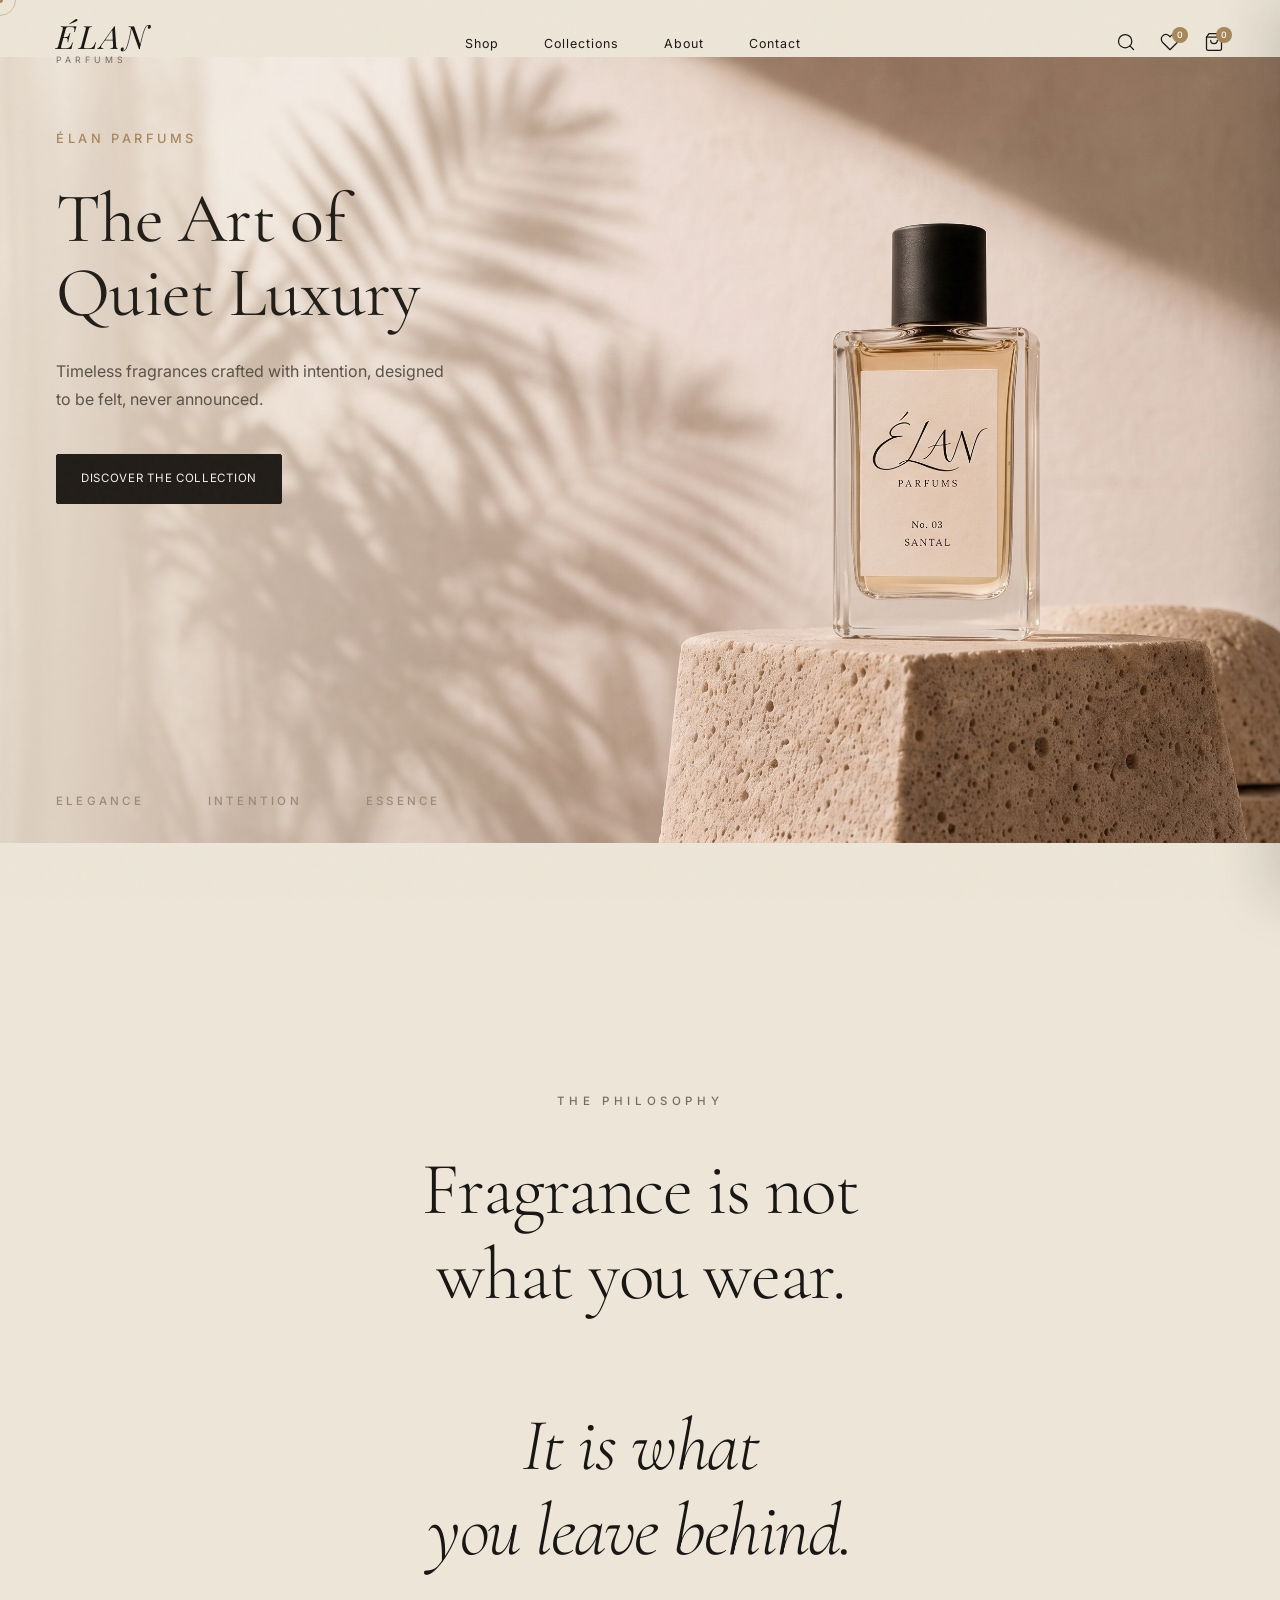
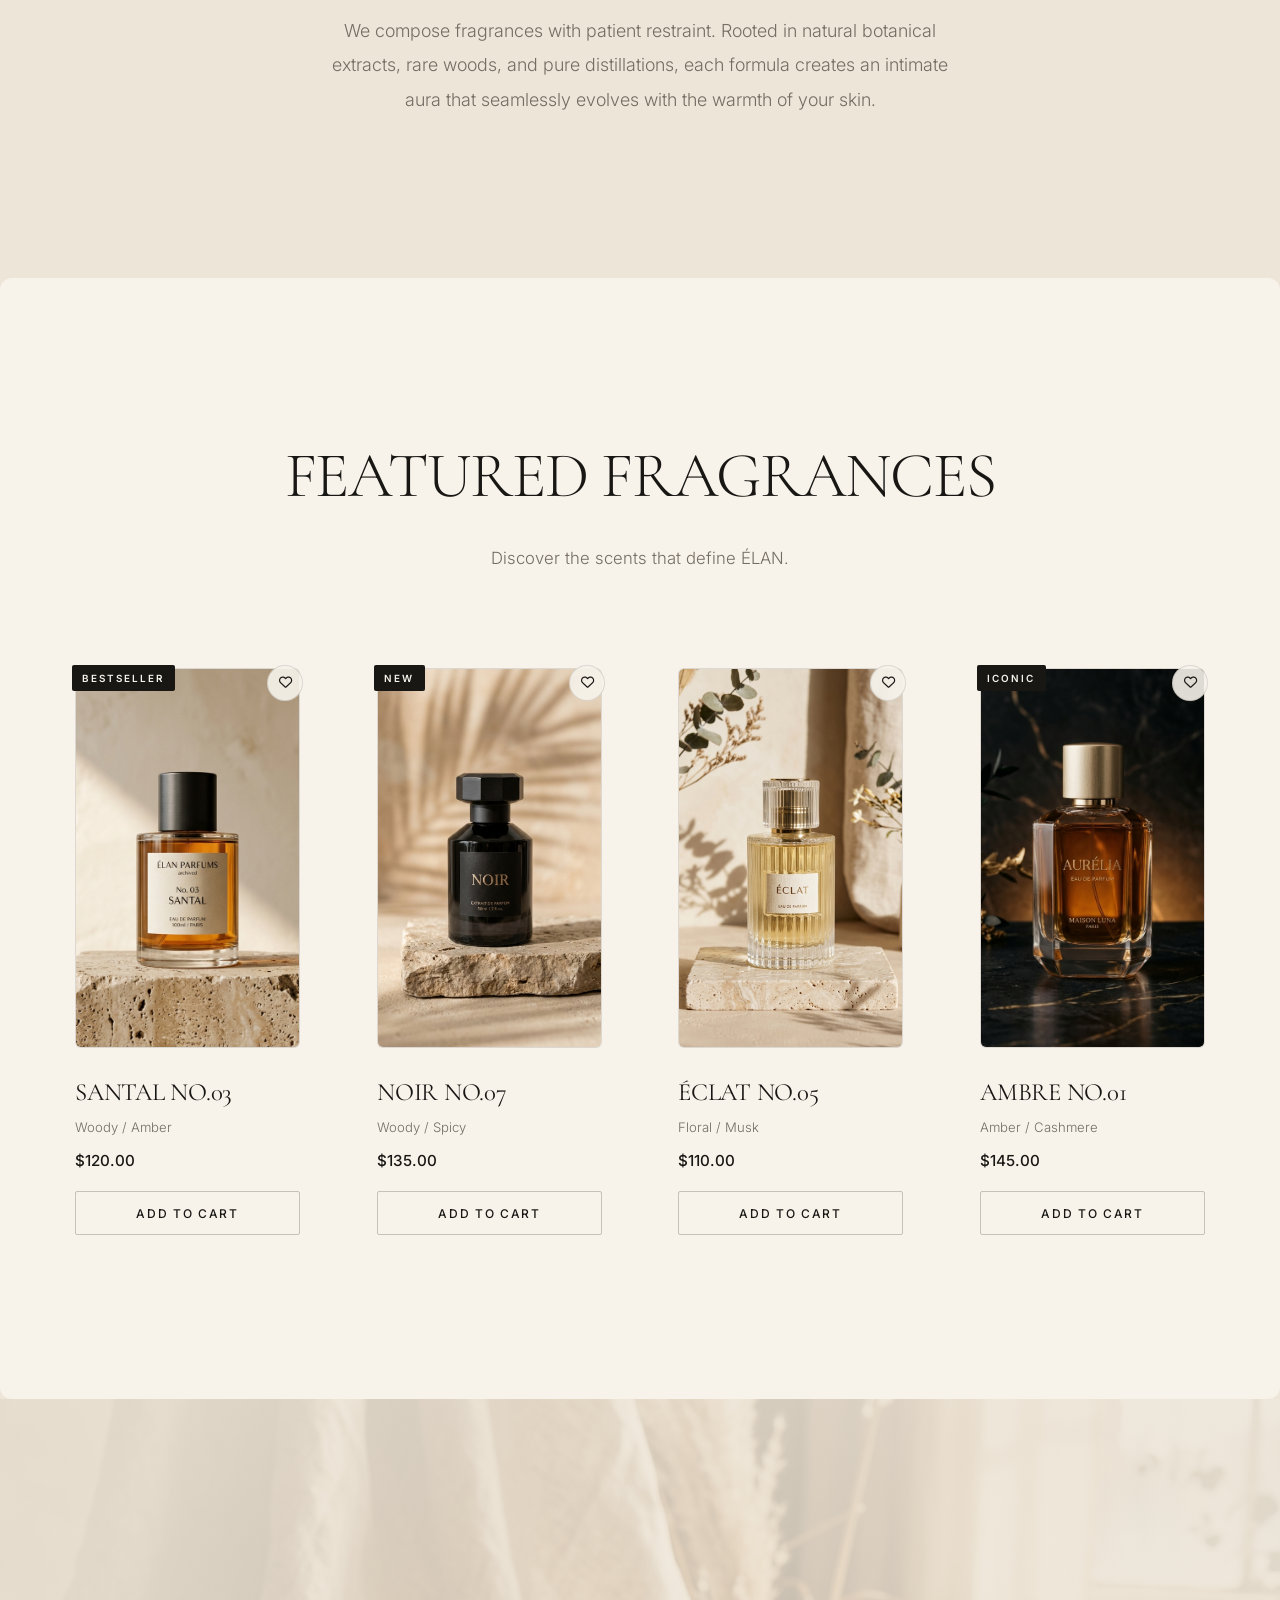
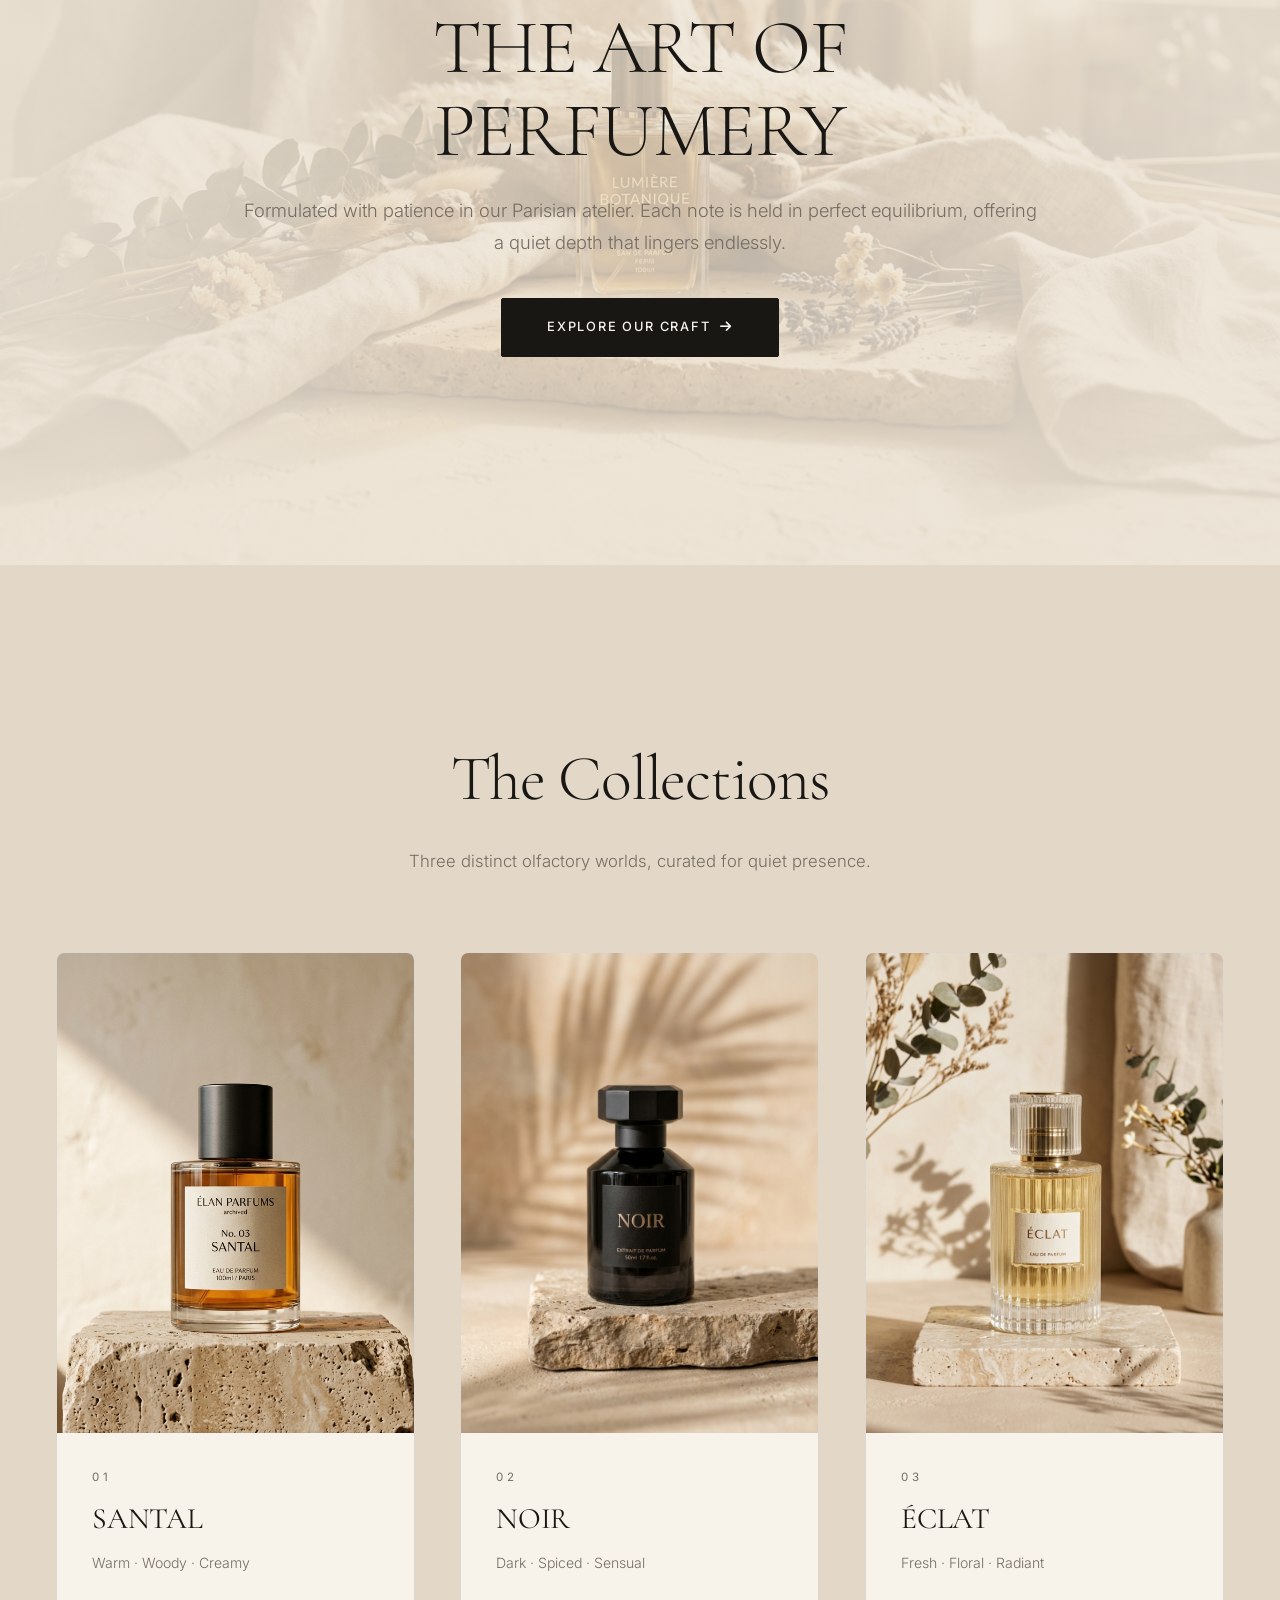
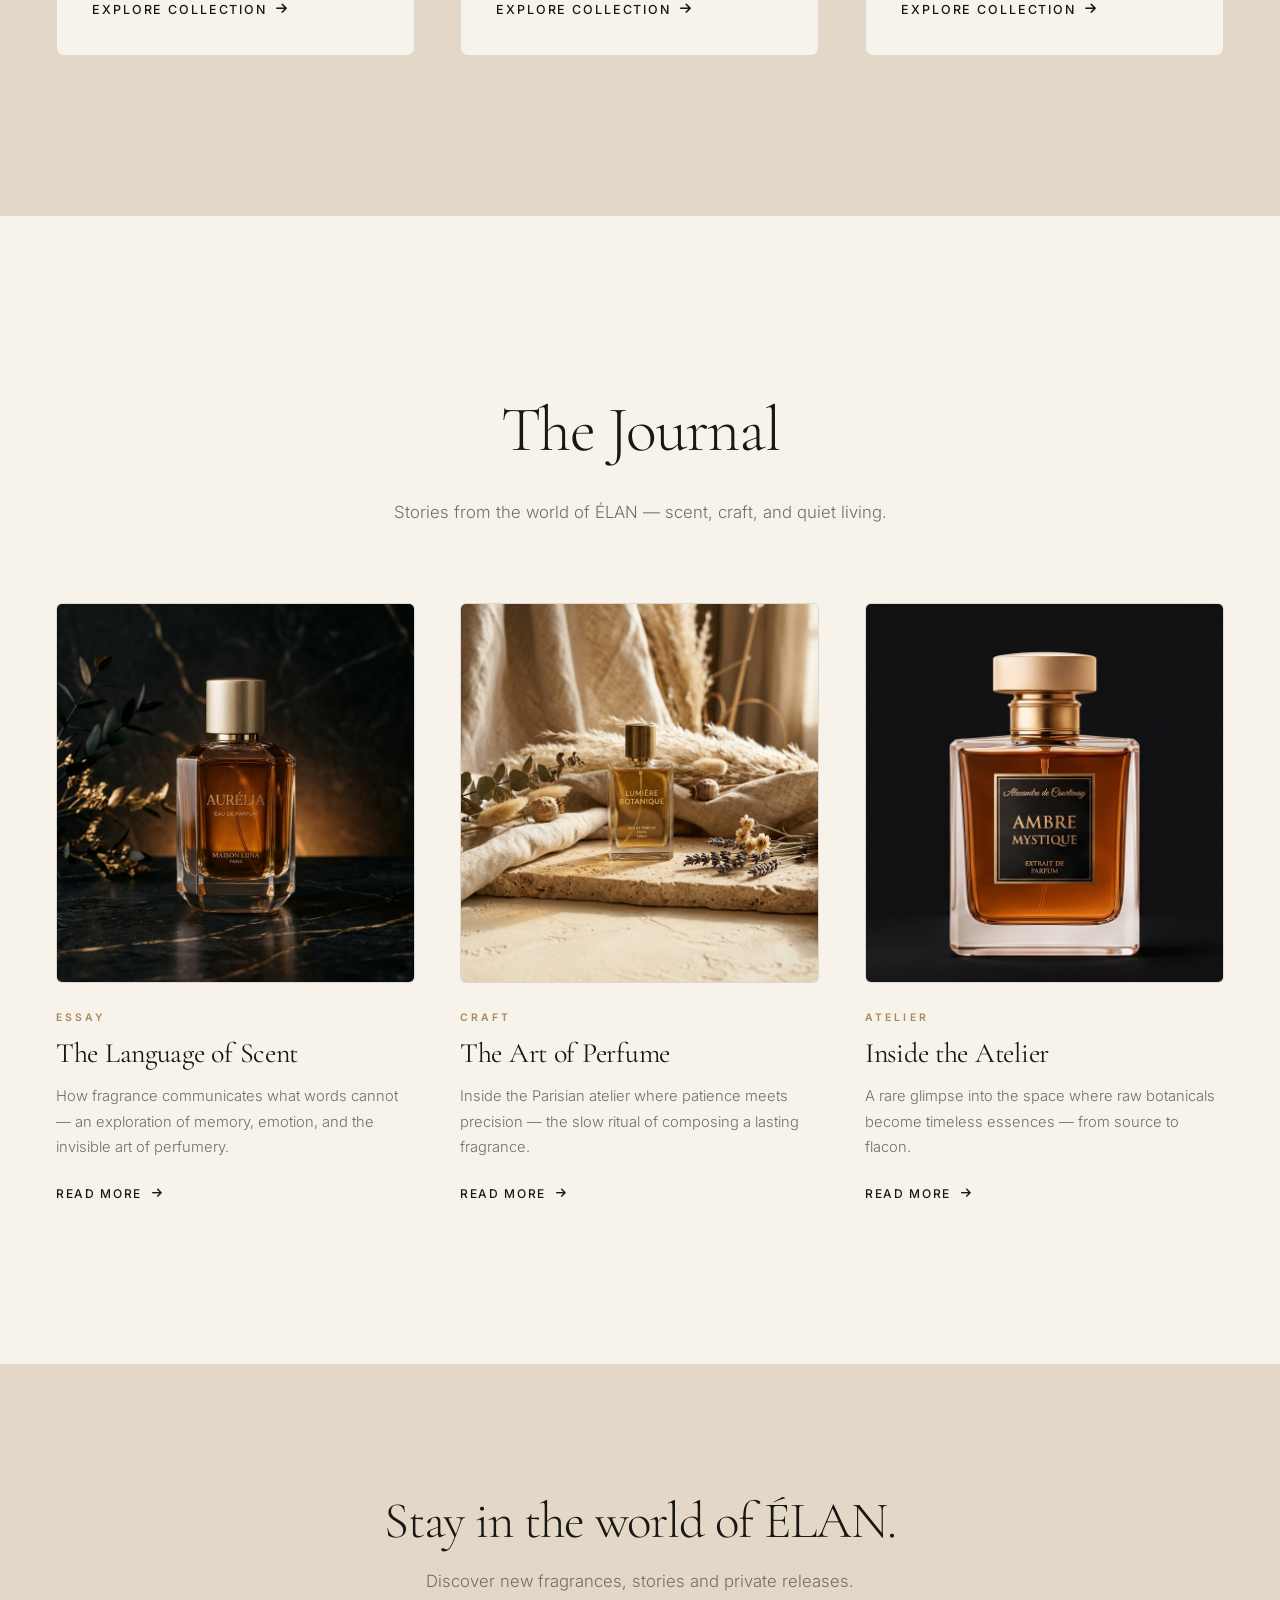
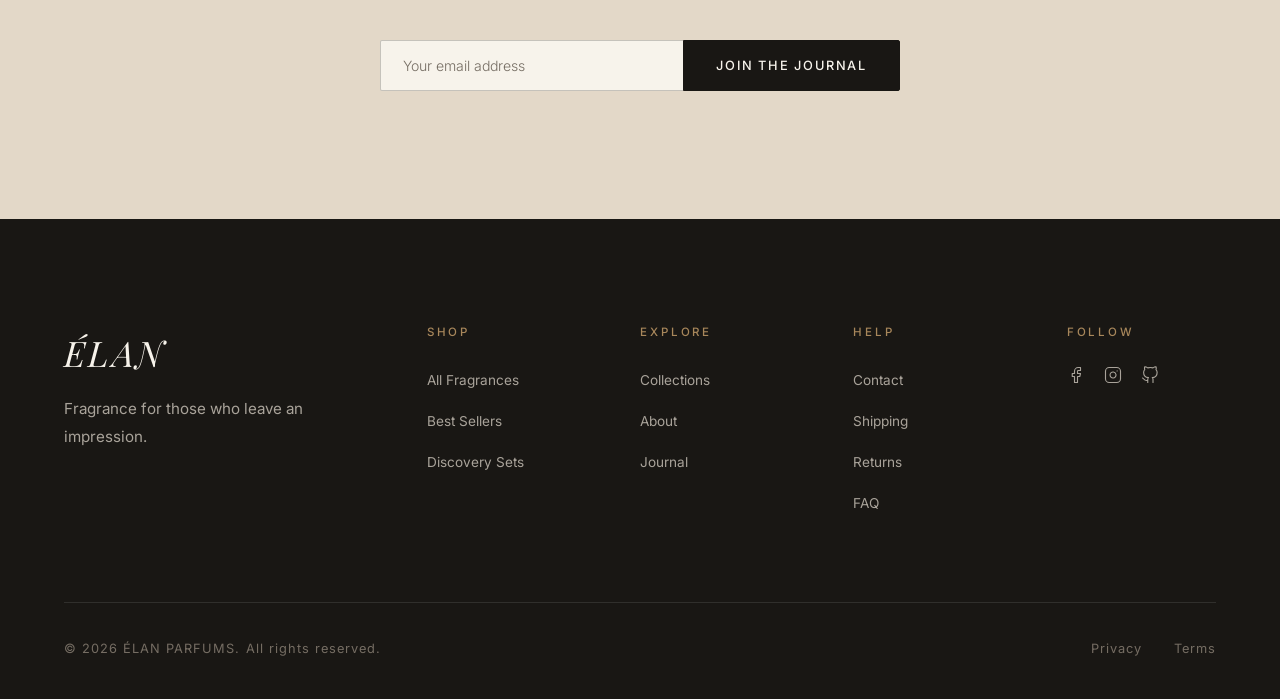
<file: index.html>
<!DOCTYPE html>
<html lang="en">
<head>
    <meta charset="UTF-8">
    <meta name="viewport" content="width=device-width, initial-scale=1.0">
    <title>ÉLAN PARFUMS | The Art of Quiet Luxury</title>
    <link rel="preconnect" href="https://fonts.googleapis.com">
    <link rel="preconnect" href="https://fonts.gstatic.com" crossorigin>
    <link href="https://fonts.googleapis.com/css2?family=Cormorant+Garamond:ital,wght@0,300;0,400;0,500;0,600;0,700;1,300;1,400;1,500;1,600&family=Inter:wght@300;400;500;600&family=Playfair+Display:ital,wght@0,400;0,500;0,600;1,400;1,500;1,600&display=swap" rel="stylesheet">
    <link rel="stylesheet" href="https://cdnjs.cloudflare.com/ajax/libs/font-awesome/6.7.1/css/all.min.css">
    <link rel="stylesheet" href="style.css">
</head>
<body>

    <!-- PRELOADER -->
    <div class="preloader" id="preloader" aria-live="polite">
        <div class="preloader-inner">
            <div class="preloader-brand">ÉLAN</div>
            <div class="preloader-subtitle">PARFUMS • PARIS</div>
            <div class="preloader-line"><span></span></div>
        </div>
    </div>

    <!-- CUSTOM CURSOR -->
    <div class="cursor cursor-dot" aria-hidden="true"></div>
    <div class="cursor cursor-ring" aria-hidden="true"></div>

    <!-- ================= GLOBAL NAVBAR ================= -->
    <header>
        <nav class="navbar">
            <div class="logo">
                <a href="index.html">
                    <h2 class="logo-script">ÉLAN</h2>
                    <p>PARFUMS</p>
                </a>
            </div>

            <ul class="nav-links">
                <li><a href="shop.html">Shop</a></li>
                <li><a href="collections.html">Collections</a></li>
                <li><a href="about.html">About</a></li>
                <li><a href="contact.html">Contact</a></li>
            </ul>

            <div class="nav-right">
                <button class="nav-icon-btn open-search" aria-label="Search">
                    <svg width="20" height="20" viewBox="0 0 24 24" fill="none" stroke="currentColor" stroke-width="1.5" stroke-linecap="round" stroke-linejoin="round"><circle cx="11" cy="11" r="8"/><line x1="21" y1="21" x2="16.65" y2="16.65"/></svg>
                </button>
                <a href="#" class="nav-icon-btn open-wishlist" aria-label="Wishlist">
                    <svg width="20" height="20" viewBox="0 0 24 24" fill="none" stroke="currentColor" stroke-width="1.5" stroke-linecap="round" stroke-linejoin="round"><path d="M20.84 4.61a5.5 5.5 0 0 0-7.78 0L12 5.67l-1.06-1.06a5.5 5.5 0 0 0-7.78 7.78l1.06 1.06L12 21.23l7.78-7.78 1.06-1.06a5.5 5.5 0 0 0 0-7.78z"/></svg>
                    <span class="nav-badge" id="wishlist-count">0</span>
                </a>
                <button class="nav-icon-btn open-cart" aria-label="Shopping Cart">
                    <svg width="20" height="20" viewBox="0 0 24 24" fill="none" stroke="currentColor" stroke-width="1.5" stroke-linecap="round" stroke-linejoin="round"><path d="M6 2L3 6v14a2 2 0 0 0 2 2h14a2 2 0 0 0 2-2V6l-3-4z"/><line x1="3" y1="6" x2="21" y2="6"/><path d="M16 10a4 4 0 0 1-8 0"/></svg>
                    <span class="nav-badge" id="cart-count">0</span>
                </button>
                <div class="hamburger" aria-label="Open mobile menu">
                    <span></span>
                    <span></span>
                    <span></span>
                </div>
            </div>
        </nav>
    </header>

    <!-- ================= CART SIDEBAR ================= -->
    <div class="cart-overlay" id="cart-overlay"></div>
    <div class="cart-sidebar" id="cart-sidebar">
        <div class="cart-header">
            <h3>Your Cart</h3>
            <button class="close-cart" aria-label="Close cart">&times;</button>
        </div>
        <div class="cart-items" id="cart-items">
            <div class="cart-empty">
                <i class="fas fa-shopping-cart"></i>
                <h3>Your cart is empty</h3>
                <p>Discover our signature fragrances to begin</p>
            </div>
        </div>
        <div class="cart-footer">
            <div class="cart-total">
                <h4>Total</h4>
                <span id="cart-total">$0.00</span>
            </div>
            <button class="btn-primary" id="checkout-btn">Proceed to Checkout</button>
        </div>
    </div>

    <!-- ================= SEARCH PANEL ================= -->
    <div class="search-overlay" id="search-overlay">
        <div class="search-container" role="dialog" aria-label="Search fragrances">
            <div class="lux-search-bar">
                <i class="fas fa-search lux-search-icon" aria-hidden="true"></i>
                <input type="text" id="search-input-field" placeholder="Search fragrances..." aria-label="Search fragrances" autocomplete="off" role="combobox" aria-expanded="false">
                <button class="close-search" aria-label="Close search">&times;</button>
            </div>
        </div>
    </div>

    <!-- ================= HERO SECTION ================= -->
    <section class="hero" id="home">
        <div class="hero-bg-image" aria-hidden="true"></div>
        <div class="hero-overlay" aria-hidden="true"></div>

        <div class="hero-content">
            <div class="hero-text">
                <span class="hero-label anim-hero-label">ÉLAN PARFUMS</span>
                <h1 class="anim-hero-heading">The Art of<br>Quiet Luxury</h1>
                <p class="hero-supporting-text anim-hero-desc">Timeless fragrances crafted with intention, designed to be felt, never announced.</p>
                <a href="shop.html" class="btn-primary hero-btn anim-hero-btn">Discover the Collection</a>
            </div>

            <div class="hero-footer-words anim-hero-words" aria-hidden="true">
                <span>ELEGANCE</span>
                <span>INTENTION</span>
                <span>ESSENCE</span>
            </div>
        </div>
    </section>

    <!-- ================= PHILOSOPHY SECTION ================= -->
    <section class="philosophy-section reveal reveal-up" id="philosophy">
        <div class="philosophy-content">
            <span class="philosophy-label">THE PHILOSOPHY</span>
            <h2 class="philosophy-heading">
                Fragrance is not<br>what you wear.<br><br>
                <span>It is what<br>you leave behind.</span>
            </h2>
            <p class="philosophy-text">
                We compose fragrances with patient restraint. Rooted in natural botanical extracts, rare woods, and pure distillations, each formula creates an intimate aura that seamlessly evolves with the warmth of your skin.
            </p>
        </div>
    </section>

    <!-- ================= FEATURED FRAGRANCES SECTION ================= -->
    <section class="featured-fragrances" id="featured">
        <div class="section-header reveal reveal-up">
            <h2>FEATURED FRAGRANCES</h2>
            <p>Discover the scents that define ÉLAN.</p>
        </div>

        <div class="products-grid-clean">
            <!-- Product 1 -->
            <div class="clean-product-card product-card reveal reveal-up" data-id="santal-no03" data-category="unisex">
                <span class="clean-product-badge">BESTSELLER</span>
                <button class="clean-wishlist-btn wishlist-btn" aria-label="Add Santal No.03 to wishlist">
                    <i class="far fa-heart"></i>
                </button>
                <a class="clean-product-link" href="product.html?id=santal-no03" aria-label="View Santal No.03">
                    <div class="clean-product-image product-image">
                        <img src="Images/elan-hero.jpg" alt="Santal No.03 luxury perfume bottle">
                    </div>
                    <h3>SANTAL NO.03</h3>
                    <p class="clean-product-family">Woody / Amber</p>
                    <div class="clean-product-price product-price">$120.00</div>
                </a>
                <button class="clean-cart-btn cart-btn">Add to Cart</button>
            </div>

            <!-- Product 2 -->
            <div class="clean-product-card product-card reveal reveal-up" data-id="noir-no07" data-category="men">
                <span class="clean-product-badge">NEW</span>
                <button class="clean-wishlist-btn wishlist-btn" aria-label="Add Noir No.07 to wishlist">
                    <i class="far fa-heart"></i>
                </button>
                <a class="clean-product-link" href="product.html?id=noir-no07" aria-label="View Noir No.07">
                    <div class="clean-product-image product-image">
                        <img src="Images/elan-noir.jpg" alt="Noir No.07 luxury perfume bottle">
                    </div>
                    <h3>NOIR NO.07</h3>
                    <p class="clean-product-family">Woody / Spicy</p>
                    <div class="clean-product-price product-price">$135.00</div>
                </a>
                <button class="clean-cart-btn cart-btn">Add to Cart</button>
            </div>

            <!-- Product 3 -->
            <div class="clean-product-card product-card reveal reveal-up" data-id="eclat-no05" data-category="women">
                <button class="clean-wishlist-btn wishlist-btn" aria-label="Add Éclat No.05 to wishlist">
                    <i class="far fa-heart"></i>
                </button>
                <a class="clean-product-link" href="product.html?id=eclat-no05" aria-label="View Éclat No.05">
                    <div class="clean-product-image product-image">
                        <img src="Images/elan-eclat.jpg" alt="Éclat No.05 luxury perfume bottle">
                    </div>
                    <h3>ÉCLAT NO.05</h3>
                    <p class="clean-product-family">Floral / Musk</p>
                    <div class="clean-product-price product-price">$110.00</div>
                </a>
                <button class="clean-cart-btn cart-btn">Add to Cart</button>
            </div>

            <!-- Product 4 -->
            <div class="clean-product-card product-card reveal reveal-up" data-id="ambre-no01" data-category="unisex">
                <span class="clean-product-badge">ICONIC</span>
                <button class="clean-wishlist-btn wishlist-btn" aria-label="Add Ambre No.01 to wishlist">
                    <i class="far fa-heart"></i>
                </button>
                <a class="clean-product-link" href="product.html?id=ambre-no01" aria-label="View Ambre No.01">
                    <div class="clean-product-image product-image">
                        <img src="Images/brand-story.jpg" alt="Ambre No.01 luxury perfume bottle">
                    </div>
                    <h3>AMBRE NO.01</h3>
                    <p class="clean-product-family">Amber / Cashmere</p>
                    <div class="clean-product-price product-price">$145.00</div>
                </a>
                <button class="clean-cart-btn cart-btn">Add to Cart</button>
            </div>
        </div>
    </section>

    <!-- ================= EDITORIAL PARALLAX SECTION ================= -->
    <section class="editorial-parallax-banner reveal reveal-up" aria-label="The Art of Perfumery">
        <div class="parallax-banner-content">
            <h2>THE ART OF<br>PERFUMERY</h2>
            <p>Formulated with patience in our Parisian atelier. Each note is held in perfect equilibrium, offering a quiet depth that lingers endlessly.</p>
            <a href="about.html" class="btn-primary">EXPLORE OUR CRAFT <i class="fas fa-arrow-right"></i></a>
        </div>
    </section>

    <!-- ================= COLLECTIONS TRIPTYCH ================= -->
    <section class="home-collections-section" id="collections">
        <div class="section-header reveal reveal-up">
            <h2>The Collections</h2>
            <p>Three distinct olfactory worlds, curated for quiet presence.</p>
        </div>

        <div class="collection-triptych">
            <!-- Card 01: SANTAL -->
            <div class="editorial-card reveal reveal-up">
                <div class="editorial-card-image">
                    <img src="Images/elan-hero.jpg" alt="ÉLAN SANTAL collection">
                </div>
                <div class="editorial-card-content">
                    <span class="editorial-card-num">01</span>
                    <h3>SANTAL</h3>
                    <p class="editorial-card-notes">Warm · Woody · Creamy</p>
                    <a href="collections.html" class="card-explore">Explore Collection <i class="fas fa-arrow-right"></i></a>
                </div>
            </div>

            <!-- Card 02: NOIR -->
            <div class="editorial-card reveal reveal-up">
                <div class="editorial-card-image">
                    <img src="Images/elan-noir.jpg" alt="ÉLAN NOIR collection">
                </div>
                <div class="editorial-card-content">
                    <span class="editorial-card-num">02</span>
                    <h3>NOIR</h3>
                    <p class="editorial-card-notes">Dark · Spiced · Sensual</p>
                    <a href="collections.html" class="card-explore">Explore Collection <i class="fas fa-arrow-right"></i></a>
                </div>
            </div>

            <!-- Card 03: ÉCLAT -->
            <div class="editorial-card reveal reveal-up">
                <div class="editorial-card-image">
                    <img src="Images/elan-eclat.jpg" alt="ÉLAN ÉCLAT collection">
                </div>
                <div class="editorial-card-content">
                    <span class="editorial-card-num">03</span>
                    <h3>ÉCLAT</h3>
                    <p class="editorial-card-notes">Fresh · Floral · Radiant</p>
                    <a href="collections.html" class="card-explore">Explore Collection <i class="fas fa-arrow-right"></i></a>
                </div>
            </div>
        </div>
    </section>

    <!-- ================= JOURNAL SECTION ================= -->
    <section class="journal-section" id="journal">
        <div class="journal-container">
            <div class="section-header reveal reveal-up">
                <h2>The Journal</h2>
                <p>Stories from the world of ÉLAN — scent, craft, and quiet living.</p>
            </div>

            <div class="journal-grid">
                <!-- Article 01 -->
                <article class="journal-card reveal reveal-up">
                    <div class="journal-card-image">
                        <img src="Images/brand-story.jpg" alt="The Language of Scent editorial">
                    </div>
                    <div class="journal-card-content">
                        <span class="journal-card-category">ESSAY</span>
                        <h3>The Language of Scent</h3>
                        <p>How fragrance communicates what words cannot — an exploration of memory, emotion, and the invisible art of perfumery.</p>
                        <a href="#" class="journal-read-more">Read More <i class="fas fa-arrow-right"></i></a>
                    </div>
                </article>

                <!-- Article 02 -->
                <article class="journal-card reveal reveal-up">
                    <div class="journal-card-image">
                        <img src="Images/elan-presence.jpg" alt="The Art of Perfume editorial">
                    </div>
                    <div class="journal-card-content">
                        <span class="journal-card-category">CRAFT</span>
                        <h3>The Art of Perfume</h3>
                        <p>Inside the Parisian atelier where patience meets precision — the slow ritual of composing a lasting fragrance.</p>
                        <a href="#" class="journal-read-more">Read More <i class="fas fa-arrow-right"></i></a>
                    </div>
                </article>

                <!-- Article 03 -->
                <article class="journal-card reveal reveal-up">
                    <div class="journal-card-image">
                        <img src="Images/1.jpeg" alt="Inside the Atelier editorial">
                    </div>
                    <div class="journal-card-content">
                        <span class="journal-card-category">ATELIER</span>
                        <h3>Inside the Atelier</h3>
                        <p>A rare glimpse into the space where raw botanicals become timeless essences — from source to flacon.</p>
                        <a href="#" class="journal-read-more">Read More <i class="fas fa-arrow-right"></i></a>
                    </div>
                </article>
            </div>
        </div>
    </section>

    <!-- ================= NEWSLETTER SECTION ================= -->
    <section class="newsletter-section">
        <div class="newsletter-container reveal reveal-up">
            <h2>Stay in the world of ÉLAN.</h2>
            <p>Discover new fragrances, stories and private releases.</p>
            <form class="newsletter-form" onsubmit="event.preventDefault(); this.querySelector('button').textContent='WELCOME'; this.querySelector('input').value=''; setTimeout(()=>this.querySelector('button').textContent='JOIN THE JOURNAL',2000);">
                <input type="email" placeholder="Your email address" required aria-label="Email address">
                <button type="submit" class="btn-primary">JOIN THE JOURNAL</button>
            </form>
        </div>
    </section>

    <!-- ================= GLOBAL FOOTER ================= -->
    <footer class="global-footer">
        <div class="footer-content">
            <div class="footer-brand">
                <h2>ÉLAN</h2>
                <p>Fragrance for those who leave an impression.</p>
            </div>

            <div class="footer-col">
                <h4>SHOP</h4>
                <ul>
                    <li><a href="shop.html">All Fragrances</a></li>
                    <li><a href="shop.html">Best Sellers</a></li>
                    <li><a href="shop.html">Discovery Sets</a></li>
                </ul>
            </div>

            <div class="footer-col">
                <h4>EXPLORE</h4>
                <ul>
                    <li><a href="collections.html">Collections</a></li>
                    <li><a href="about.html">About</a></li>
                    <li><a href="index.html#journal">Journal</a></li>
                </ul>
            </div>

            <div class="footer-col">
                <h4>HELP</h4>
                <ul>
                    <li><a href="contact.html">Contact</a></li>
                    <li><a href="contact.html">Shipping</a></li>
                    <li><a href="contact.html">Returns</a></li>
                    <li><a href="contact.html">FAQ</a></li>
                </ul>
            </div>

            <div class="footer-col">
                <h4>FOLLOW</h4>
                <div class="footer-social-icons">
                    <a href="https://www.facebook.com/sandeep.bhashma" target="_blank" rel="noopener noreferrer" aria-label="Facebook">
                        <svg width="18" height="18" viewBox="0 0 24 24" fill="none" stroke="currentColor" stroke-width="1.5" stroke-linecap="round" stroke-linejoin="round"><path d="M18 2h-3a5 5 0 0 0-5 5v3H7v4h3v8h4v-8h3l1-4h-4V7a1 1 0 0 1 1-1h3z"/></svg>
                    </a>
                    <a href="https://www.instagram.com/sandeep.bhasma/" target="_blank" rel="noopener noreferrer" aria-label="Instagram">
                        <svg width="18" height="18" viewBox="0 0 24 24" fill="none" stroke="currentColor" stroke-width="1.5" stroke-linecap="round" stroke-linejoin="round"><rect x="2" y="2" width="20" height="20" rx="5" ry="5"/><path d="M16 11.37A4 4 0 1 1 12.63 8 4 4 0 0 1 16 11.37z"/><line x1="17.5" y1="6.5" x2="17.51" y2="6.5"/></svg>
                    </a>
                    <a href="https://github.com/sandeepbhasma77-oss" target="_blank" rel="noopener noreferrer" aria-label="GitHub">
                        <svg width="18" height="18" viewBox="0 0 24 24" fill="none" stroke="currentColor" stroke-width="1.5" stroke-linecap="round" stroke-linejoin="round"><path d="M9 19c-5 1.5-5-2.5-7-3m14 6v-3.87a3.37 3.37 0 0 0-.94-2.61c3.14-.35 6.44-1.54 6.44-7A5.44 5.44 0 0 0 20 4.77 5.07 5.07 0 0 0 19.91 1S18.73.65 16 2.48a13.38 13.38 0 0 0-7 0C6.27.65 5.09 1 5.09 1A5.07 5.07 0 0 0 5 4.77a5.44 5.44 0 0 0-1.5 3.78c0 5.42 3.3 6.61 6.44 7A3.37 3.37 0 0 0 9 18.13V22"/></svg>
                    </a>
                </div>
            </div>
        </div>

        <div class="footer-bottom-quiet">
            <p>&copy; 2026 ÉLAN PARFUMS. All rights reserved.</p>
            <div class="footer-bottom-links">
                <a href="#">Privacy</a>
                <a href="#">Terms</a>
            </div>
        </div>
    </footer>

    <script src="products.js"></script>
    <script src="script.js"></script>
</body>
</html>
</file>
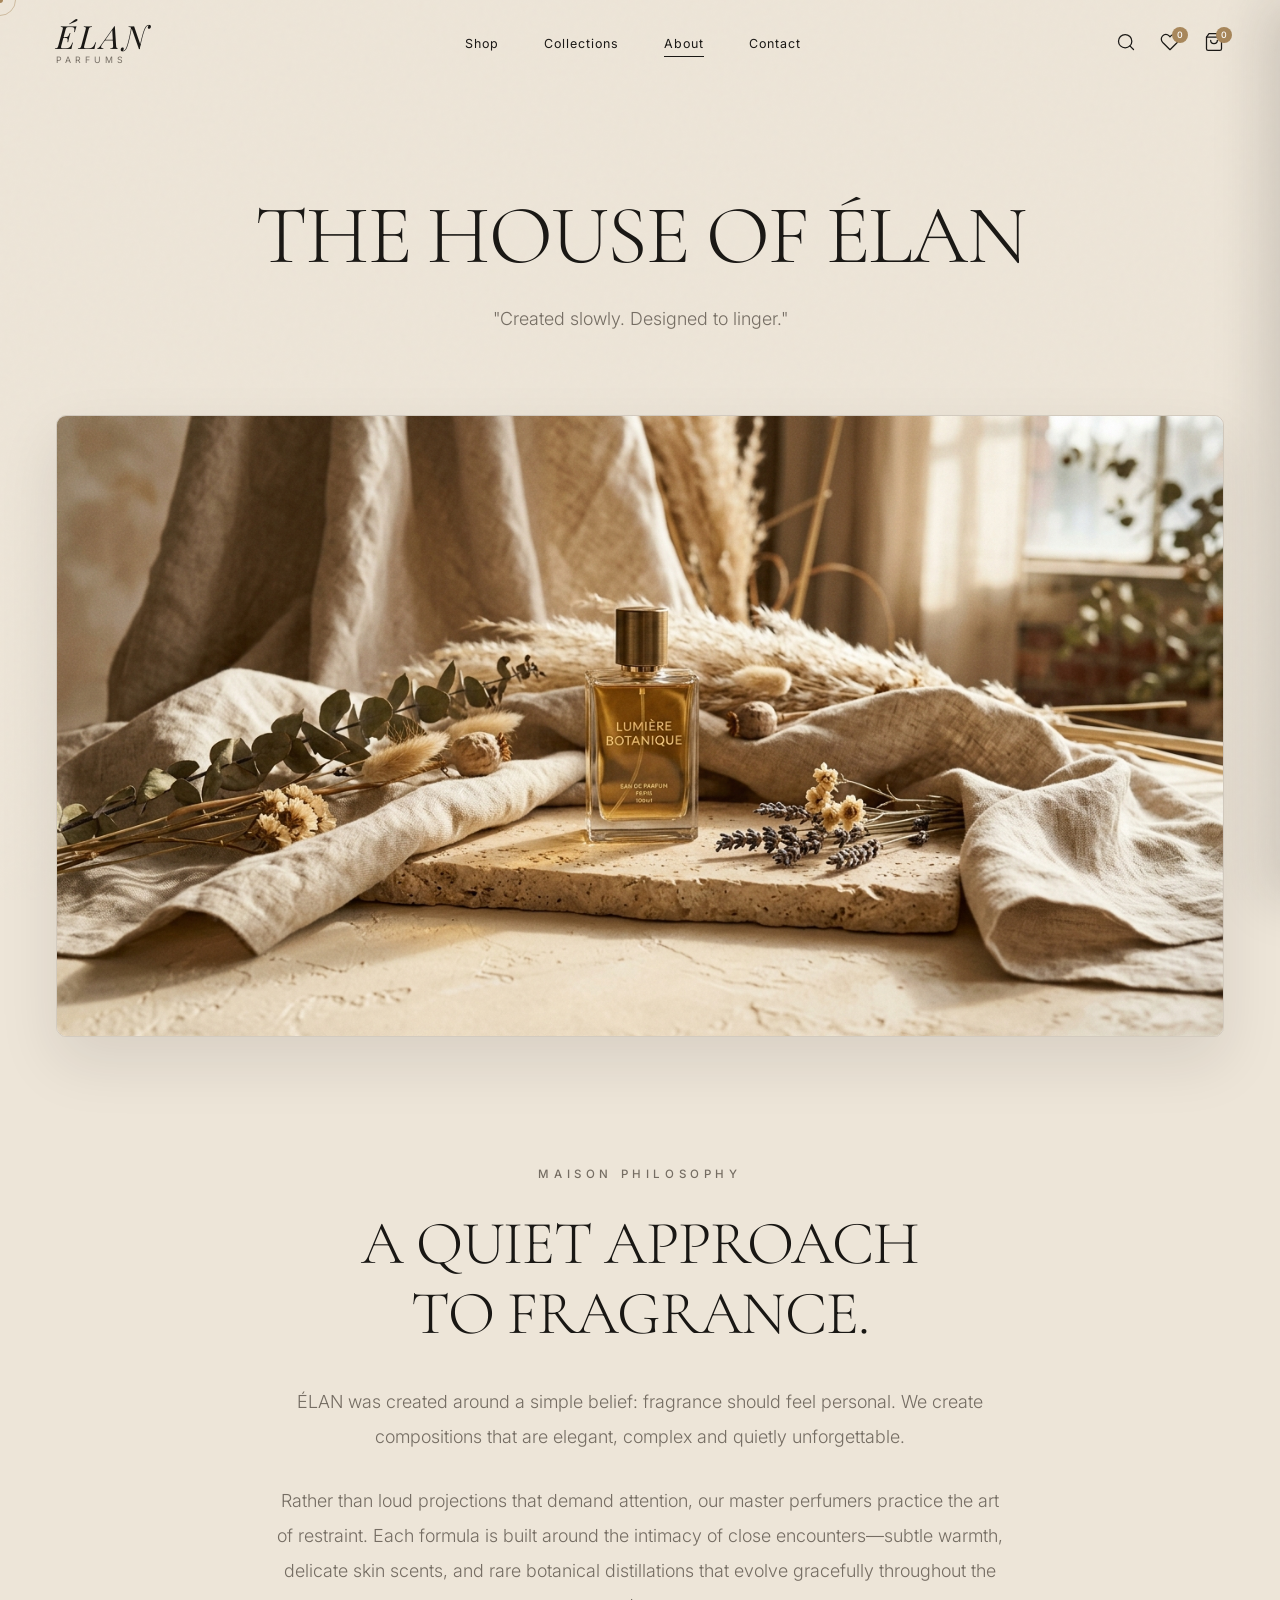
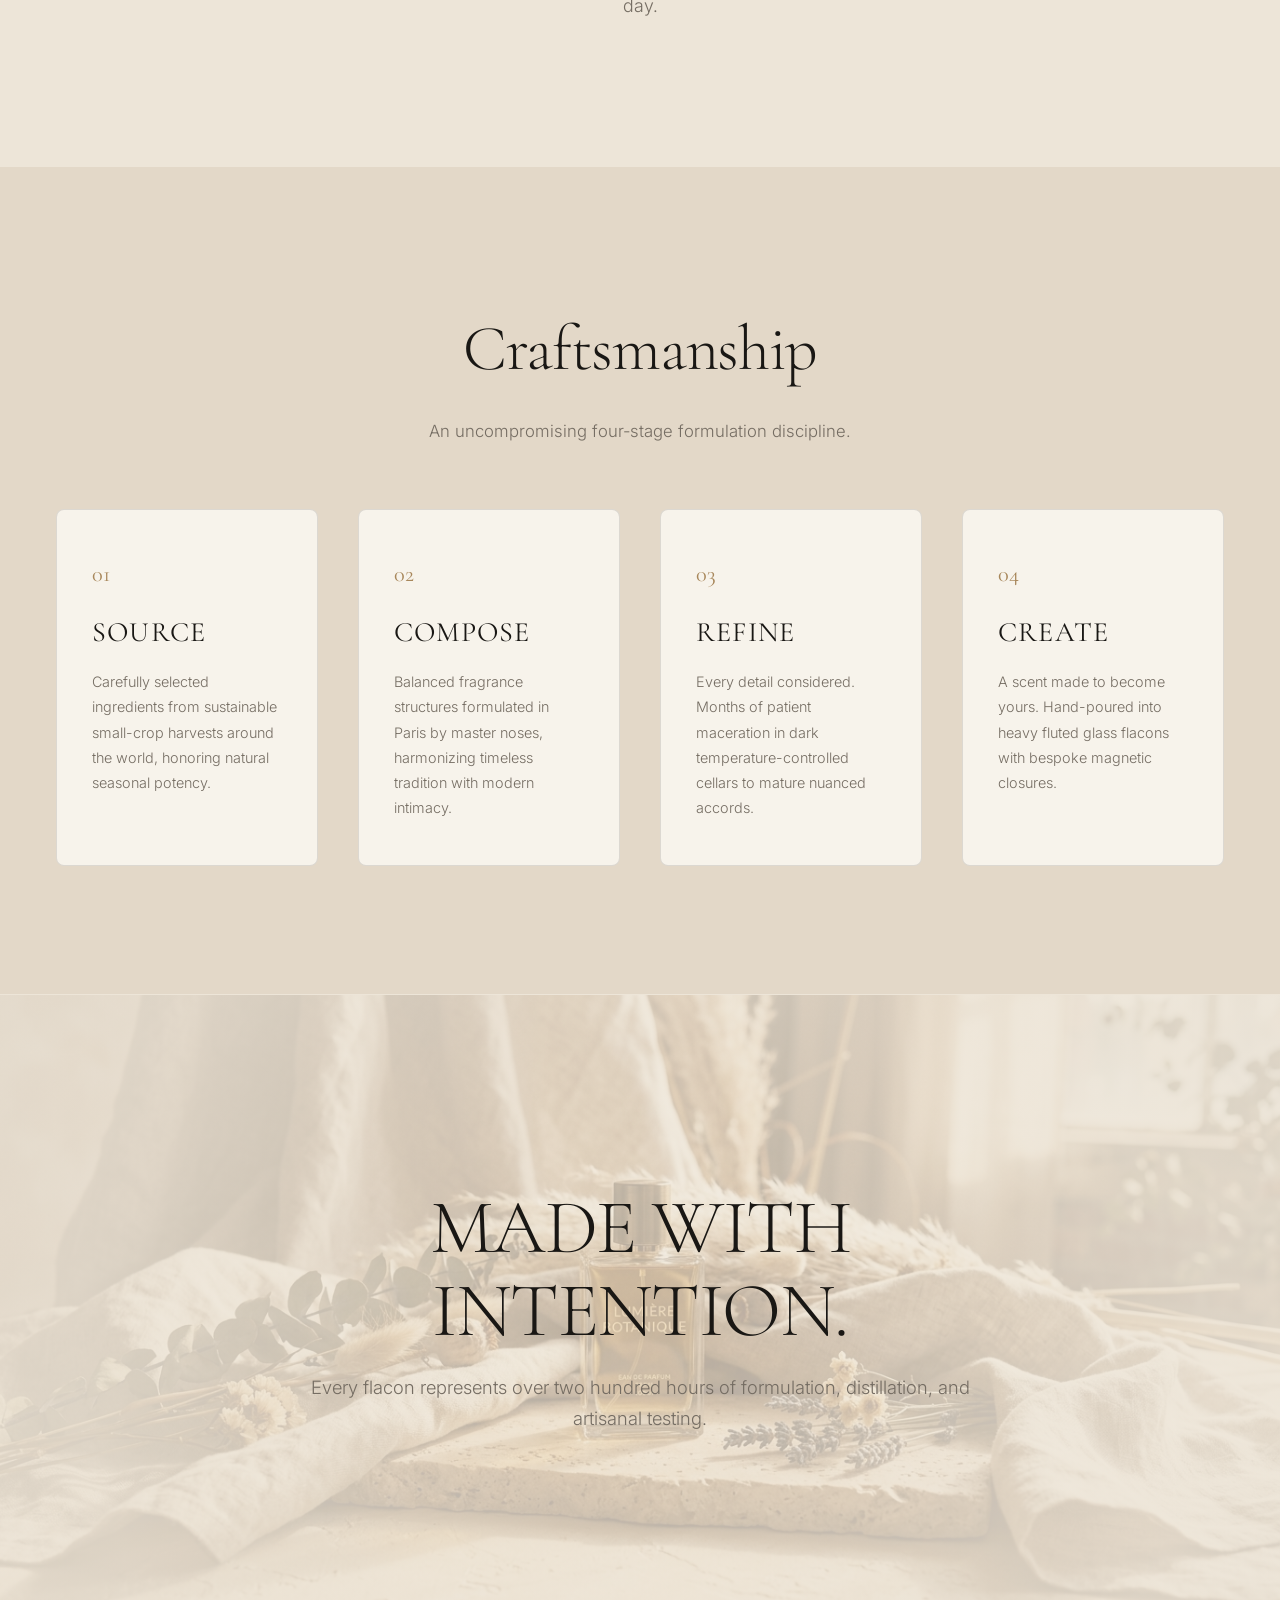
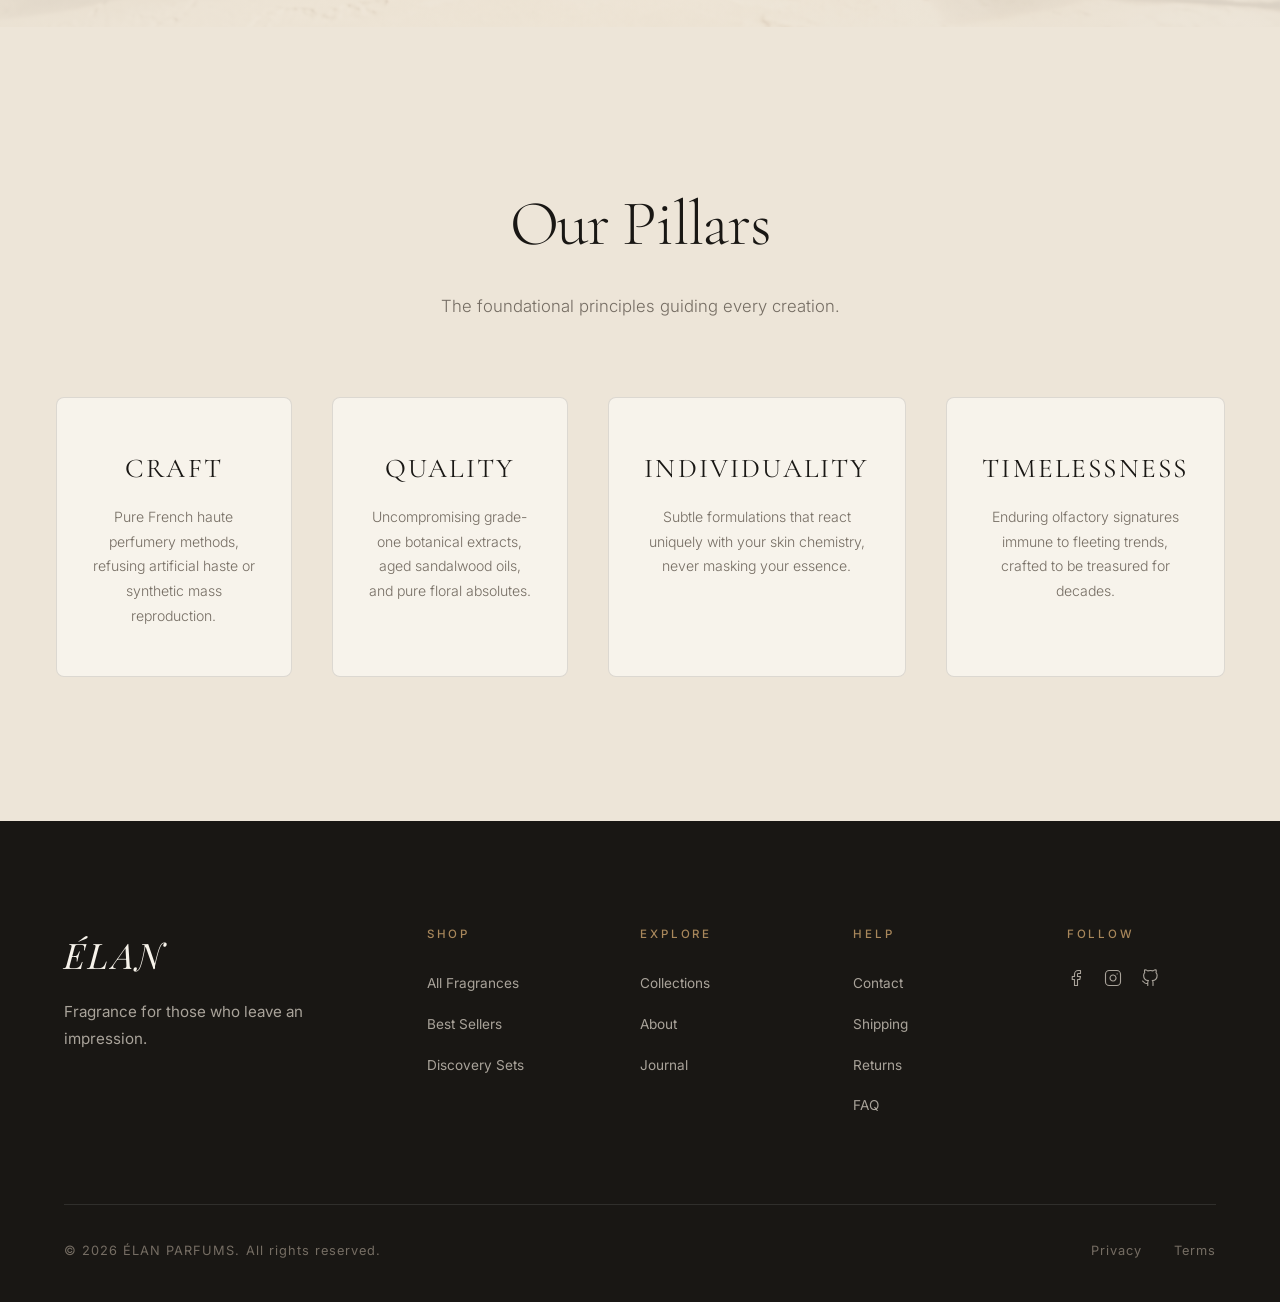
<file: about.html>
<!DOCTYPE html>
<html lang="en">
<head>
    <meta charset="UTF-8">
    <meta name="viewport" content="width=device-width, initial-scale=1.0">
    <title>The House of ÉLAN | About Us</title>
    <link rel="preconnect" href="https://fonts.googleapis.com">
    <link rel="preconnect" href="https://fonts.gstatic.com" crossorigin>
    <link href="https://fonts.googleapis.com/css2?family=Cormorant+Garamond:ital,wght@0,300;0,400;0,500;0,600;0,700;1,300;1,400;1,500;1,600&family=Inter:wght@300;400;500;600&family=Playfair+Display:ital,wght@0,400;0,500;0,600;0,700&display=swap" rel="stylesheet">
    <link rel="stylesheet" href="https://cdnjs.cloudflare.com/ajax/libs/font-awesome/6.7.1/css/all.min.css">
    <link rel="stylesheet" href="style.css">
</head>
<body>

    <!-- PRELOADER -->
    <div class="preloader" id="preloader" aria-live="polite">
        <div class="preloader-inner">
            <div class="preloader-brand">ÉLAN</div>
            <div class="preloader-subtitle">PARFUMS • PARIS</div>
            <div class="preloader-line"><span></span></div>
        </div>
    </div>

    <!-- CUSTOM CURSOR -->
    <div class="cursor cursor-dot" aria-hidden="true"></div>
    <div class="cursor cursor-ring" aria-hidden="true"></div>

    <!-- ================= GLOBAL NAVBAR ================= -->
    <header>
        <nav class="navbar">
            <div class="logo">
                <a href="index.html">
                    <h2 class="logo-script">ÉLAN</h2>
                    <p>PARFUMS</p>
                </a>
            </div>

            <ul class="nav-links">
                <li><a href="shop.html">Shop</a></li>
                <li><a href="collections.html">Collections</a></li>
                <li><a href="about.html">About</a></li>
                <li><a href="contact.html">Contact</a></li>
            </ul>

            <div class="nav-right">
                <button class="nav-icon-btn open-search" aria-label="Search">
                    <svg width="20" height="20" viewBox="0 0 24 24" fill="none" stroke="currentColor" stroke-width="1.5" stroke-linecap="round" stroke-linejoin="round"><circle cx="11" cy="11" r="8"/><line x1="21" y1="21" x2="16.65" y2="16.65"/></svg>
                </button>
                <a href="#" class="nav-icon-btn open-wishlist" aria-label="Wishlist">
                    <svg width="20" height="20" viewBox="0 0 24 24" fill="none" stroke="currentColor" stroke-width="1.5" stroke-linecap="round" stroke-linejoin="round"><path d="M20.84 4.61a5.5 5.5 0 0 0-7.78 0L12 5.67l-1.06-1.06a5.5 5.5 0 0 0-7.78 7.78l1.06 1.06L12 21.23l7.78-7.78 1.06-1.06a5.5 5.5 0 0 0 0-7.78z"/></svg>
                    <span class="nav-badge" id="wishlist-count">0</span>
                </a>
                <button class="nav-icon-btn open-cart" aria-label="Shopping Cart">
                    <svg width="20" height="20" viewBox="0 0 24 24" fill="none" stroke="currentColor" stroke-width="1.5" stroke-linecap="round" stroke-linejoin="round"><path d="M6 2L3 6v14a2 2 0 0 0 2 2h14a2 2 0 0 0 2-2V6l-3-4z"/><line x1="3" y1="6" x2="21" y2="6"/><path d="M16 10a4 4 0 0 1-8 0"/></svg>
                    <span class="nav-badge" id="cart-count">0</span>
                </button>
                <div class="hamburger" aria-label="Open mobile menu">
                    <span></span>
                    <span></span>
                    <span></span>
                </div>
            </div>
        </nav>
    </header>

    <!-- ================= CART SIDEBAR ================= -->
    <div class="cart-overlay" id="cart-overlay"></div>
    <div class="cart-sidebar" id="cart-sidebar">
        <div class="cart-header">
            <h3>Your Cart</h3>
            <button class="close-cart" aria-label="Close cart">&times;</button>
        </div>
        <div class="cart-items" id="cart-items">
            <div class="cart-empty">
                <i class="fas fa-shopping-cart"></i>
                <h3>Your cart is empty</h3>
                <p>Discover our signature fragrances to begin</p>
            </div>
        </div>
        <div class="cart-footer">
            <div class="cart-total">
                <h4>Total</h4>
                <span id="cart-total">$0.00</span>
            </div>
            <button class="btn-primary" id="checkout-btn">Proceed to Checkout</button>
        </div>
    </div>

    <!-- ================= SEARCH PANEL ================= -->
    <div class="search-overlay" id="search-overlay">
        <div class="search-container" role="dialog" aria-label="Search fragrances">
            <div class="lux-search-bar">
                <i class="fas fa-search lux-search-icon" aria-hidden="true"></i>
                <input type="text" id="search-input-field" placeholder="Search fragrances..." aria-label="Search fragrances" autocomplete="off" role="combobox" aria-expanded="false">
                <button class="close-search" aria-label="Close search">&times;</button>
            </div>
        </div>
    </div>

    <!-- ================= PAGE HEADER ================= -->
    <section class="page-header-editorial">
        <h1>THE HOUSE OF ÉLAN</h1>
        <p>"Created slowly. Designed to linger."</p>
    </section>

    <!-- ================= ABOUT HERO IMAGE ================= -->
    <div class="about-hero-image-section reveal reveal-scale">
        <div class="about-hero-image-wrap">
            <img src="Images/elan-presence.jpg" alt="Maison ÉLAN atelier and natural botanicals">
        </div>
    </div>

    <!-- ================= OUR STORY ================= -->
    <section class="about-story-section reveal reveal-up" id="story">
        <span class="story-tag">MAISON PHILOSOPHY</span>
        <h2>A QUIET APPROACH<br>TO FRAGRANCE.</h2>
        <p>
            ÉLAN was created around a simple belief: fragrance should feel personal. We create compositions that are elegant, complex and quietly unforgettable.
        </p>
        <p>
            Rather than loud projections that demand attention, our master perfumers practice the art of restraint. Each formula is built around the intimacy of close encounters—subtle warmth, delicate skin scents, and rare botanical distillations that evolve gracefully throughout the day.
        </p>
    </section>

    <!-- ================= 4-STEP CRAFTSMANSHIP (HORIZONTAL) ================= -->
    <section class="craftsmanship-horizontal-section reveal reveal-up" id="craftsmanship">
        <div class="craftsmanship-horizontal-container">
            <div class="section-header" style="margin-bottom: 2rem;">
                <h2>Craftsmanship</h2>
                <p>An uncompromising four-stage formulation discipline.</p>
            </div>

            <div class="craftsmanship-steps-grid">
                <!-- Step 01 -->
                <div class="craftsmanship-step-card reveal reveal-up">
                    <div class="craftsmanship-step-num">01</div>
                    <h3>SOURCE</h3>
                    <p>Carefully selected ingredients from sustainable small-crop harvests around the world, honoring natural seasonal potency.</p>
                </div>

                <!-- Step 02 -->
                <div class="craftsmanship-step-card reveal reveal-up">
                    <div class="craftsmanship-step-num">02</div>
                    <h3>COMPOSE</h3>
                    <p>Balanced fragrance structures formulated in Paris by master noses, harmonizing timeless tradition with modern intimacy.</p>
                </div>

                <!-- Step 03 -->
                <div class="craftsmanship-step-card reveal reveal-up">
                    <div class="craftsmanship-step-num">03</div>
                    <h3>REFINE</h3>
                    <p>Every detail considered. Months of patient maceration in dark temperature-controlled cellars to mature nuanced accords.</p>
                </div>

                <!-- Step 04 -->
                <div class="craftsmanship-step-card reveal reveal-up">
                    <div class="craftsmanship-step-num">04</div>
                    <h3>CREATE</h3>
                    <p>A scent made to become yours. Hand-poured into heavy fluted glass flacons with bespoke magnetic closures.</p>
                </div>
            </div>
        </div>
    </section>

    <!-- ================= ABOUT IMAGE SECTION ================= -->
    <section class="made-with-intention-banner reveal reveal-up" aria-label="Made with Intention">
        <div class="intention-banner-content">
            <h2>MADE WITH<br>INTENTION.</h2>
            <p>Every flacon represents over two hundred hours of formulation, distillation, and artisanal testing.</p>
        </div>
    </section>

    <!-- ================= BRAND VALUES ================= -->
    <section class="brand-values-section reveal reveal-up">
        <div class="section-header">
            <h2>Our Pillars</h2>
            <p>The foundational principles guiding every creation.</p>
        </div>

        <div class="values-grid">
            <div class="value-card reveal reveal-up">
                <h3>CRAFT</h3>
                <p>Pure French haute perfumery methods, refusing artificial haste or synthetic mass reproduction.</p>
            </div>
            <div class="value-card reveal reveal-up">
                <h3>QUALITY</h3>
                <p>Uncompromising grade-one botanical extracts, aged sandalwood oils, and pure floral absolutes.</p>
            </div>
            <div class="value-card reveal reveal-up">
                <h3>INDIVIDUALITY</h3>
                <p>Subtle formulations that react uniquely with your skin chemistry, never masking your essence.</p>
            </div>
            <div class="value-card reveal reveal-up">
                <h3>TIMELESSNESS</h3>
                <p>Enduring olfactory signatures immune to fleeting trends, crafted to be treasured for decades.</p>
            </div>
        </div>
    </section>

    <!-- ================= GLOBAL FOOTER ================= -->
    <footer class="global-footer">
        <div class="footer-content">
            <div class="footer-brand">
                <h2>ÉLAN</h2>
                <p>Fragrance for those who leave an impression.</p>
            </div>

            <div class="footer-col">
                <h4>SHOP</h4>
                <ul>
                    <li><a href="shop.html">All Fragrances</a></li>
                    <li><a href="shop.html">Best Sellers</a></li>
                    <li><a href="shop.html">Discovery Sets</a></li>
                </ul>
            </div>

            <div class="footer-col">
                <h4>EXPLORE</h4>
                <ul>
                    <li><a href="collections.html">Collections</a></li>
                    <li><a href="about.html">About</a></li>
                    <li><a href="index.html#journal">Journal</a></li>
                </ul>
            </div>

            <div class="footer-col">
                <h4>HELP</h4>
                <ul>
                    <li><a href="contact.html">Contact</a></li>
                    <li><a href="contact.html">Shipping</a></li>
                    <li><a href="contact.html">Returns</a></li>
                    <li><a href="contact.html">FAQ</a></li>
                </ul>
            </div>

            <div class="footer-col">
                <h4>FOLLOW</h4>
                <div class="footer-social-icons">
                    <a href="https://www.facebook.com/sandeep.bhashma" target="_blank" rel="noopener noreferrer" aria-label="Facebook">
                        <svg width="18" height="18" viewBox="0 0 24 24" fill="none" stroke="currentColor" stroke-width="1.5" stroke-linecap="round" stroke-linejoin="round"><path d="M18 2h-3a5 5 0 0 0-5 5v3H7v4h3v8h4v-8h3l1-4h-4V7a1 1 0 0 1 1-1h3z"/></svg>
                    </a>
                    <a href="https://www.instagram.com/sandeep.bhasma/" target="_blank" rel="noopener noreferrer" aria-label="Instagram">
                        <svg width="18" height="18" viewBox="0 0 24 24" fill="none" stroke="currentColor" stroke-width="1.5" stroke-linecap="round" stroke-linejoin="round"><rect x="2" y="2" width="20" height="20" rx="5" ry="5"/><path d="M16 11.37A4 4 0 1 1 12.63 8 4 4 0 0 1 16 11.37z"/><line x1="17.5" y1="6.5" x2="17.51" y2="6.5"/></svg>
                    </a>
                    <a href="https://github.com/sandeepbhasma77-oss" target="_blank" rel="noopener noreferrer" aria-label="GitHub">
                        <svg width="18" height="18" viewBox="0 0 24 24" fill="none" stroke="currentColor" stroke-width="1.5" stroke-linecap="round" stroke-linejoin="round"><path d="M9 19c-5 1.5-5-2.5-7-3m14 6v-3.87a3.37 3.37 0 0 0-.94-2.61c3.14-.35 6.44-1.54 6.44-7A5.44 5.44 0 0 0 20 4.77 5.07 5.07 0 0 0 19.91 1S18.73.65 16 2.48a13.38 13.38 0 0 0-7 0C6.27.65 5.09 1 5.09 1A5.07 5.07 0 0 0 5 4.77a5.44 5.44 0 0 0-1.5 3.78c0 5.42 3.3 6.61 6.44 7A3.37 3.37 0 0 0 9 18.13V22"/></svg>
                    </a>
                </div>
            </div>
        </div>

        <div class="footer-bottom-quiet">
            <p>&copy; 2026 ÉLAN PARFUMS. All rights reserved.</p>
            <div class="footer-bottom-links">
                <a href="#">Privacy</a>
                <a href="#">Terms</a>
            </div>
        </div>
    </footer>

    <script src="products.js"></script>
    <script src="script.js"></script>
</body>
</html>
</file>
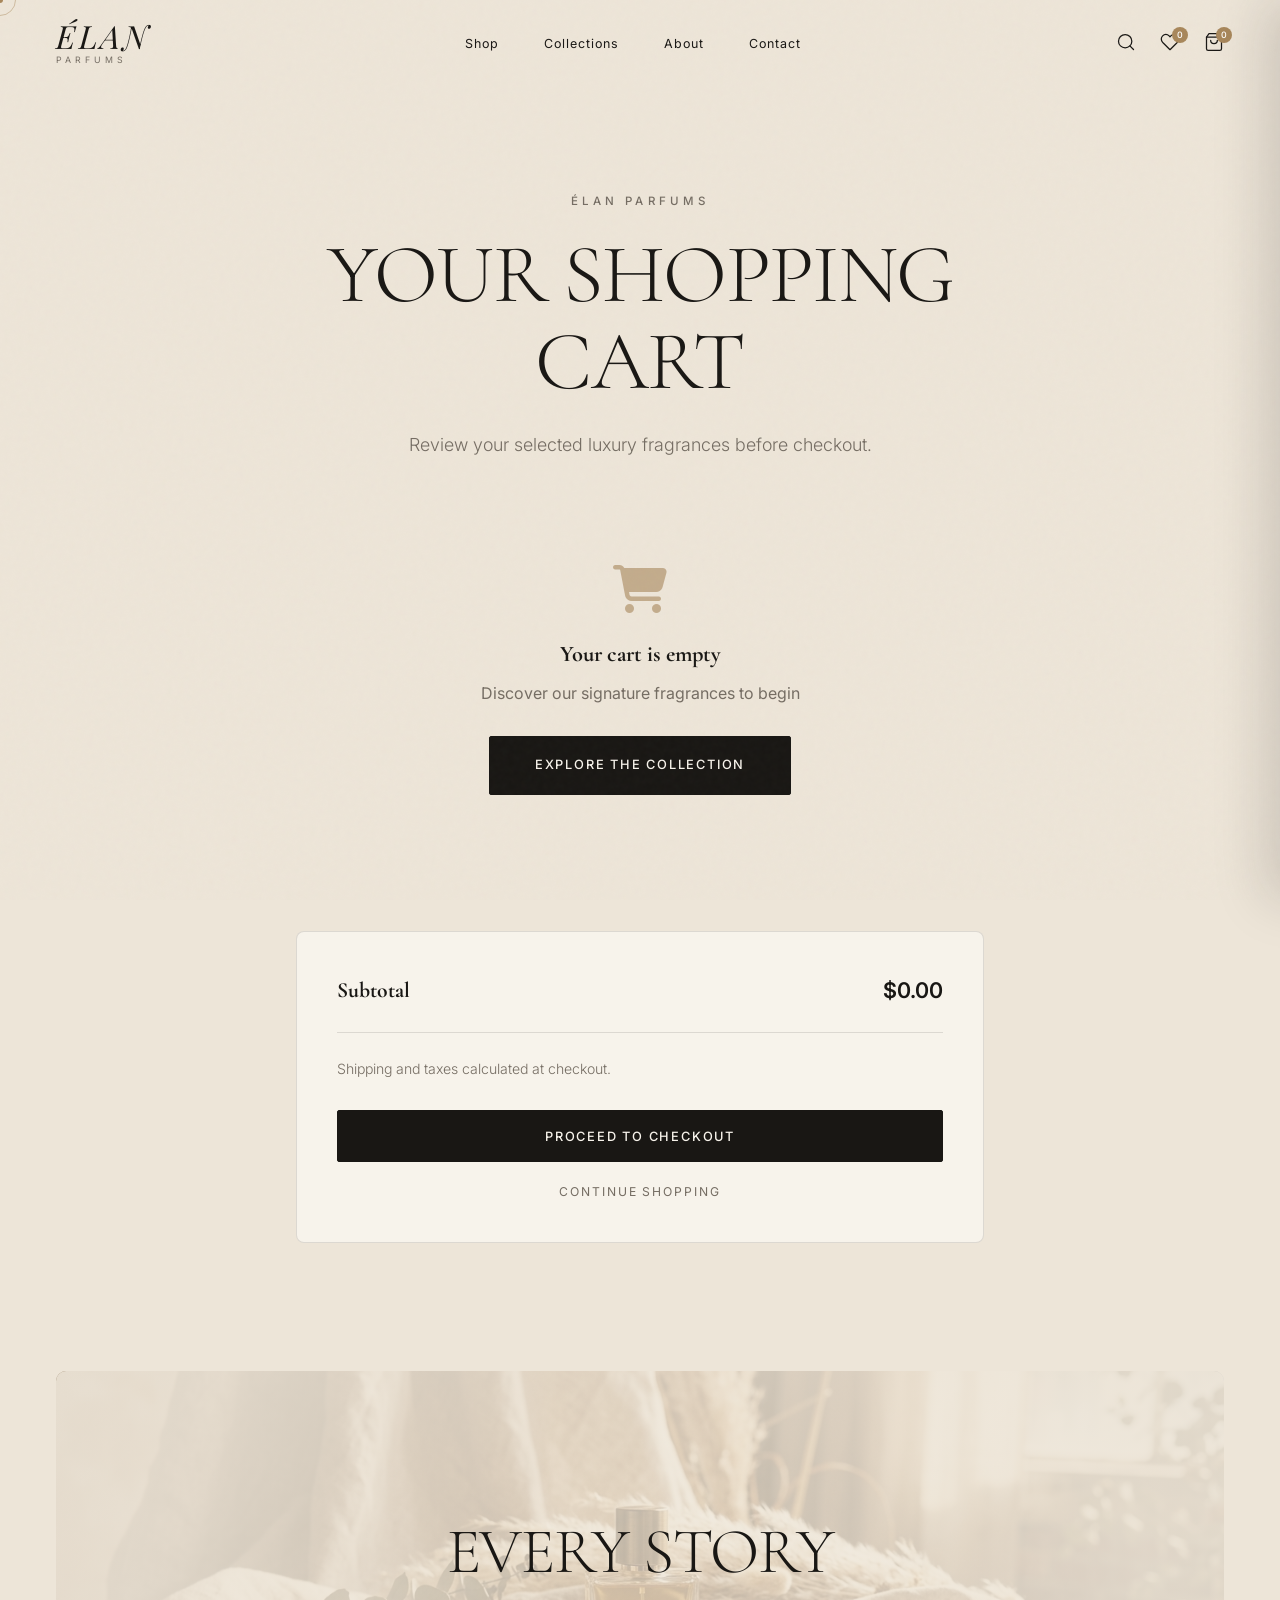
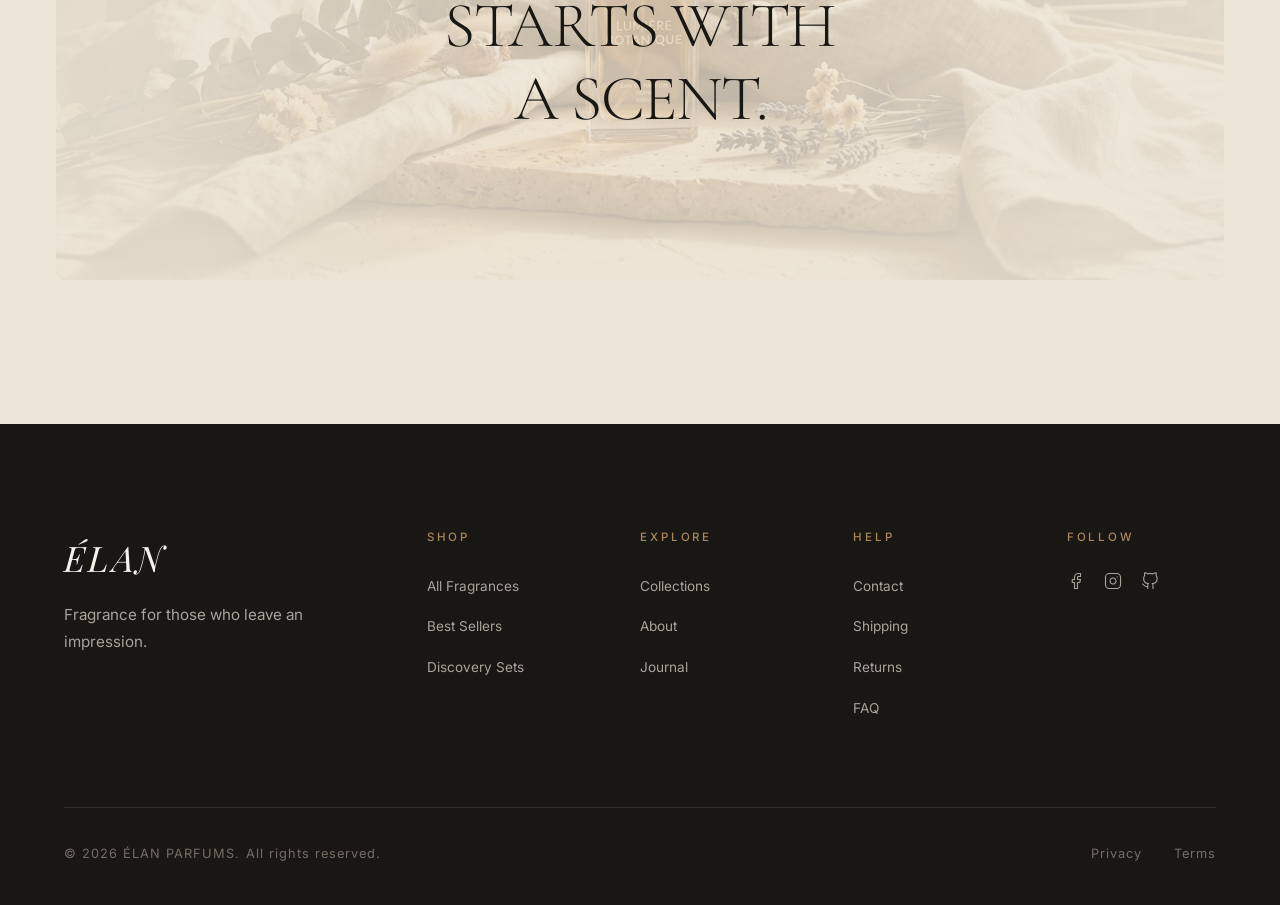
<file: cart.html>
<!DOCTYPE html>
<html lang="en">
<head>
    <meta charset="UTF-8">
    <meta name="viewport" content="width=device-width, initial-scale=1.0">
    <title>Your Cart | ÉLAN PARFUMS</title>
    <link rel="preconnect" href="https://fonts.googleapis.com">
    <link rel="preconnect" href="https://fonts.gstatic.com" crossorigin>
    <link href="https://fonts.googleapis.com/css2?family=Cormorant+Garamond:ital,wght@0,300;0,400;0,500;0,600;0,700;1,300;1,400;1,500;1,600&family=Inter:wght@300;400;500;600&family=Playfair+Display:ital,wght@0,400;0,500;0,600;0,700&display=swap" rel="stylesheet">
    <link rel="stylesheet" href="https://cdnjs.cloudflare.com/ajax/libs/font-awesome/6.7.1/css/all.min.css">
    <link rel="stylesheet" href="style.css">
</head>
<body>

    <!-- PRELOADER -->
    <div class="preloader" id="preloader" aria-live="polite">
        <div class="preloader-inner">
            <div class="preloader-brand">ÉLAN</div>
            <div class="preloader-subtitle">PARFUMS • PARIS</div>
            <div class="preloader-line"><span></span></div>
        </div>
    </div>

    <!-- CUSTOM CURSOR -->
    <div class="cursor cursor-dot" aria-hidden="true"></div>
    <div class="cursor cursor-ring" aria-hidden="true"></div>

    <!-- ================= GLOBAL NAVBAR ================= -->
    <header>
        <nav class="navbar">
            <div class="logo">
                <a href="index.html">
                    <h2 class="logo-script">ÉLAN</h2>
                    <p>PARFUMS</p>
                </a>
            </div>

            <ul class="nav-links">
                <li><a href="shop.html">Shop</a></li>
                <li><a href="collections.html">Collections</a></li>
                <li><a href="about.html">About</a></li>
                <li><a href="contact.html">Contact</a></li>
            </ul>

            <div class="nav-right">
                <button class="nav-icon-btn open-search" aria-label="Search">
                    <svg width="20" height="20" viewBox="0 0 24 24" fill="none" stroke="currentColor" stroke-width="1.5" stroke-linecap="round" stroke-linejoin="round"><circle cx="11" cy="11" r="8"/><line x1="21" y1="21" x2="16.65" y2="16.65"/></svg>
                </button>
                <a href="#" class="nav-icon-btn open-wishlist" aria-label="Wishlist">
                    <svg width="20" height="20" viewBox="0 0 24 24" fill="none" stroke="currentColor" stroke-width="1.5" stroke-linecap="round" stroke-linejoin="round"><path d="M20.84 4.61a5.5 5.5 0 0 0-7.78 0L12 5.67l-1.06-1.06a5.5 5.5 0 0 0-7.78 7.78l1.06 1.06L12 21.23l7.78-7.78 1.06-1.06a5.5 5.5 0 0 0 0-7.78z"/></svg>
                    <span class="nav-badge" id="wishlist-count">0</span>
                </a>
                <button class="nav-icon-btn open-cart" aria-label="Shopping Cart">
                    <svg width="20" height="20" viewBox="0 0 24 24" fill="none" stroke="currentColor" stroke-width="1.5" stroke-linecap="round" stroke-linejoin="round"><path d="M6 2L3 6v14a2 2 0 0 0 2 2h14a2 2 0 0 0 2-2V6l-3-4z"/><line x1="3" y1="6" x2="21" y2="6"/><path d="M16 10a4 4 0 0 1-8 0"/></svg>
                    <span class="nav-badge" id="cart-count">0</span>
                </button>
                <div class="hamburger" aria-label="Open mobile menu">
                    <span></span>
                    <span></span>
                    <span></span>
                </div>
            </div>
        </nav>
    </header>

    <!-- ================= CART SIDEBAR ================= -->
    <div class="cart-overlay" id="cart-overlay"></div>
    <div class="cart-sidebar" id="cart-sidebar">
        <div class="cart-header">
            <h3>Your Cart</h3>
            <button class="close-cart" aria-label="Close cart">&times;</button>
        </div>
        <div class="cart-items" id="cart-items">
            <div class="cart-empty">
                <i class="fas fa-shopping-cart"></i>
                <h3>Your cart is empty</h3>
                <p>Discover our signature fragrances to begin</p>
            </div>
        </div>
        <div class="cart-footer">
            <div class="cart-total">
                <h4>Total</h4>
                <span id="cart-total">$0.00</span>
            </div>
            <button class="btn-primary" id="checkout-btn">Proceed to Checkout</button>
        </div>
    </div>

    <!-- ================= SEARCH PANEL ================= -->
    <div class="search-overlay" id="search-overlay">
        <div class="search-container" role="dialog" aria-label="Search fragrances">
            <div class="lux-search-bar">
                <i class="fas fa-search lux-search-icon" aria-hidden="true"></i>
                <input type="text" id="search-input-field" placeholder="Search fragrances..." aria-label="Search fragrances" autocomplete="off" role="combobox" aria-expanded="false">
                <button class="close-search" aria-label="Close search">&times;</button>
            </div>
        </div>
    </div>

    <!-- ================= PAGE HEADER ================= -->
    <section class="page-header-editorial cart-page-header">
        <span class="cart-page-label">ÉLAN PARFUMS</span>
        <h1>YOUR SHOPPING CART</h1>
        <p>Review your selected luxury fragrances before checkout.</p>
    </section>

    <!-- ================= CART CONTENT ================= -->
    <section class="cart-page-section">
        <div class="cart-page-container" id="cart-page-items"></div>

        <div class="cart-summary" id="cart-page-summary">
            <div class="cart-summary-card">
                <div class="cart-total cart-subtotal-row">
                    <h4>Subtotal</h4>
                    <span id="cart-page-total">$0.00</span>
                </div>
                <p class="cart-shipping-note">Shipping and taxes calculated at checkout.</p>
                <button class="btn-primary" id="cart-page-checkout" style="width: 100%;">Proceed to Checkout</button>
                <a href="shop.html" class="cart-continue-link">Continue Shopping</a>
            </div>
        </div>
    </section>

    <!-- ================= CAMPAIGN IMAGE SECTION ================= -->
    <div class="contact-campaign-image-section" style="margin-top: 8rem;">
        <div class="contact-image-banner-inner">
            <h2>EVERY STORY<br>STARTS WITH<br>A SCENT.</h2>
        </div>
    </div>

    <!-- ================= GLOBAL FOOTER ================= -->
    <footer class="global-footer">
        <div class="footer-content">
            <div class="footer-brand">
                <h2>ÉLAN</h2>
                <p>Fragrance for those who leave an impression.</p>
            </div>

            <div class="footer-col">
                <h4>SHOP</h4>
                <ul>
                    <li><a href="shop.html">All Fragrances</a></li>
                    <li><a href="shop.html">Best Sellers</a></li>
                    <li><a href="shop.html">Discovery Sets</a></li>
                </ul>
            </div>

            <div class="footer-col">
                <h4>EXPLORE</h4>
                <ul>
                    <li><a href="collections.html">Collections</a></li>
                    <li><a href="about.html">About</a></li>
                    <li><a href="index.html#journal">Journal</a></li>
                </ul>
            </div>

            <div class="footer-col">
                <h4>HELP</h4>
                <ul>
                    <li><a href="contact.html">Contact</a></li>
                    <li><a href="contact.html">Shipping</a></li>
                    <li><a href="contact.html">Returns</a></li>
                    <li><a href="contact.html">FAQ</a></li>
                </ul>
            </div>

            <div class="footer-col">
                <h4>FOLLOW</h4>
                <div class="footer-social-icons">
                    <a href="https://www.facebook.com/sandeep.bhashma" target="_blank" rel="noopener noreferrer" aria-label="Facebook">
                        <svg width="18" height="18" viewBox="0 0 24 24" fill="none" stroke="currentColor" stroke-width="1.5" stroke-linecap="round" stroke-linejoin="round"><path d="M18 2h-3a5 5 0 0 0-5 5v3H7v4h3v8h4v-8h3l1-4h-4V7a1 1 0 0 1 1-1h3z"/></svg>
                    </a>
                    <a href="https://www.instagram.com/sandeep.bhasma/" target="_blank" rel="noopener noreferrer" aria-label="Instagram">
                        <svg width="18" height="18" viewBox="0 0 24 24" fill="none" stroke="currentColor" stroke-width="1.5" stroke-linecap="round" stroke-linejoin="round"><rect x="2" y="2" width="20" height="20" rx="5" ry="5"/><path d="M16 11.37A4 4 0 1 1 12.63 8 4 4 0 0 1 16 11.37z"/><line x1="17.5" y1="6.5" x2="17.51" y2="6.5"/></svg>
                    </a>
                    <a href="https://github.com/sandeepbhasma77-oss" target="_blank" rel="noopener noreferrer" aria-label="GitHub">
                        <svg width="18" height="18" viewBox="0 0 24 24" fill="none" stroke="currentColor" stroke-width="1.5" stroke-linecap="round" stroke-linejoin="round"><path d="M9 19c-5 1.5-5-2.5-7-3m14 6v-3.87a3.37 3.37 0 0 0-.94-2.61c3.14-.35 6.44-1.54 6.44-7A5.44 5.44 0 0 0 20 4.77 5.07 5.07 0 0 0 19.91 1S18.73.65 16 2.48a13.38 13.38 0 0 0-7 0C6.27.65 5.09 1 5.09 1A5.07 5.07 0 0 0 5 4.77a5.44 5.44 0 0 0-1.5 3.78c0 5.42 3.3 6.61 6.44 7A3.37 3.37 0 0 0 9 18.13V22"/></svg>
                    </a>
                </div>
            </div>
        </div>

        <div class="footer-bottom-quiet">
            <p>&copy; 2026 ÉLAN PARFUMS. All rights reserved.</p>
            <div class="footer-bottom-links">
                <a href="#">Privacy</a>
                <a href="#">Terms</a>
            </div>
        </div>
    </footer>

    <script src="products.js"></script>
    <script src="script.js"></script>
</body>
</html>
</file>
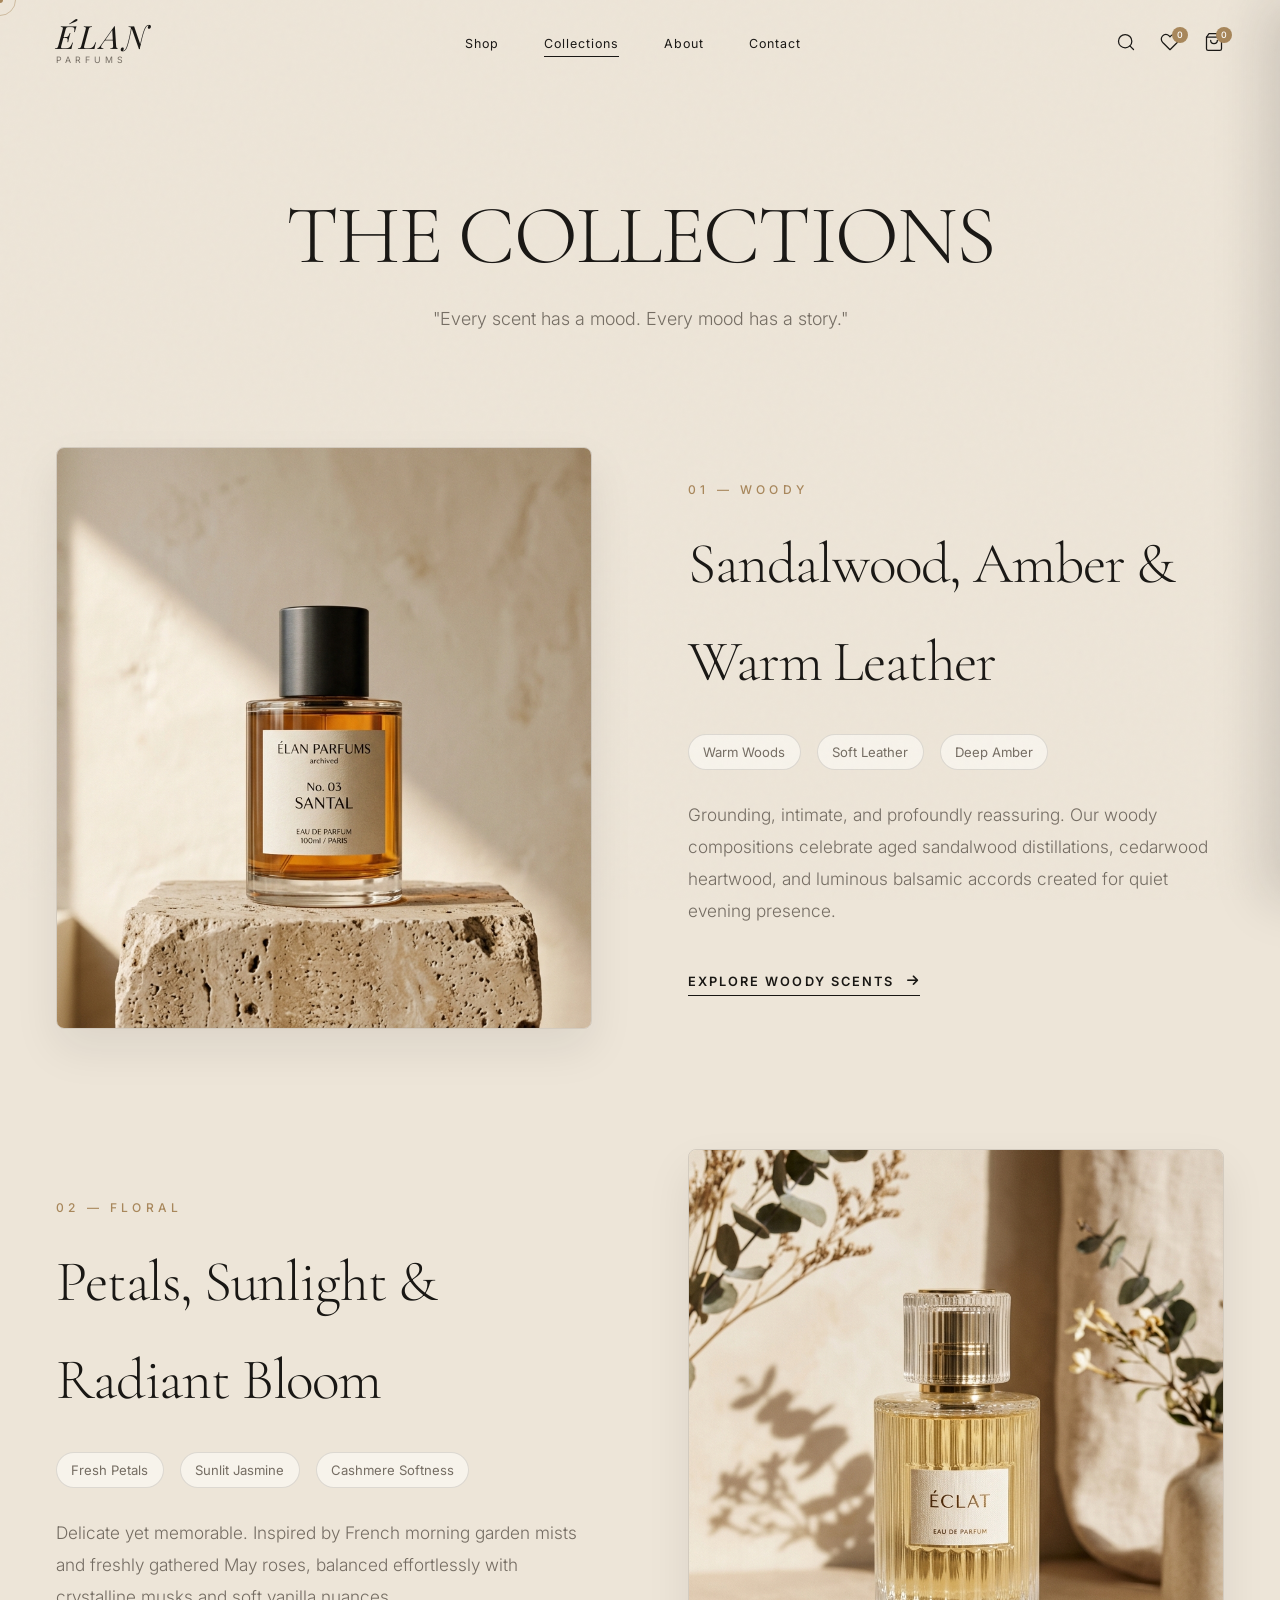
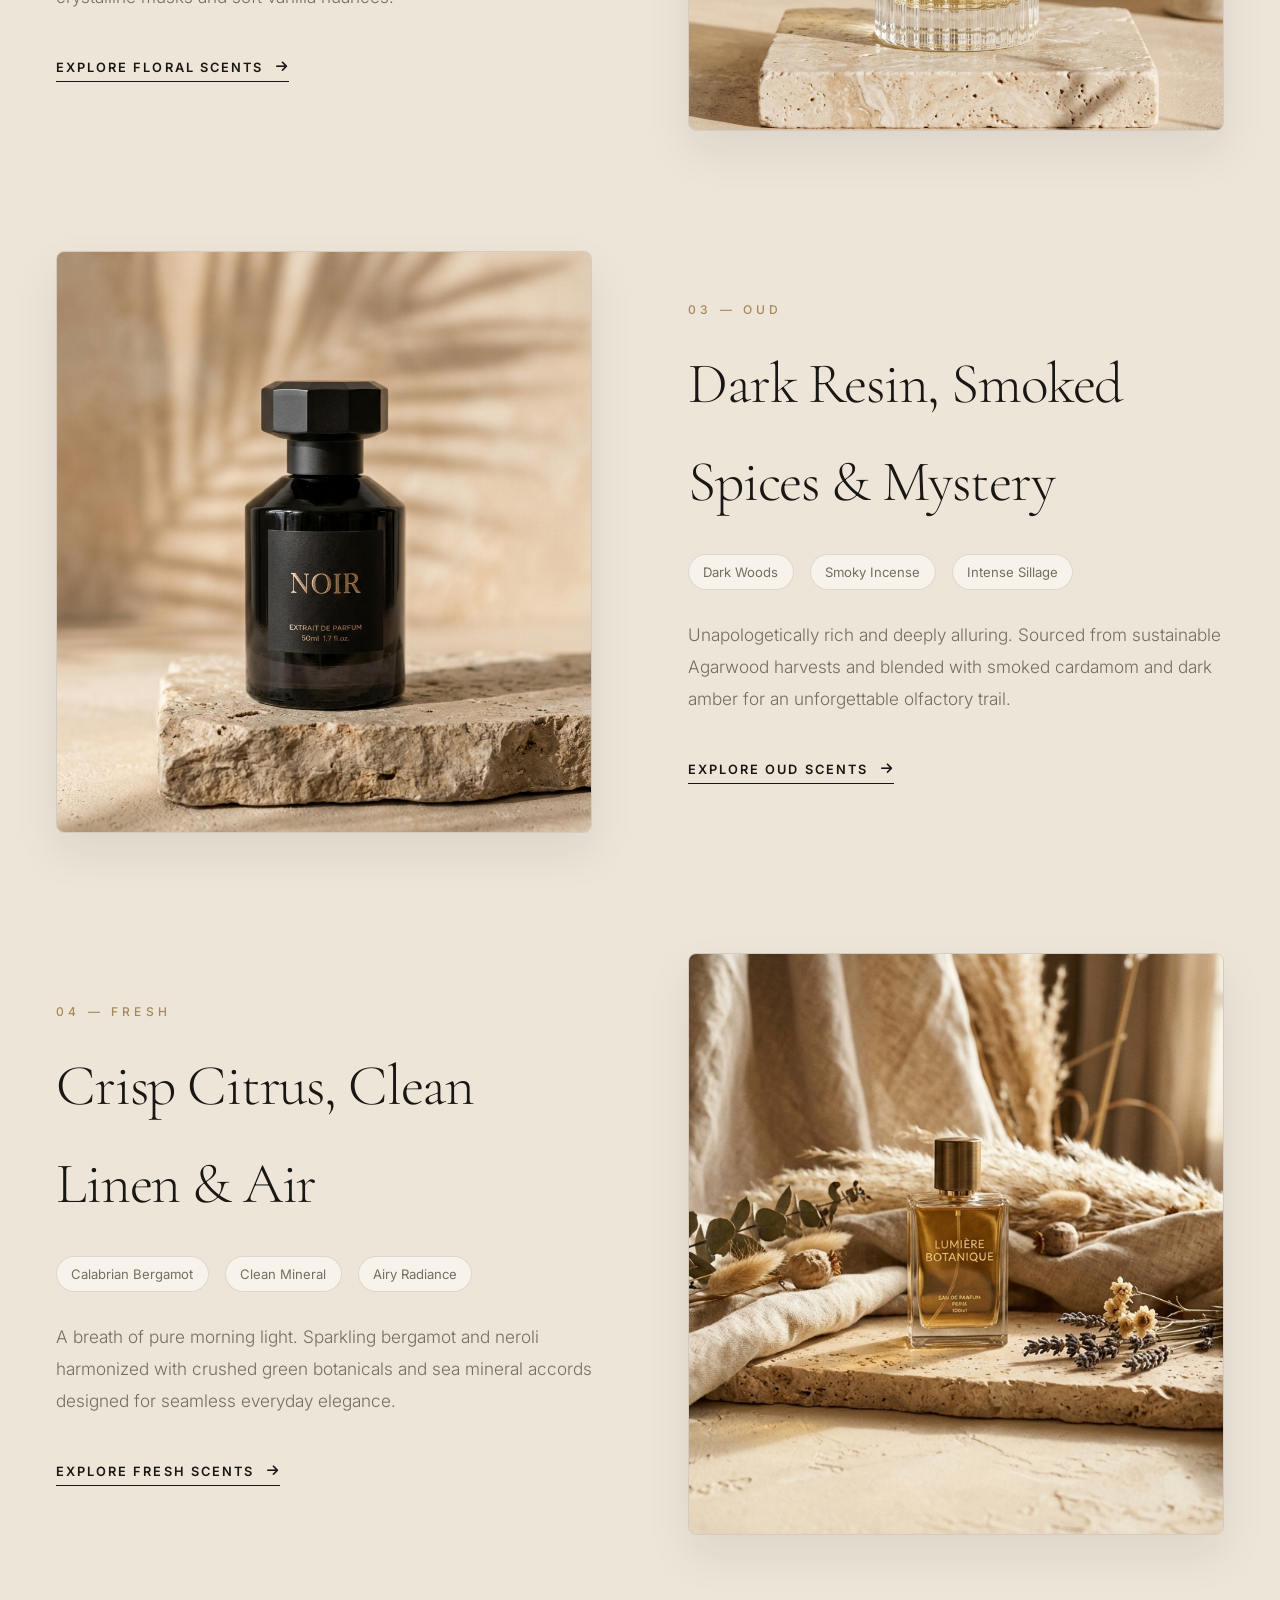
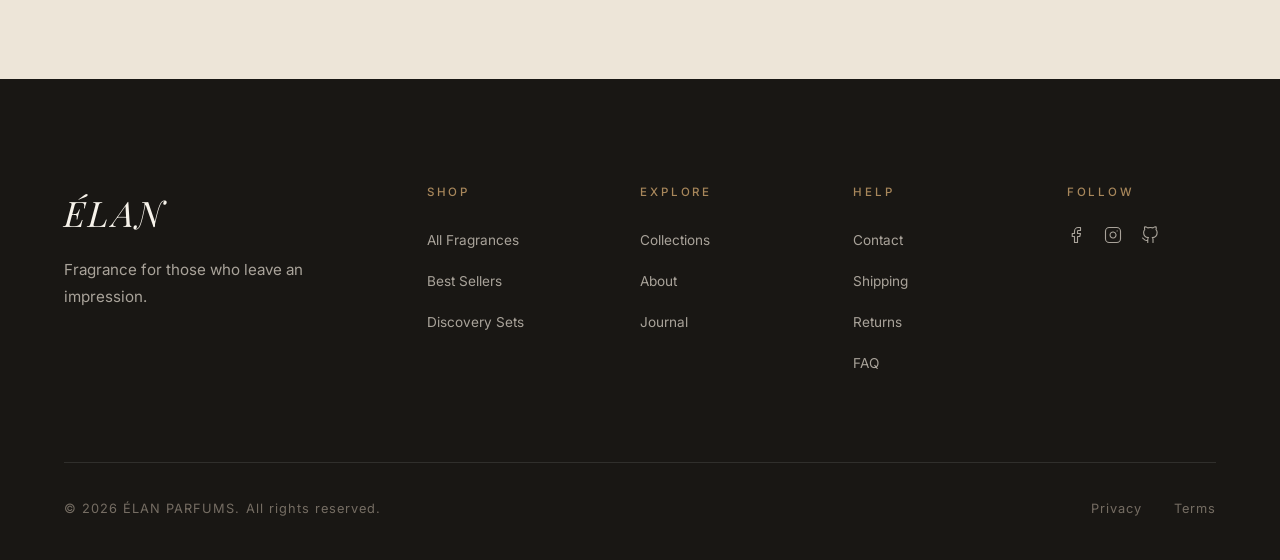
<file: collections.html>
<!DOCTYPE html>
<html lang="en">
<head>
    <meta charset="UTF-8">
    <meta name="viewport" content="width=device-width, initial-scale=1.0">
    <title>The Collections | ÉLAN PARFUMS</title>
    <link rel="preconnect" href="https://fonts.googleapis.com">
    <link rel="preconnect" href="https://fonts.gstatic.com" crossorigin>
    <link href="https://fonts.googleapis.com/css2?family=Cormorant+Garamond:ital,wght@0,300;0,400;0,500;0,600;0,700;1,300;1,400;1,500;1,600&family=Inter:wght@300;400;500;600&family=Playfair+Display:ital,wght@0,400;0,500;0,600;0,700&display=swap" rel="stylesheet">
    <link rel="stylesheet" href="https://cdnjs.cloudflare.com/ajax/libs/font-awesome/6.7.1/css/all.min.css">
    <link rel="stylesheet" href="style.css">
</head>
<body>

    <!-- PRELOADER -->
    <div class="preloader" id="preloader" aria-live="polite">
        <div class="preloader-inner">
            <div class="preloader-brand">ÉLAN</div>
            <div class="preloader-subtitle">PARFUMS • PARIS</div>
            <div class="preloader-line"><span></span></div>
        </div>
    </div>

    <!-- CUSTOM CURSOR -->
    <div class="cursor cursor-dot" aria-hidden="true"></div>
    <div class="cursor cursor-ring" aria-hidden="true"></div>

    <!-- ================= GLOBAL NAVBAR ================= -->
    <header>
        <nav class="navbar">
            <div class="logo">
                <a href="index.html">
                    <h2 class="logo-script">ÉLAN</h2>
                    <p>PARFUMS</p>
                </a>
            </div>

            <ul class="nav-links">
                <li><a href="shop.html">Shop</a></li>
                <li><a href="collections.html">Collections</a></li>
                <li><a href="about.html">About</a></li>
                <li><a href="contact.html">Contact</a></li>
            </ul>

            <div class="nav-right">
                <button class="nav-icon-btn open-search" aria-label="Search">
                    <svg width="20" height="20" viewBox="0 0 24 24" fill="none" stroke="currentColor" stroke-width="1.5" stroke-linecap="round" stroke-linejoin="round"><circle cx="11" cy="11" r="8"/><line x1="21" y1="21" x2="16.65" y2="16.65"/></svg>
                </button>
                <a href="#" class="nav-icon-btn open-wishlist" aria-label="Wishlist">
                    <svg width="20" height="20" viewBox="0 0 24 24" fill="none" stroke="currentColor" stroke-width="1.5" stroke-linecap="round" stroke-linejoin="round"><path d="M20.84 4.61a5.5 5.5 0 0 0-7.78 0L12 5.67l-1.06-1.06a5.5 5.5 0 0 0-7.78 7.78l1.06 1.06L12 21.23l7.78-7.78 1.06-1.06a5.5 5.5 0 0 0 0-7.78z"/></svg>
                    <span class="nav-badge" id="wishlist-count">0</span>
                </a>
                <button class="nav-icon-btn open-cart" aria-label="Shopping Bag">
                    <svg width="20" height="20" viewBox="0 0 24 24" fill="none" stroke="currentColor" stroke-width="1.5" stroke-linecap="round" stroke-linejoin="round"><path d="M6 2L3 6v14a2 2 0 0 0 2 2h14a2 2 0 0 0 2-2V6l-3-4z"/><line x1="3" y1="6" x2="21" y2="6"/><path d="M16 10a4 4 0 0 1-8 0"/></svg>
                    <span class="nav-badge" id="cart-count">0</span>
                </button>
                <div class="hamburger" aria-label="Open mobile menu">
                    <span></span>
                    <span></span>
                    <span></span>
                </div>
            </div>
        </nav>
    </header>

    <!-- ================= CART SIDEBAR ================= -->
    <div class="cart-overlay" id="cart-overlay"></div>
    <div class="cart-sidebar" id="cart-sidebar">
        <div class="cart-header">
            <h3>Your Bag</h3>
            <button class="close-cart" aria-label="Close cart">&times;</button>
        </div>
        <div class="cart-items" id="cart-items">
            <div class="cart-empty">
                <i class="fas fa-shopping-bag"></i>
                <h3>Your bag is empty</h3>
                <p>Discover our signature fragrances to begin</p>
            </div>
        </div>
        <div class="cart-footer">
            <div class="cart-total">
                <h4>Total</h4>
                <span id="cart-total">$0.00</span>
            </div>
            <button class="btn-primary" id="checkout-btn">Proceed to Checkout</button>
        </div>
    </div>

    <!-- ================= SEARCH OVERLAY ================= -->
    <div class="search-overlay" id="search-overlay">
        <button class="close-search" aria-label="Close search">&times;</button>
        <div class="search-container">
            <input type="text" id="search-input-field" placeholder="Search perfumes, collections...">
        </div>
    </div>

    <!-- ================= PAGE HEADER ================= -->
    <section class="page-header-editorial">
        <h1>THE COLLECTIONS</h1>
        <p>"Every scent has a mood. Every mood has a story."</p>
    </section>

    <!-- ================= ALTERNATING EDITORIAL COLLECTION SECTIONS ================= -->
    <div class="collections-editorial-container">
        
        <!-- 01 — WOODY -->
        <section class="collection-split-row reveal reveal-up" id="woody">
            <div class="collection-split-img">
                <img src="Images/elan-hero.jpg" alt="Woody Collection by ÉLAN">
            </div>
            <div class="collection-split-text">
                <span class="collection-split-num">01 — WOODY</span>
                <h2>Sandalwood, Amber & Warm Leather</h2>
                <div class="collection-notes-pills">
                    <span>Warm Woods</span>
                    <span>Soft Leather</span>
                    <span>Deep Amber</span>
                </div>
                <p class="desc">
                    Grounding, intimate, and profoundly reassuring. Our woody compositions celebrate aged sandalwood distillations, cedarwood heartwood, and luminous balsamic accords created for quiet evening presence.
                </p>
                <a href="shop.html" class="btn-explore">EXPLORE WOODY SCENTS <i class="fas fa-arrow-right"></i></a>
            </div>
        </section>

        <!-- 02 — FLORAL -->
        <section class="collection-split-row reverse reveal reveal-up" id="floral">
            <div class="collection-split-img">
                <img src="Images/elan-eclat.jpg" alt="Floral Collection by ÉLAN">
            </div>
            <div class="collection-split-text">
                <span class="collection-split-num">02 — FLORAL</span>
                <h2>Petals, Sunlight & Radiant Bloom</h2>
                <div class="collection-notes-pills">
                    <span>Fresh Petals</span>
                    <span>Sunlit Jasmine</span>
                    <span>Cashmere Softness</span>
                </div>
                <p class="desc">
                    Delicate yet memorable. Inspired by French morning garden mists and freshly gathered May roses, balanced effortlessly with crystalline musks and soft vanilla nuances.
                </p>
                <a href="shop.html" class="btn-explore">EXPLORE FLORAL SCENTS <i class="fas fa-arrow-right"></i></a>
            </div>
        </section>

        <!-- 03 — OUD -->
        <section class="collection-split-row reveal reveal-up" id="oud">
            <div class="collection-split-img">
                <img src="Images/elan-noir.jpg" alt="Oud Collection by ÉLAN">
            </div>
            <div class="collection-split-text">
                <span class="collection-split-num">03 — OUD</span>
                <h2>Dark Resin, Smoked Spices & Mystery</h2>
                <div class="collection-notes-pills">
                    <span>Dark Woods</span>
                    <span>Smoky Incense</span>
                    <span>Intense Sillage</span>
                </div>
                <p class="desc">
                    Unapologetically rich and deeply alluring. Sourced from sustainable Agarwood harvests and blended with smoked cardamom and dark amber for an unforgettable olfactory trail.
                </p>
                <a href="shop.html" class="btn-explore">EXPLORE OUD SCENTS <i class="fas fa-arrow-right"></i></a>
            </div>
        </section>

        <!-- 04 — FRESH -->
        <section class="collection-split-row reverse reveal reveal-up" id="fresh">
            <div class="collection-split-img">
                <img src="Images/elan-presence.jpg" alt="Fresh Collection by ÉLAN">
            </div>
            <div class="collection-split-text">
                <span class="collection-split-num">04 — FRESH</span>
                <h2>Crisp Citrus, Clean Linen & Air</h2>
                <div class="collection-notes-pills">
                    <span>Calabrian Bergamot</span>
                    <span>Clean Mineral</span>
                    <span>Airy Radiance</span>
                </div>
                <p class="desc">
                    A breath of pure morning light. Sparkling bergamot and neroli harmonized with crushed green botanicals and sea mineral accords designed for seamless everyday elegance.
                </p>
                <a href="shop.html" class="btn-explore">EXPLORE FRESH SCENTS <i class="fas fa-arrow-right"></i></a>
            </div>
        </section>

    </div>

    <!-- ================= GLOBAL FOOTER ================= -->
    <footer class="global-footer">
        <div class="footer-content">
            <div class="footer-brand">
                <h2>ÉLAN</h2>
                <p>Fragrance for those who leave an impression.</p>
            </div>

            <div class="footer-col">
                <h4>SHOP</h4>
                <ul>
                    <li><a href="shop.html">All Fragrances</a></li>
                    <li><a href="shop.html">Best Sellers</a></li>
                    <li><a href="shop.html">Discovery Sets</a></li>
                </ul>
            </div>

            <div class="footer-col">
                <h4>EXPLORE</h4>
                <ul>
                    <li><a href="collections.html">Collections</a></li>
                    <li><a href="about.html">About</a></li>
                    <li><a href="index.html#journal">Journal</a></li>
                </ul>
            </div>

            <div class="footer-col">
                <h4>HELP</h4>
                <ul>
                    <li><a href="contact.html">Contact</a></li>
                    <li><a href="contact.html">Shipping</a></li>
                    <li><a href="contact.html">Returns</a></li>
                    <li><a href="contact.html">FAQ</a></li>
                </ul>
            </div>

            <div class="footer-col">
                <h4>FOLLOW</h4>
                <div class="footer-social-icons">
                    <a href="https://www.facebook.com/sandeep.bhashma" target="_blank" rel="noopener noreferrer" aria-label="Facebook">
                        <svg width="18" height="18" viewBox="0 0 24 24" fill="none" stroke="currentColor" stroke-width="1.5" stroke-linecap="round" stroke-linejoin="round"><path d="M18 2h-3a5 5 0 0 0-5 5v3H7v4h3v8h4v-8h3l1-4h-4V7a1 1 0 0 1 1-1h3z"/></svg>
                    </a>
                    <a href="https://www.instagram.com/sandeep.bhasma/" target="_blank" rel="noopener noreferrer" aria-label="Instagram">
                        <svg width="18" height="18" viewBox="0 0 24 24" fill="none" stroke="currentColor" stroke-width="1.5" stroke-linecap="round" stroke-linejoin="round"><rect x="2" y="2" width="20" height="20" rx="5" ry="5"/><path d="M16 11.37A4 4 0 1 1 12.63 8 4 4 0 0 1 16 11.37z"/><line x1="17.5" y1="6.5" x2="17.51" y2="6.5"/></svg>
                    </a>
                    <a href="https://github.com/sandeepbhasma77-oss" target="_blank" rel="noopener noreferrer" aria-label="GitHub">
                        <svg width="18" height="18" viewBox="0 0 24 24" fill="none" stroke="currentColor" stroke-width="1.5" stroke-linecap="round" stroke-linejoin="round"><path d="M9 19c-5 1.5-5-2.5-7-3m14 6v-3.87a3.37 3.37 0 0 0-.94-2.61c3.14-.35 6.44-1.54 6.44-7A5.44 5.44 0 0 0 20 4.77 5.07 5.07 0 0 0 19.91 1S18.73.65 16 2.48a13.38 13.38 0 0 0-7 0C6.27.65 5.09 1 5.09 1A5.07 5.07 0 0 0 5 4.77a5.44 5.44 0 0 0-1.5 3.78c0 5.42 3.3 6.61 6.44 7A3.37 3.37 0 0 0 9 18.13V22"/></svg>
                    </a>
                </div>
            </div>
        </div>

        <div class="footer-bottom-quiet">
            <p>&copy; 2026 ÉLAN PARFUMS. All rights reserved.</p>
            <div class="footer-bottom-links">
                <a href="#">Privacy</a>
                <a href="#">Terms</a>
            </div>
        </div>
    </footer>

    <script src="script.js"></script>
</body>
</html>
</file>
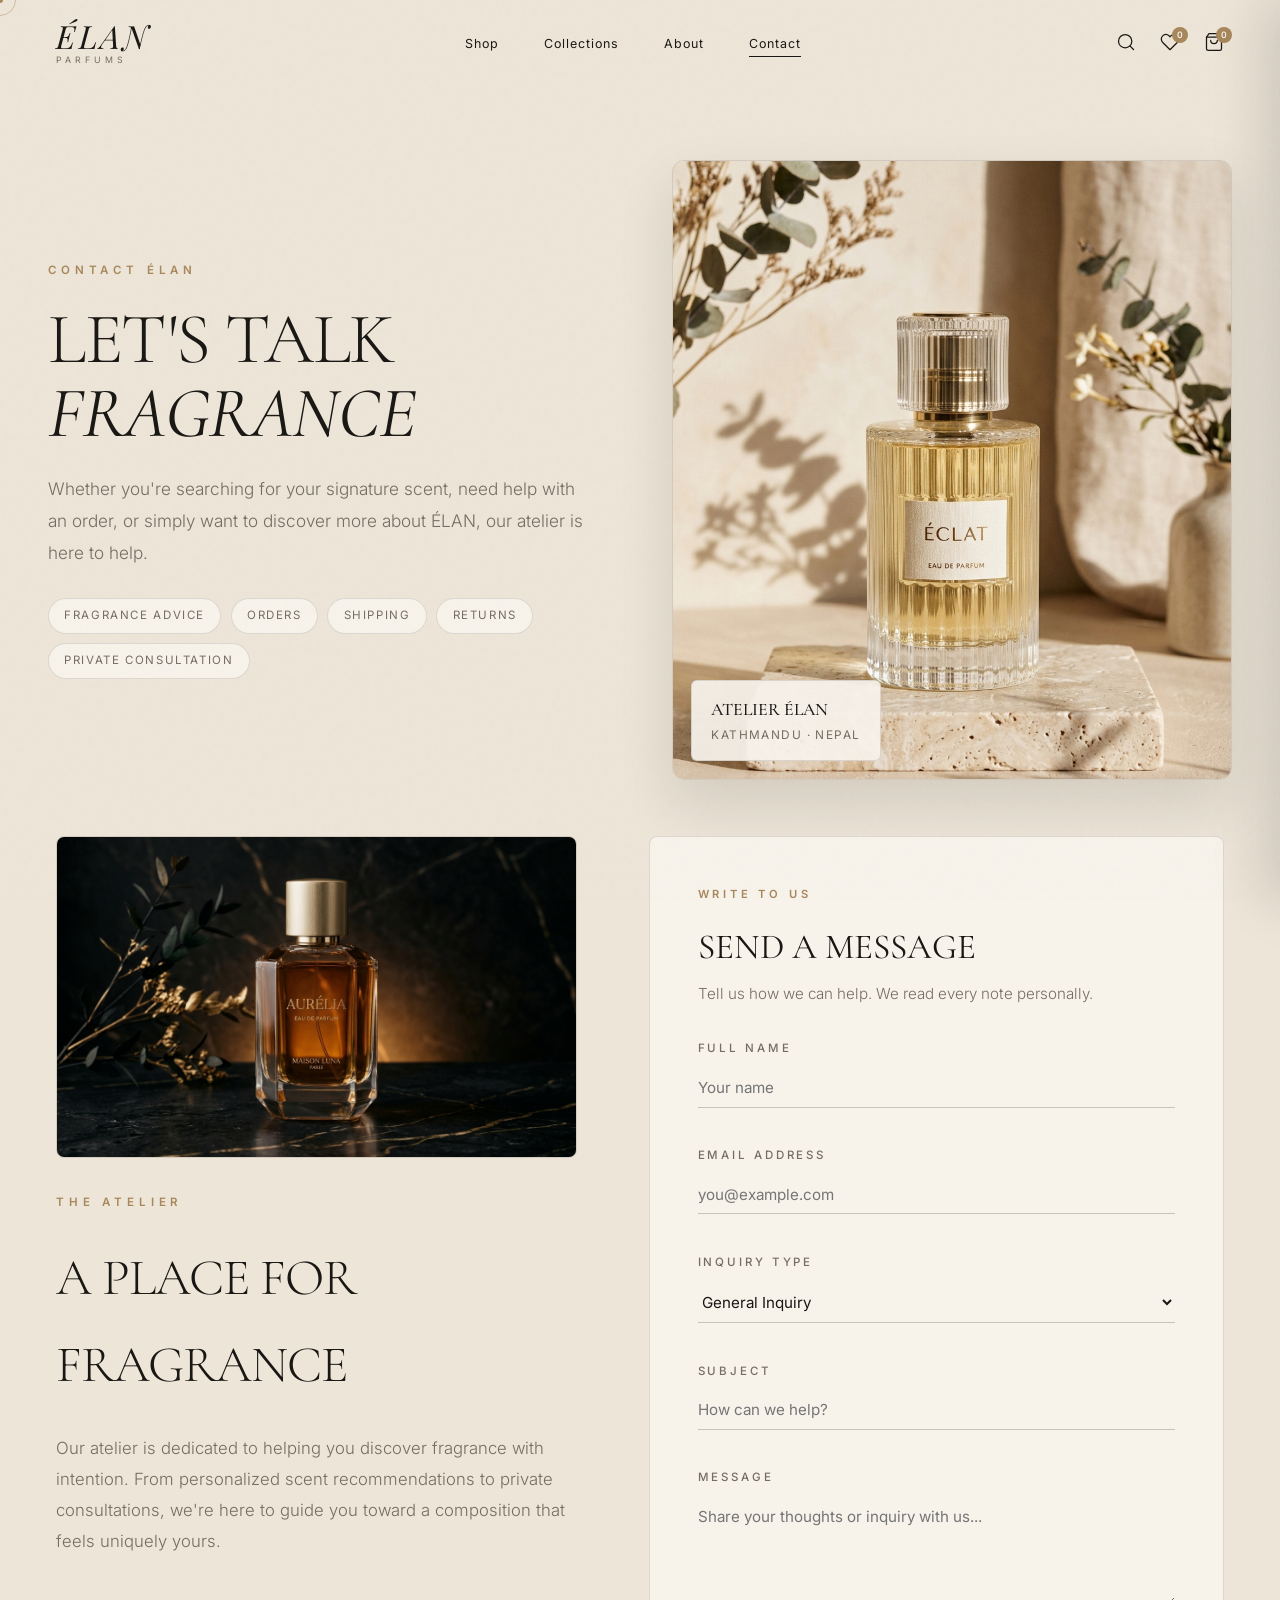
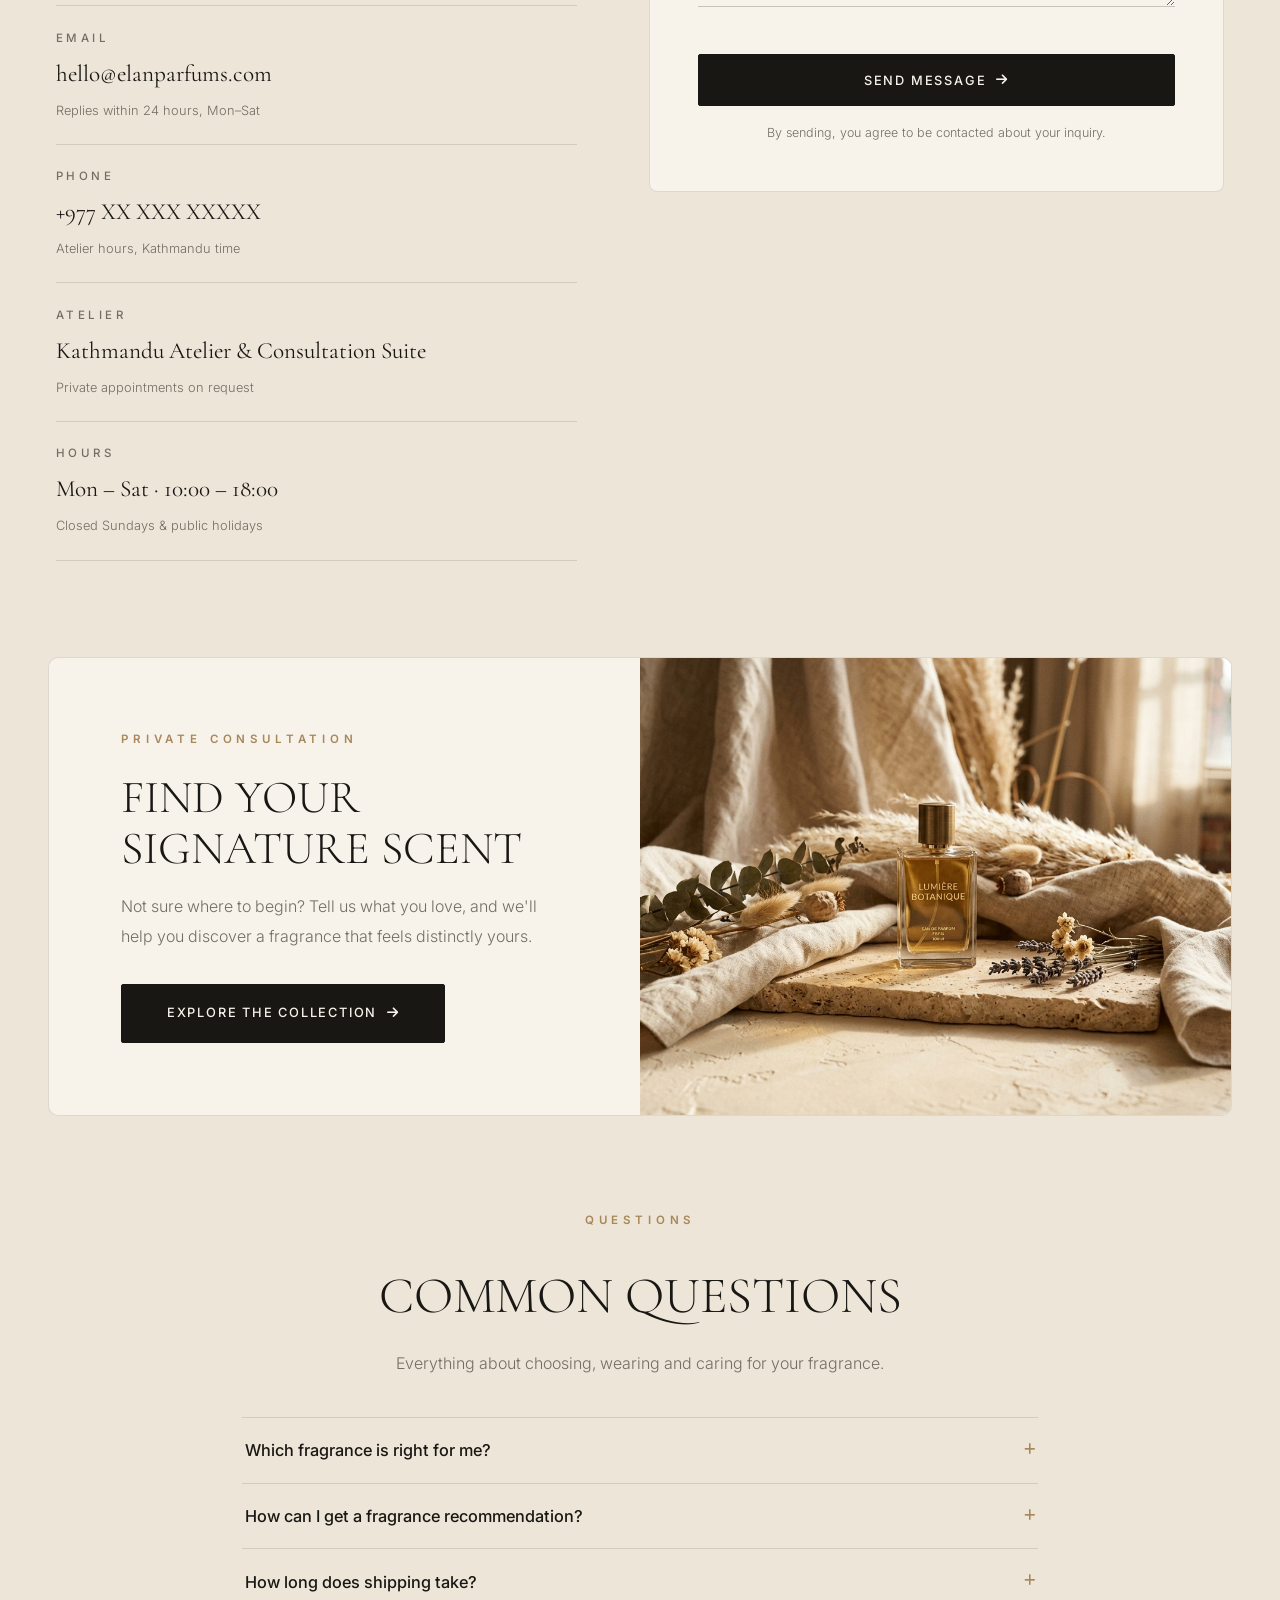
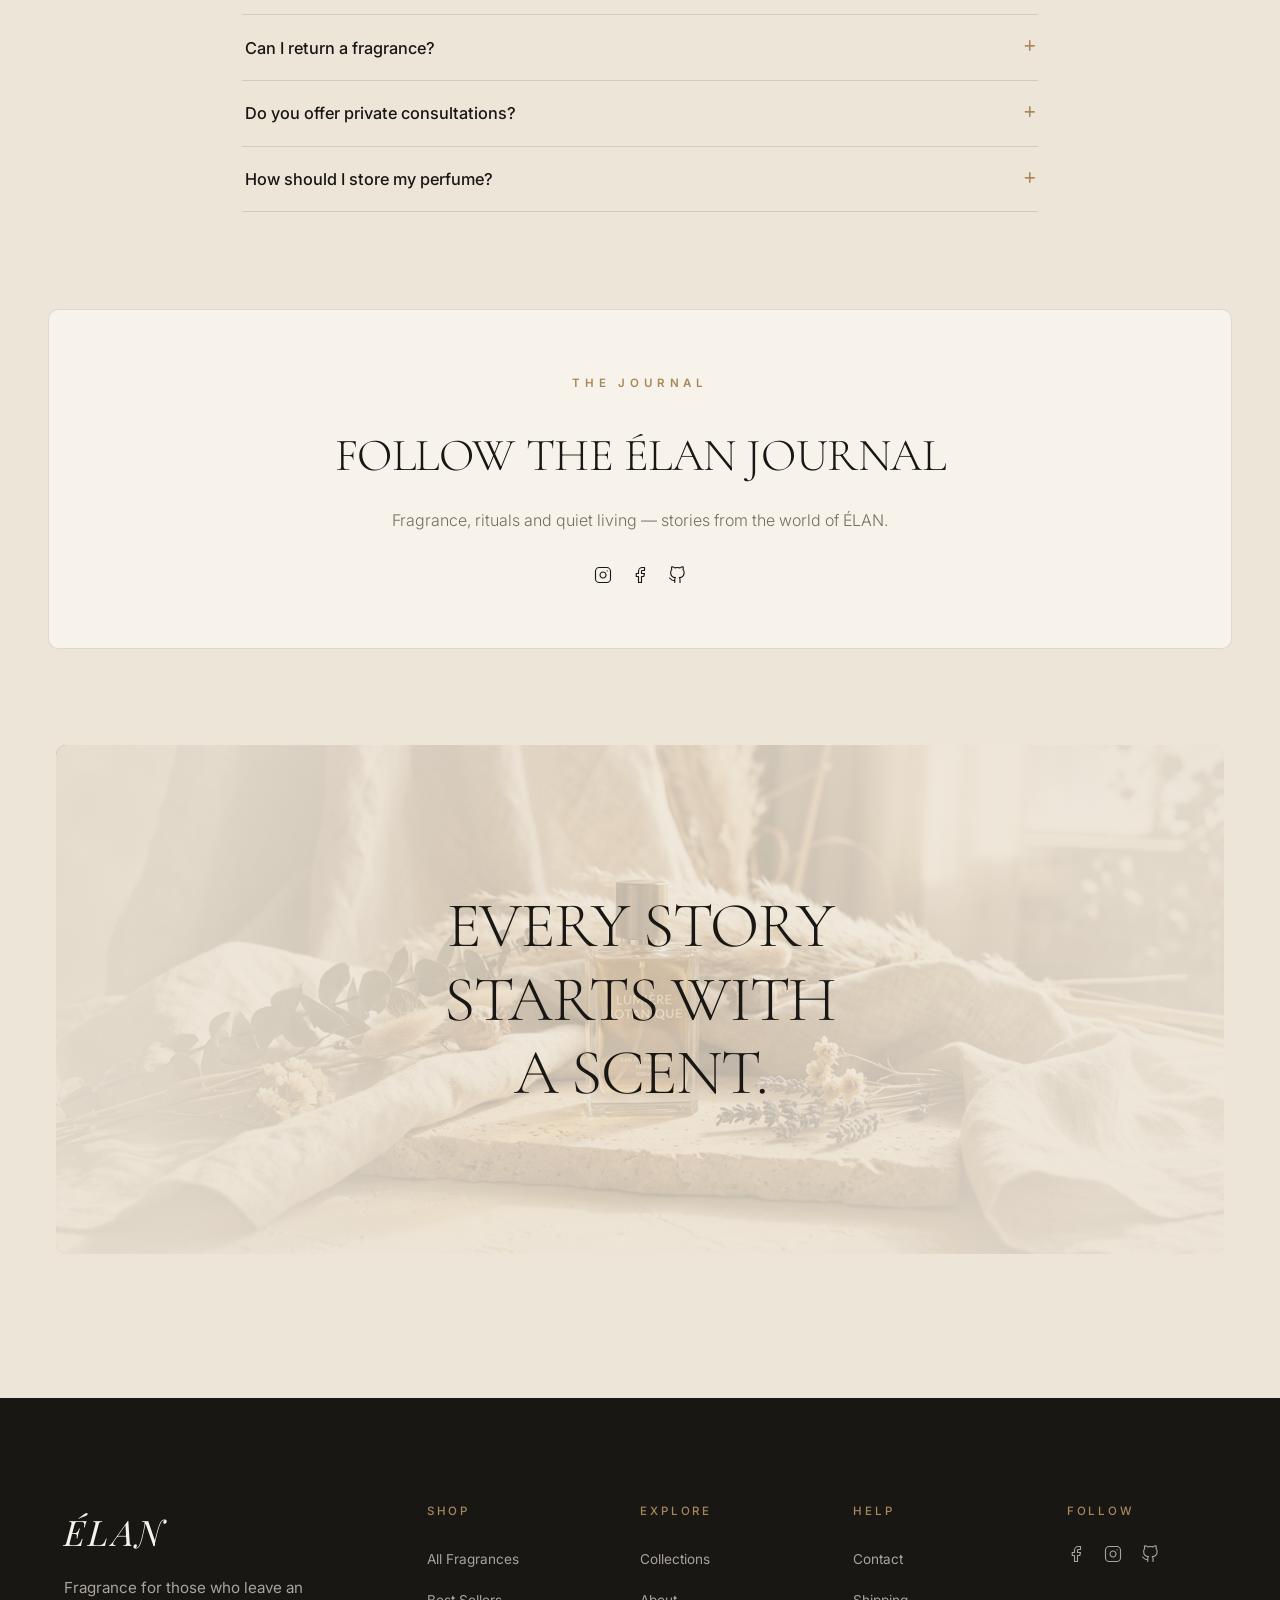
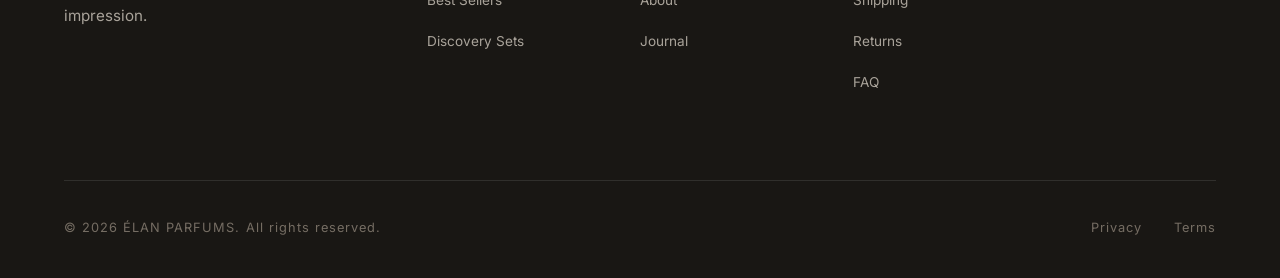
<file: contact.html>
<!DOCTYPE html>
<html lang="en">
<head>
    <meta charset="UTF-8">
    <meta name="viewport" content="width=device-width, initial-scale=1.0">
    <title>Contact Atelier | ÉLAN PARFUMS</title>
    <meta name="description" content="Contact ÉLAN PARFUMS for fragrance recommendations, orders, shipping, returns and private consultations.">
    <link rel="preconnect" href="https://fonts.googleapis.com">
    <link rel="preconnect" href="https://fonts.gstatic.com" crossorigin>
    <link href="https://fonts.googleapis.com/css2?family=Cormorant+Garamond:ital,wght@0,300;0,400;0,500;0,600;0,700;1,300;1,400;1,500;1,600&family=Inter:wght@300;400;500;600&family=Playfair+Display:ital,wght@0,400;0,500;0,600;0,700&display=swap" rel="stylesheet">
    <link rel="stylesheet" href="https://cdnjs.cloudflare.com/ajax/libs/font-awesome/6.7.1/css/all.min.css">
    <link rel="stylesheet" href="style.css">
</head>
<body>

    <!-- PRELOADER -->
    <div class="preloader" id="preloader" aria-live="polite">
        <div class="preloader-inner">
            <div class="preloader-brand">ÉLAN</div>
            <div class="preloader-subtitle">PARFUMS • PARIS</div>
            <div class="preloader-line"><span></span></div>
        </div>
    </div>

    <!-- CUSTOM CURSOR -->
    <div class="cursor cursor-dot" aria-hidden="true"></div>
    <div class="cursor cursor-ring" aria-hidden="true"></div>

    <!-- ================= GLOBAL NAVBAR ================= -->
    <header>
        <nav class="navbar">
            <div class="logo">
                <a href="index.html">
                    <h2 class="logo-script">ÉLAN</h2>
                    <p>PARFUMS</p>
                </a>
            </div>

            <ul class="nav-links">
                <li><a href="shop.html">Shop</a></li>
                <li><a href="collections.html">Collections</a></li>
                <li><a href="about.html">About</a></li>
                <li><a href="contact.html">Contact</a></li>
            </ul>

            <div class="nav-right">
                <button class="nav-icon-btn open-search" aria-label="Search">
                    <svg width="20" height="20" viewBox="0 0 24 24" fill="none" stroke="currentColor" stroke-width="1.5" stroke-linecap="round" stroke-linejoin="round"><circle cx="11" cy="11" r="8"/><line x1="21" y1="21" x2="16.65" y2="16.65"/></svg>
                </button>
                <a href="#" class="nav-icon-btn open-wishlist" aria-label="Wishlist">
                    <svg width="20" height="20" viewBox="0 0 24 24" fill="none" stroke="currentColor" stroke-width="1.5" stroke-linecap="round" stroke-linejoin="round"><path d="M20.84 4.61a5.5 5.5 0 0 0-7.78 0L12 5.67l-1.06-1.06a5.5 5.5 0 0 0-7.78 7.78l1.06 1.06L12 21.23l7.78-7.78 1.06-1.06a5.5 5.5 0 0 0 0-7.78z"/></svg>
                    <span class="nav-badge" id="wishlist-count">0</span>
                </a>
                <button class="nav-icon-btn open-cart" aria-label="Shopping Cart">
                    <svg width="20" height="20" viewBox="0 0 24 24" fill="none" stroke="currentColor" stroke-width="1.5" stroke-linecap="round" stroke-linejoin="round"><path d="M6 2L3 6v14a2 2 0 0 0 2 2h14a2 2 0 0 0 2-2V6l-3-4z"/><line x1="3" y1="6" x2="21" y2="6"/><path d="M16 10a4 4 0 0 1-8 0"/></svg>
                    <span class="nav-badge" id="cart-count">0</span>
                </button>
                <div class="hamburger" aria-label="Open mobile menu">
                    <span></span>
                    <span></span>
                    <span></span>
                </div>
            </div>
        </nav>
    </header>

    <!-- ================= CART SIDEBAR ================= -->
    <div class="cart-overlay" id="cart-overlay"></div>
    <div class="cart-sidebar" id="cart-sidebar" role="dialog" aria-label="Shopping Cart">
        <div class="cart-header">
            <h3>Your Cart</h3>
            <button class="close-cart" aria-label="Close cart">&times;</button>
        </div>
        <div class="cart-items" id="cart-items">
            <div class="cart-empty">
                <i class="fas fa-shopping-cart"></i>
                <h3>Your cart is empty</h3>
                <p>Discover our signature fragrances to begin</p>
            </div>
        </div>
        <div class="cart-footer">
            <div class="cart-total">
                <h4>Total</h4>
                <span id="cart-total">$0.00</span>
            </div>
            <button class="btn-primary" id="checkout-btn">Proceed to Checkout</button>
        </div>
    </div>

    <!-- ================= SEARCH PANEL ================= -->
    <div class="search-overlay" id="search-overlay">
        <div class="search-container" role="dialog" aria-label="Search fragrances">
            <div class="lux-search-bar">
                <i class="fas fa-search lux-search-icon" aria-hidden="true"></i>
                <input type="text" id="search-input-field" placeholder="Search fragrances..." aria-label="Search fragrances" autocomplete="off" role="combobox" aria-expanded="false">
                <button class="close-search" aria-label="Close search">&times;</button>
            </div>
        </div>
    </div>

    <!-- ================= CONTACT LUX HERO ================= -->
    <section class="contact-hero-lux">
        <div class="contact-hero-inner">
            <div class="contact-hero-copy">
                <span class="shop-eyebrow">CONTACT ÉLAN</span>
                <h1>LET'S TALK<br><em>FRAGRANCE</em></h1>
                <p>Whether you're searching for your signature scent, need help with an order, or simply want to discover more about ÉLAN, our atelier is here to help.</p>
                <div class="contact-hero-tags">
                    <span>Fragrance Advice</span>
                    <span>Orders</span>
                    <span>Shipping</span>
                    <span>Returns</span>
                    <span>Private Consultation</span>
                </div>
            </div>
            <div class="contact-hero-visual">
                <img src="Images/elan-eclat.jpg" alt="ÉLAN perfume flacon in soft daylight">
                <div class="contact-hero-note">
                    <strong>ATELIER ÉLAN</strong>
                    <span>Kathmandu · Nepal</span>
                </div>
            </div>
        </div>
    </section>

    <!-- ================= CONTACT SPLIT ================= -->
    <div class="contact-editorial-section reveal reveal-up">
        <div class="contact-split-grid contact-lux-grid">
            <!-- Left -->
            <div class="contact-details">
                <div class="contact-lux-image">
                    <img src="Images/brand-story.jpg" alt="Inside the ÉLAN fragrance atelier">
                </div>
                <span class="shop-eyebrow">THE ATELIER</span>
                <h2>A PLACE FOR FRAGRANCE</h2>
                <p class="intro">
                    Our atelier is dedicated to helping you discover fragrance with intention. From personalized scent recommendations to private consultations, we're here to guide you toward a composition that feels uniquely yours.
                </p>

                <div class="contact-info-list">
                    <div class="contact-info-item contact-row">
                        <span class="label">EMAIL</span>
                        <a href="mailto:hello@elanparfums.com">hello@elanparfums.com</a>
                        <small>Replies within 24 hours, Mon–Sat</small>
                    </div>

                    <div class="contact-info-item contact-row">
                        <span class="label">PHONE</span>
                        <a href="tel:+9779800000000">+977 XX XXX XXXXX</a>
                        <small>Atelier hours, Kathmandu time</small>
                    </div>

                    <div class="contact-info-item contact-row">
                        <span class="label">ATELIER</span>
                        <p>Kathmandu Atelier &amp; Consultation Suite</p>
                        <small>Private appointments on request</small>
                    </div>

                    <div class="contact-info-item contact-row">
                        <span class="label">HOURS</span>
                        <p>Mon – Sat · 10:00 – 18:00</p>
                        <small>Closed Sundays &amp; public holidays</small>
                    </div>
                </div>
            </div>

            <!-- Right: Form -->
            <div class="contact-minimal-form contact-form-lux">
                <span class="form-eyebrow">WRITE TO US</span>
                <h3>SEND A MESSAGE</h3>
                <p class="form-sub">Tell us how we can help. We read every note personally.</p>
                <form id="contact-form" novalidate>
                    <div class="form-group-quiet">
                        <label for="contact-name">FULL NAME</label>
                        <input type="text" id="contact-name" name="name" required placeholder="Your name" autocomplete="name">
                    </div>

                    <div class="form-group-quiet">
                        <label for="contact-email">EMAIL ADDRESS</label>
                        <input type="email" id="contact-email" name="email" required placeholder="you@example.com" autocomplete="email">
                    </div>

                    <div class="form-group-quiet">
                        <label for="contact-type">INQUIRY TYPE</label>
                        <select id="contact-type" name="type">
                            <option value="general">General Inquiry</option>
                            <option value="consultation">Fragrance Consultation</option>
                            <option value="product">Product Question</option>
                            <option value="order">Order Support</option>
                            <option value="shipping">Shipping</option>
                            <option value="returns">Returns</option>
                            <option value="other">Other</option>
                        </select>
                    </div>

                    <div class="form-group-quiet">
                        <label for="contact-subject">SUBJECT</label>
                        <input type="text" id="contact-subject" name="subject" placeholder="How can we help?">
                    </div>

                    <div class="form-group-quiet">
                        <label for="contact-message">MESSAGE</label>
                        <textarea id="contact-message" name="message" required placeholder="Share your thoughts or inquiry with us..."></textarea>
                    </div>

                    <button type="submit" class="btn-primary contact-submit" id="contact-submit" style="width: 100%;">
                        <span class="btn-label">SEND MESSAGE</span> <i class="fas fa-arrow-right"></i>
                    </button>
                    <p class="form-note">By sending, you agree to be contacted about your inquiry.</p>
                </form>
                <div class="contact-success" id="contact-success" hidden>
                    <span class="form-eyebrow">MESSAGE RECEIVED</span>
                    <div class="success-icon"><i class="fas fa-check"></i></div>
                    <h3>THANK YOU</h3>
                    <p>Your message has reached the ÉLAN atelier. We'll be in touch shortly.</p>
                    <button class="btn-outline" id="contact-again">BACK TO CONTACT</button>
                </div>
            </div>
        </div>
    </div>

    <!-- ================= CONSULTATION CTA ================= -->
    <section class="consult-cta reveal reveal-up">
        <div class="consult-inner">
            <div class="consult-copy">
                <span class="shop-eyebrow">PRIVATE CONSULTATION</span>
                <h2>FIND YOUR SIGNATURE SCENT</h2>
                <p>Not sure where to begin? Tell us what you love, and we'll help you discover a fragrance that feels distinctly yours.</p>
                <a href="shop.html" class="btn-primary">EXPLORE THE COLLECTION <i class="fas fa-arrow-right"></i></a>
            </div>
            <div class="consult-image">
                <img src="Images/elan-presence.jpg" alt="ÉLAN perfume bottles in atelier light">
            </div>
        </div>
    </section>

    <!-- ================= FAQ ================= -->
    <section class="faq-lux reveal reveal-up">
        <div class="faq-inner">
            <span class="shop-eyebrow">QUESTIONS</span>
            <h2>COMMON QUESTIONS</h2>
            <p class="faq-sub">Everything about choosing, wearing and caring for your fragrance.</p>
            <div class="faq-list" id="faq-list">
                <div class="faq-item">
                    <button class="faq-q" aria-expanded="false">Which fragrance is right for me? <i class="fas fa-plus"></i></button>
                    <div class="faq-a"><p>Start with how you want to feel. For quiet warmth choose Santal No.03 or Ambre No.01. For evening intensity choose Noir No.07 or Cuir Intense No.08. For lightness choose Éclat No.05 or Fleur Blanche No.02. Still unsure — try the Discovery Atelier Set first.</p></div>
                </div>
                <div class="faq-item">
                    <button class="faq-q" aria-expanded="false">How can I get a fragrance recommendation? <i class="fas fa-plus"></i></button>
                    <div class="faq-a"><p>Send us a message with what you love — scents you wear, notes you enjoy, and the occasion. Our atelier replies personally, usually within one business day, with a curated selection.</p></div>
                </div>
                <div class="faq-item">
                    <button class="faq-q" aria-expanded="false">How long does shipping take? <i class="fas fa-plus"></i></button>
                    <div class="faq-a"><p>Orders are prepared in 1–2 business days. Standard delivery takes 3–7 business days depending on your location. Tracking is emailed as soon as your parcel leaves the atelier.</p></div>
                </div>
                <div class="faq-item">
                    <button class="faq-q" aria-expanded="false">Can I return a fragrance? <i class="fas fa-plus"></i></button>
                    <div class="faq-a"><p>Yes. Unopened bottles can be returned within 14 days. If a scent doesn't suit you, contact us — we will help you exchange it for a discovery set or another fragrance.</p></div>
                </div>
                <div class="faq-item">
                    <button class="faq-q" aria-expanded="false">Do you offer private consultations? <i class="fas fa-plus"></i></button>
                    <div class="faq-a"><p>Yes — private consultations are available in person at the Kathmandu Atelier and by email. Share your preferences and past favourites, and our team will recommend a curated selection.</p></div>
                </div>
                <div class="faq-item">
                    <button class="faq-q" aria-expanded="false">How should I store my perfume? <i class="fas fa-plus"></i></button>
                    <div class="faq-a"><p>Keep flacons away from direct sunlight, heat and humidity. Store upright at room temperature — a drawer or wardrobe is ideal. Properly stored, eau de parfum stays beautiful for years.</p></div>
                </div>
            </div>
        </div>
    </section>

    <!-- ================= JOURNAL ================= -->
    <section class="contact-journal reveal reveal-up" aria-label="Follow the ÉLAN journal">
        <div class="contact-journal-inner">
            <span class="shop-eyebrow">THE JOURNAL</span>
            <h2>FOLLOW THE ÉLAN JOURNAL</h2>
            <p>Fragrance, rituals and quiet living — stories from the world of ÉLAN.</p>
            <div class="contact-social-row contact-journal-social">
                <a href="https://www.instagram.com/sandeep.bhasma/" target="_blank" rel="noopener noreferrer" aria-label="Instagram">
                    <svg width="18" height="18" viewBox="0 0 24 24" fill="none" stroke="currentColor" stroke-width="1.5" stroke-linecap="round" stroke-linejoin="round"><rect x="2" y="2" width="20" height="20" rx="5" ry="5"/><path d="M16 11.37A4 4 0 1 1 12.63 8 4 4 0 0 1 16 11.37z"/><line x1="17.5" y1="6.5" x2="17.51" y2="6.5"/></svg>
                </a>
                <a href="https://www.facebook.com/sandeep.bhashma" target="_blank" rel="noopener noreferrer" aria-label="Facebook">
                    <svg width="18" height="18" viewBox="0 0 24 24" fill="none" stroke="currentColor" stroke-width="1.5" stroke-linecap="round" stroke-linejoin="round"><path d="M18 2h-3a5 5 0 0 0-5 5v3H7v4h3v8h4v-8h3l1-4h-4V7a1 1 0 0 1 1-1h3z"/></svg>
                </a>
                <a href="https://github.com/sandeepbhasma77-oss" target="_blank" rel="noopener noreferrer" aria-label="GitHub">
                    <svg width="18" height="18" viewBox="0 0 24 24" fill="none" stroke="currentColor" stroke-width="1.5" stroke-linecap="round" stroke-linejoin="round"><path d="M9 19c-5 1.5-5-2.5-7-3m14 6v-3.87a3.37 3.37 0 0 0-.94-2.61c3.14-.35 6.44-1.54 6.44-7A5.44 5.44 0 0 0 20 4.77 5.07 5.07 0 0 0 19.91 1S18.73.65 16 2.48a13.38 13.38 0 0 0-7 0C6.27.65 5.09 1 5.09 1A5.07 5.07 0 0 0 5 4.77a5.44 5.44 0 0 0-1.5 3.78c0 5.42 3.3 6.61 6.44 7A3.37 3.37 0 0 0 9 18.13V22"/></svg>
                </a>
            </div>
        </div>
    </section>

    <!-- ================= CAMPAIGN IMAGE ================= -->
    <div class="contact-campaign-image-section reveal reveal-up">
        <div class="contact-image-banner-inner">
            <h2>EVERY STORY<br>STARTS WITH<br>A SCENT.</h2>
        </div>
    </div>

    <!-- ================= GLOBAL FOOTER ================= -->
    <footer class="global-footer">
        <div class="footer-content">
            <div class="footer-brand">
                <h2>ÉLAN</h2>
                <p>Fragrance for those who leave an impression.</p>
            </div>

            <div class="footer-col">
                <h4>SHOP</h4>
                <ul>
                    <li><a href="shop.html">All Fragrances</a></li>
                    <li><a href="shop.html">Best Sellers</a></li>
                    <li><a href="shop.html">Discovery Sets</a></li>
                </ul>
            </div>

            <div class="footer-col">
                <h4>EXPLORE</h4>
                <ul>
                    <li><a href="collections.html">Collections</a></li>
                    <li><a href="about.html">About</a></li>
                    <li><a href="index.html#journal">Journal</a></li>
                </ul>
            </div>

            <div class="footer-col">
                <h4>HELP</h4>
                <ul>
                    <li><a href="contact.html">Contact</a></li>
                    <li><a href="contact.html">Shipping</a></li>
                    <li><a href="contact.html">Returns</a></li>
                    <li><a href="contact.html">FAQ</a></li>
                </ul>
            </div>

            <div class="footer-col">
                <h4>FOLLOW</h4>
                <div class="footer-social-icons">
                    <a href="https://www.facebook.com/sandeep.bhashma" target="_blank" rel="noopener noreferrer" aria-label="Facebook">
                        <svg width="18" height="18" viewBox="0 0 24 24" fill="none" stroke="currentColor" stroke-width="1.5" stroke-linecap="round" stroke-linejoin="round"><path d="M18 2h-3a5 5 0 0 0-5 5v3H7v4h3v8h4v-8h3l1-4h-4V7a1 1 0 0 1 1-1h3z"/></svg>
                    </a>
                    <a href="https://www.instagram.com/sandeep.bhasma/" target="_blank" rel="noopener noreferrer" aria-label="Instagram">
                        <svg width="18" height="18" viewBox="0 0 24 24" fill="none" stroke="currentColor" stroke-width="1.5" stroke-linecap="round" stroke-linejoin="round"><rect x="2" y="2" width="20" height="20" rx="5" ry="5"/><path d="M16 11.37A4 4 0 1 1 12.63 8 4 4 0 0 1 16 11.37z"/><line x1="17.5" y1="6.5" x2="17.51" y2="6.5"/></svg>
                    </a>
                    <a href="https://github.com/sandeepbhasma77-oss" target="_blank" rel="noopener noreferrer" aria-label="GitHub">
                        <svg width="18" height="18" viewBox="0 0 24 24" fill="none" stroke="currentColor" stroke-width="1.5" stroke-linecap="round" stroke-linejoin="round"><path d="M9 19c-5 1.5-5-2.5-7-3m14 6v-3.87a3.37 3.37 0 0 0-.94-2.61c3.14-.35 6.44-1.54 6.44-7A5.44 5.44 0 0 0 20 4.77 5.07 5.07 0 0 0 19.91 1S18.73.65 16 2.48a13.38 13.38 0 0 0-7 0C6.27.65 5.09 1 5.09 1A5.07 5.07 0 0 0 5 4.77a5.44 5.44 0 0 0-1.5 3.78c0 5.42 3.3 6.61 6.44 7A3.37 3.37 0 0 0 9 18.13V22"/></svg>
                    </a>
                </div>
            </div>
        </div>

        <div class="footer-bottom-quiet">
            <p>&copy; 2026 ÉLAN PARFUMS. All rights reserved.</p>
            <div class="footer-bottom-links">
                <a href="#">Privacy</a>
                <a href="#">Terms</a>
            </div>
        </div>
    </footer>

    <div class="elan-toast" id="elan-toast" role="status" aria-live="polite"><i class="fas fa-check"></i><span>Added to cart</span></div>

    <script src="products.js"></script>
    <script src="script.js"></script>
</body>
</html>
</file>
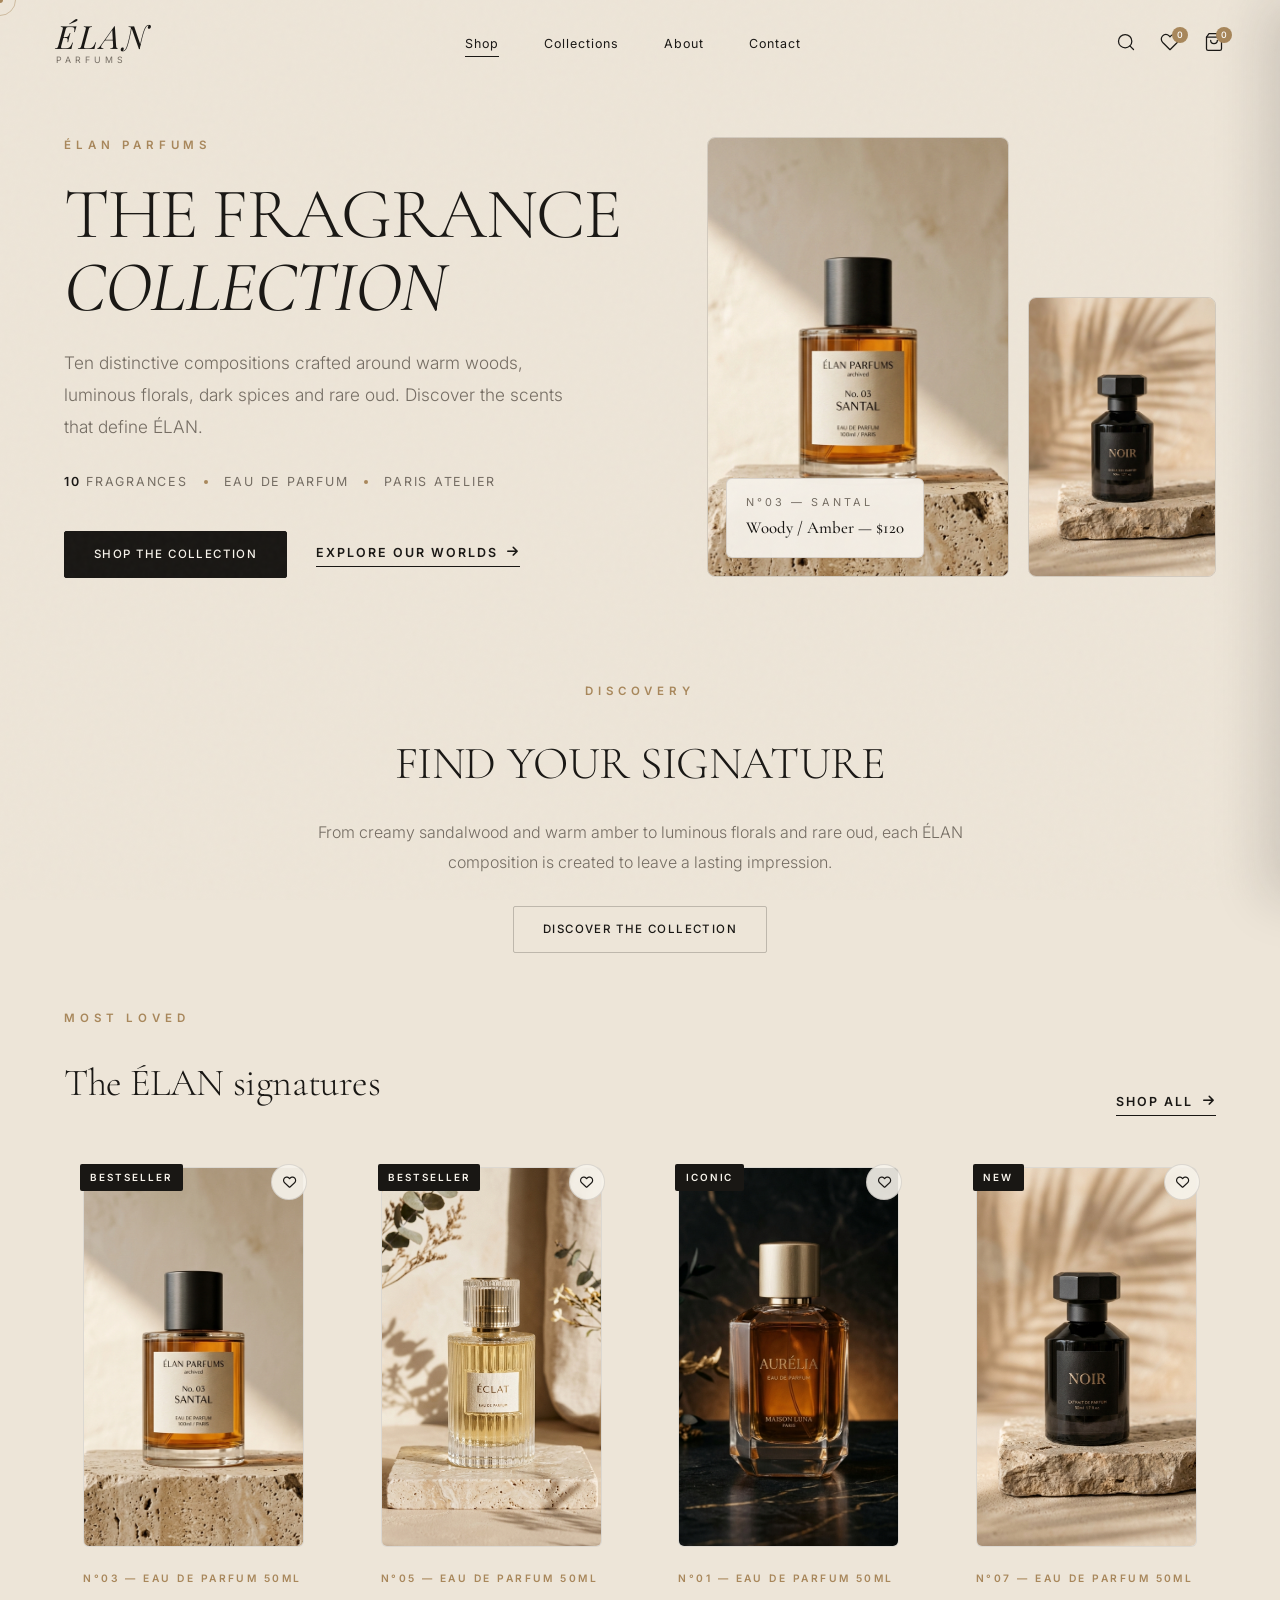
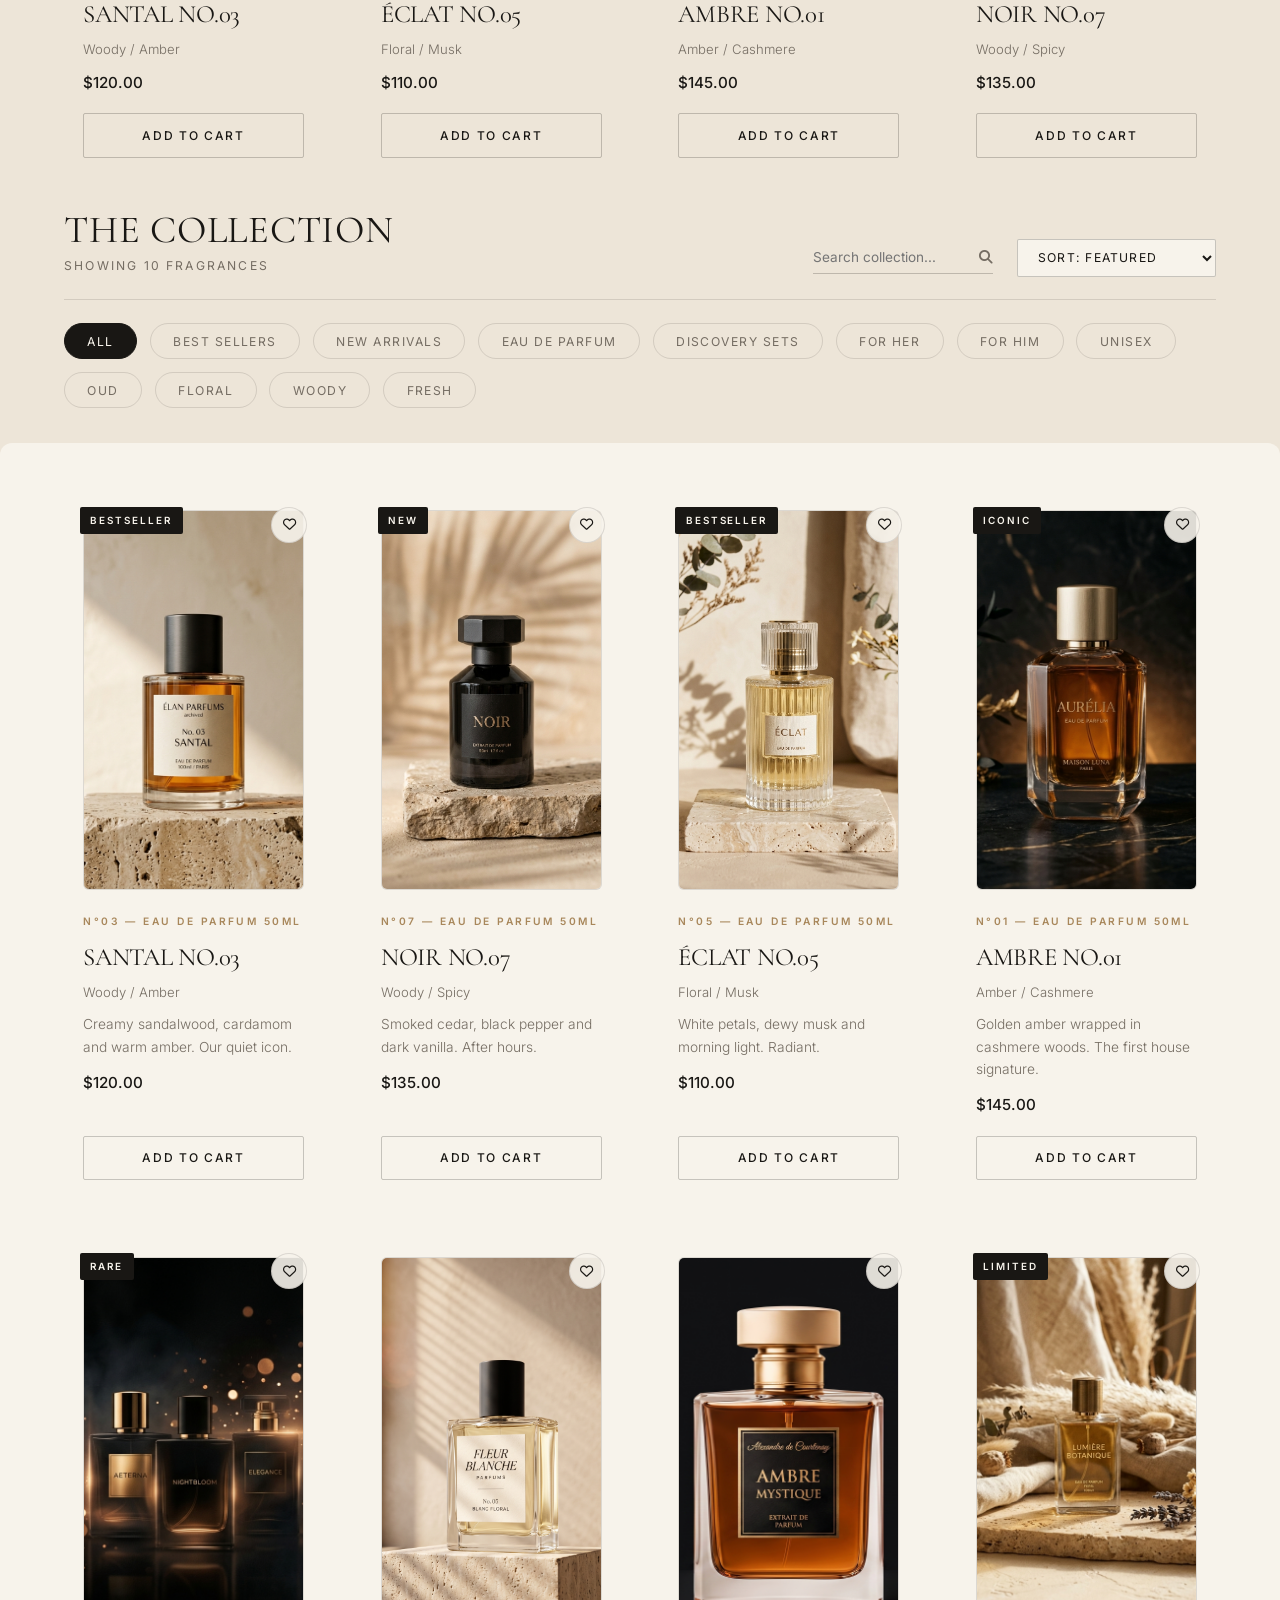
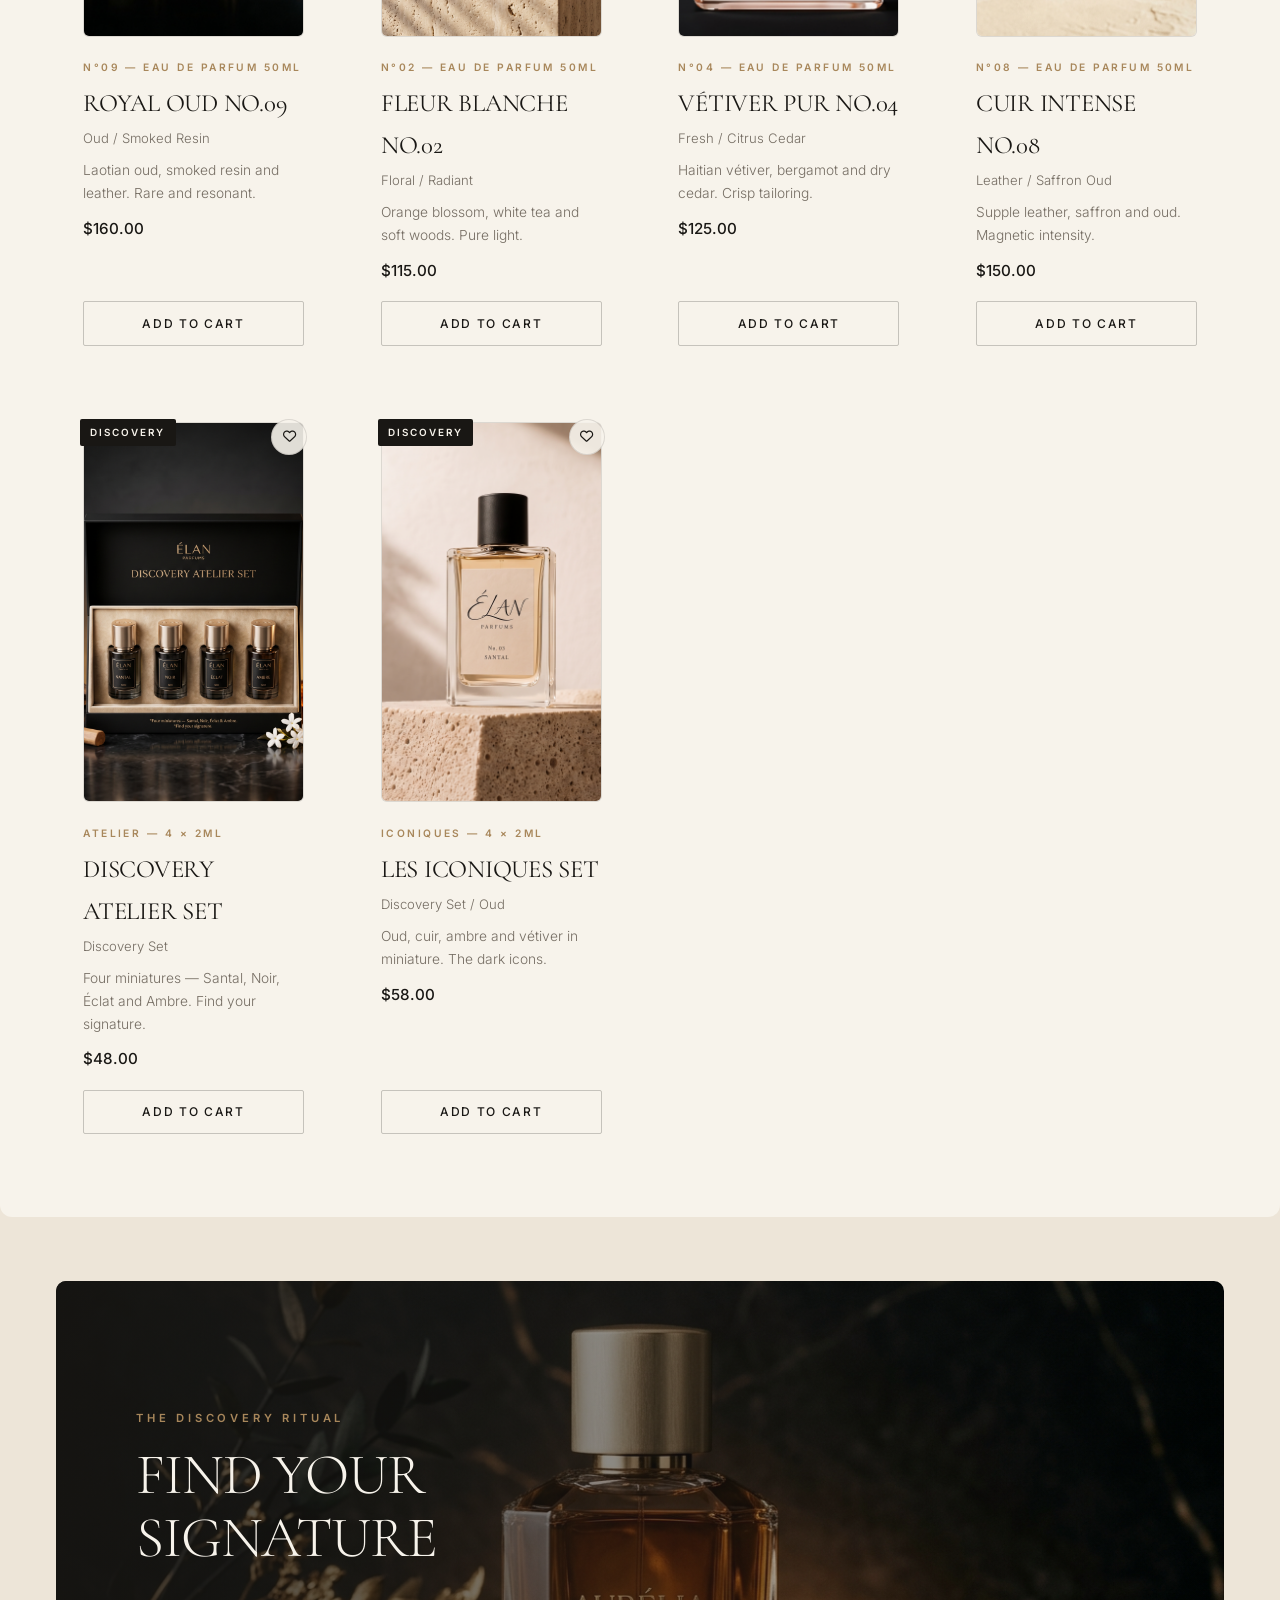
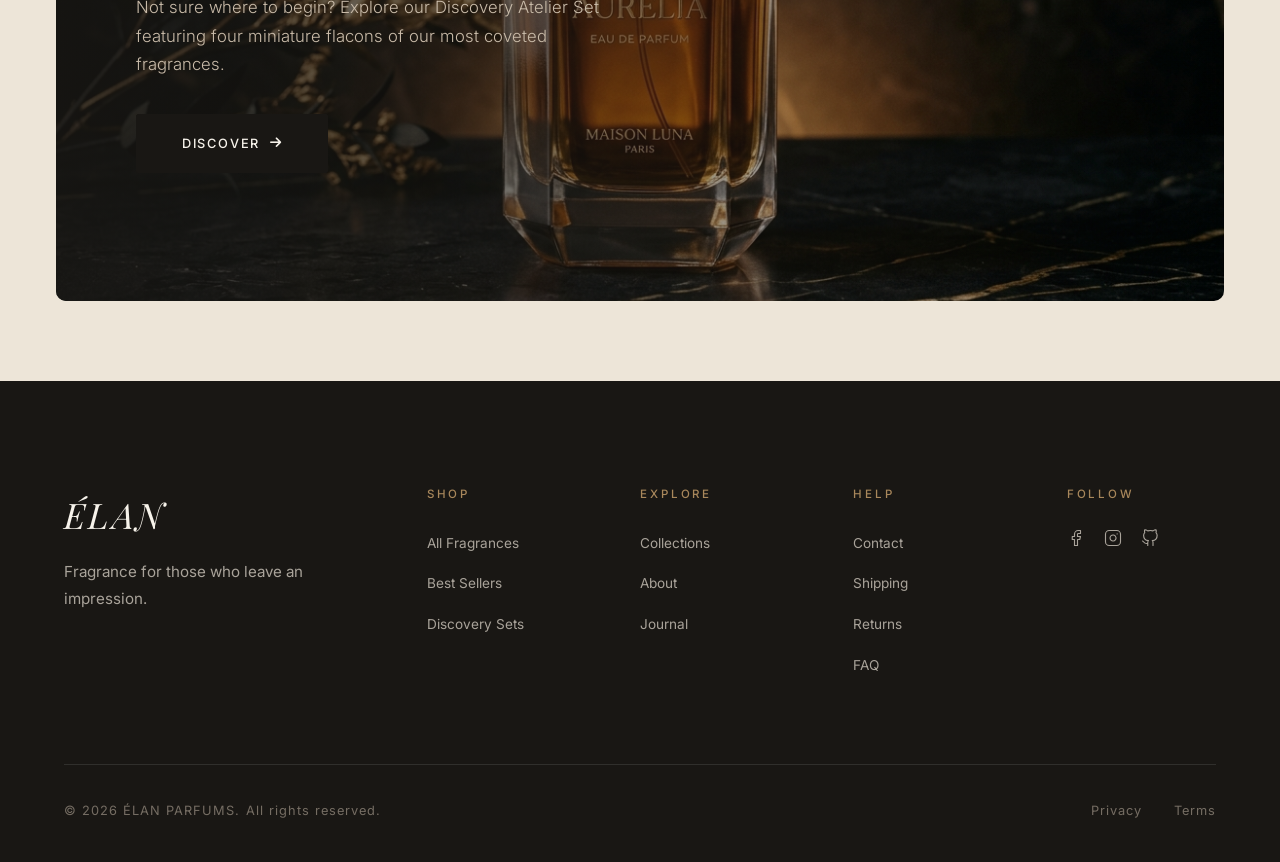
<file: shop.html>
<!DOCTYPE html>
<html lang="en">
<head>
    <meta charset="UTF-8">
    <meta name="viewport" content="width=device-width, initial-scale=1.0">
    <title>Shop The Collection | ÉLAN PARFUMS</title>
    <meta name="description" content="Discover the ÉLAN PARFUMS fragrance collection — best sellers, new arrivals, eau de parfum and discovery sets.">
    <link rel="preconnect" href="https://fonts.googleapis.com">
    <link rel="preconnect" href="https://fonts.gstatic.com" crossorigin>
    <link href="https://fonts.googleapis.com/css2?family=Cormorant+Garamond:ital,wght@0,300;0,400;0,500;0,600;0,700;1,300;1,400;1,500;1,600&family=Inter:wght@300;400;500;600&family=Playfair+Display:ital,wght@0,400;0,500;0,600;0,700&display=swap" rel="stylesheet">
    <link rel="stylesheet" href="https://cdnjs.cloudflare.com/ajax/libs/font-awesome/6.7.1/css/all.min.css">
    <link rel="stylesheet" href="style.css">
</head>
<body>

    <!-- PRELOADER -->
    <div class="preloader" id="preloader" aria-live="polite">
        <div class="preloader-inner">
            <div class="preloader-brand">ÉLAN</div>
            <div class="preloader-subtitle">PARFUMS • PARIS</div>
            <div class="preloader-line"><span></span></div>
        </div>
    </div>

    <!-- CUSTOM CURSOR -->
    <div class="cursor cursor-dot" aria-hidden="true"></div>
    <div class="cursor cursor-ring" aria-hidden="true"></div>

    <!-- ================= GLOBAL NAVBAR ================= -->
    <header>
        <nav class="navbar">
            <div class="logo">
                <a href="index.html">
                    <h2 class="logo-script">ÉLAN</h2>
                    <p>PARFUMS</p>
                </a>
            </div>

            <ul class="nav-links">
                <li><a href="shop.html">Shop</a></li>
                <li><a href="collections.html">Collections</a></li>
                <li><a href="about.html">About</a></li>
                <li><a href="contact.html">Contact</a></li>
            </ul>

            <div class="nav-right">
                <button class="nav-icon-btn open-search" aria-label="Search">
                    <svg width="20" height="20" viewBox="0 0 24 24" fill="none" stroke="currentColor" stroke-width="1.5" stroke-linecap="round" stroke-linejoin="round"><circle cx="11" cy="11" r="8"/><line x1="21" y1="21" x2="16.65" y2="16.65"/></svg>
                </button>
                <a href="#" class="nav-icon-btn open-wishlist" aria-label="Wishlist">
                    <svg width="20" height="20" viewBox="0 0 24 24" fill="none" stroke="currentColor" stroke-width="1.5" stroke-linecap="round" stroke-linejoin="round"><path d="M20.84 4.61a5.5 5.5 0 0 0-7.78 0L12 5.67l-1.06-1.06a5.5 5.5 0 0 0-7.78 7.78l1.06 1.06L12 21.23l7.78-7.78 1.06-1.06a5.5 5.5 0 0 0 0-7.78z"/></svg>
                    <span class="nav-badge" id="wishlist-count">0</span>
                </a>
                <button class="nav-icon-btn open-cart" aria-label="Shopping Cart">
                    <svg width="20" height="20" viewBox="0 0 24 24" fill="none" stroke="currentColor" stroke-width="1.5" stroke-linecap="round" stroke-linejoin="round"><path d="M6 2L3 6v14a2 2 0 0 0 2 2h14a2 2 0 0 0 2-2V6l-3-4z"/><line x1="3" y1="6" x2="21" y2="6"/><path d="M16 10a4 4 0 0 1-8 0"/></svg>
                    <span class="nav-badge" id="cart-count">0</span>
                </button>
                <div class="hamburger" aria-label="Open mobile menu">
                    <span></span>
                    <span></span>
                    <span></span>
                </div>
            </div>
        </nav>
    </header>

    <!-- ================= CART SIDEBAR ================= -->
    <div class="cart-overlay" id="cart-overlay"></div>
    <div class="cart-sidebar" id="cart-sidebar" role="dialog" aria-label="Shopping Cart">
        <div class="cart-header">
            <h3>Your Cart</h3>
            <button class="close-cart" aria-label="Close cart">&times;</button>
        </div>
        <div class="cart-items" id="cart-items">
            <div class="cart-empty">
                <i class="fas fa-shopping-cart"></i>
                <h3>Your cart is empty</h3>
                <p>Discover our signature fragrances to begin</p>
            </div>
        </div>
        <div class="cart-footer">
            <div class="cart-total">
                <h4>Total</h4>
                <span id="cart-total">$0.00</span>
            </div>
            <button class="btn-primary" id="checkout-btn">Proceed to Checkout</button>
        </div>
    </div>

    <!-- ================= SEARCH PANEL ================= -->
    <div class="search-overlay" id="search-overlay">
        <div class="search-container" role="dialog" aria-label="Search fragrances">
            <div class="lux-search-bar">
                <i class="fas fa-search lux-search-icon" aria-hidden="true"></i>
                <input type="text" id="search-input-field" placeholder="Search fragrances..." aria-label="Search fragrances" autocomplete="off" role="combobox" aria-expanded="false">
                <button class="close-search" aria-label="Close search">&times;</button>
            </div>
        </div>
    </div>

    <!-- ================= SHOP LUX HERO ================= -->
    <section class="shop-hero-lux">
        <div class="shop-hero-inner">
            <div class="shop-hero-copy">
                <span class="shop-eyebrow">ÉLAN PARFUMS</span>
                <h1>THE FRAGRANCE<br><em>COLLECTION</em></h1>
                <p class="shop-hero-desc">Ten distinctive compositions crafted around warm woods, luminous florals, dark spices and rare oud. Discover the scents that define ÉLAN.</p>
                <div class="shop-hero-meta">
                    <span><strong>10</strong> Fragrances</span>
                    <span class="dot" aria-hidden="true"></span>
                    <span>Eau de Parfum</span>
                    <span class="dot" aria-hidden="true"></span>
                    <span>Paris Atelier</span>
                </div>
                <div class="shop-hero-actions">
                    <a href="#collection" class="btn-primary btn-sm">SHOP THE COLLECTION</a>
                    <a href="collections.html" class="shop-hero-link">Explore our worlds <i class="fas fa-arrow-right"></i></a>
                </div>
            </div>
            <div class="shop-hero-visual" aria-hidden="false">
                <div class="shop-hero-img-main">
                    <img src="Images/elan-hero.jpg" alt="ÉLAN Santal No.03 perfume flacon in warm light">
                </div>
                <div class="shop-hero-img-small">
                    <img src="Images/elan-noir.jpg" alt="ÉLAN Noir No.07 dark perfume bottle">
                </div>
                <div class="shop-hero-card">
                    <span>N°03 — SANTAL</span>
                    <strong>Woody / Amber — $120</strong>
                </div>
            </div>
        </div>
    </section>

    <!-- ================= COLLECTION INTRO ================= -->
    <section class="shop-intro reveal reveal-up">
        <span class="shop-eyebrow">DISCOVERY</span>
        <h2>FIND YOUR SIGNATURE</h2>
        <p>From creamy sandalwood and warm amber to luminous florals and rare oud, each ÉLAN composition is created to leave a lasting impression.</p>
        <a href="#collection" class="btn-outline btn-sm">DISCOVER THE COLLECTION</a>
    </section>

    <!-- ================= MOST LOVED ================= -->
    <section class="most-loved reveal reveal-up" aria-label="Most loved fragrances">
        <div class="most-loved-head">
            <div>
                <span class="shop-eyebrow">MOST LOVED</span>
                <h2>The ÉLAN signatures</h2>
            </div>
            <a href="#collection" class="shop-hero-link">Shop all <i class="fas fa-arrow-right"></i></a>
        </div>
        <div class="products-grid-clean most-loved-grid">
            <div class="clean-product-card product-card" data-id="santal-no03" data-category="unisex woody bestsellers edp" data-price="120" data-name="SANTAL NO.03">
                <span class="clean-product-badge">BESTSELLER</span>
                <button class="clean-wishlist-btn wishlist-btn" aria-label="Add Santal No.03 to wishlist"><i class="far fa-heart"></i></button>
                <a class="clean-product-link" href="product.html?id=santal-no03" aria-label="View Santal No.03">
                    <div class="clean-product-image product-image"><img src="Images/elan-hero.jpg" alt="Santal No.03 luxury perfume bottle" loading="lazy"></div>
                    <p class="clean-product-eyebrow">N°03 — EAU DE PARFUM 50ML</p>
                    <h3>SANTAL NO.03</h3>
                    <p class="clean-product-family">Woody / Amber</p>
                    <div class="clean-product-price product-price">$120.00</div>
                </a>
                <button class="clean-cart-btn cart-btn" aria-label="Add Santal No.03 to cart">Add to Cart</button>
            </div>
            <div class="clean-product-card product-card" data-id="eclat-no05" data-category="women floral fresh bestsellers edp" data-price="110" data-name="ÉCLAT NO.05">
                <span class="clean-product-badge">BESTSELLER</span>
                <button class="clean-wishlist-btn wishlist-btn" aria-label="Add Éclat No.05 to wishlist"><i class="far fa-heart"></i></button>
                <a class="clean-product-link" href="product.html?id=eclat-no05" aria-label="View Éclat No.05">
                    <div class="clean-product-image product-image"><img src="Images/elan-eclat.jpg" alt="Éclat No.05 luxury perfume bottle" loading="lazy"></div>
                    <p class="clean-product-eyebrow">N°05 — EAU DE PARFUM 50ML</p>
                    <h3>ÉCLAT NO.05</h3>
                    <p class="clean-product-family">Floral / Musk</p>
                    <div class="clean-product-price product-price">$110.00</div>
                </a>
                <button class="clean-cart-btn cart-btn" aria-label="Add Éclat No.05 to cart">Add to Cart</button>
            </div>
            <div class="clean-product-card product-card" data-id="ambre-no01" data-category="unisex woody edp" data-price="145" data-name="AMBRE NO.01">
                <span class="clean-product-badge">ICONIC</span>
                <button class="clean-wishlist-btn wishlist-btn" aria-label="Add Ambre No.01 to wishlist"><i class="far fa-heart"></i></button>
                <a class="clean-product-link" href="product.html?id=ambre-no01" aria-label="View Ambre No.01">
                    <div class="clean-product-image product-image"><img src="Images/brand-story.jpg" alt="Ambre No.01 luxury perfume bottle" loading="lazy"></div>
                    <p class="clean-product-eyebrow">N°01 — EAU DE PARFUM 50ML</p>
                    <h3>AMBRE NO.01</h3>
                    <p class="clean-product-family">Amber / Cashmere</p>
                    <div class="clean-product-price product-price">$145.00</div>
                </a>
                <button class="clean-cart-btn cart-btn" aria-label="Add Ambre No.01 to cart">Add to Cart</button>
            </div>
            <div class="clean-product-card product-card" data-id="noir-no07" data-category="men woody new-arrivals edp" data-price="135" data-name="NOIR NO.07">
                <span class="clean-product-badge">NEW</span>
                <button class="clean-wishlist-btn wishlist-btn" aria-label="Add Noir No.07 to wishlist"><i class="far fa-heart"></i></button>
                <a class="clean-product-link" href="product.html?id=noir-no07" aria-label="View Noir No.07">
                    <div class="clean-product-image product-image"><img src="Images/elan-noir.jpg" alt="Noir No.07 luxury perfume bottle" loading="lazy"></div>
                    <p class="clean-product-eyebrow">N°07 — EAU DE PARFUM 50ML</p>
                    <h3>NOIR NO.07</h3>
                    <p class="clean-product-family">Woody / Spicy</p>
                    <div class="clean-product-price product-price">$135.00</div>
                </a>
                <button class="clean-cart-btn cart-btn" aria-label="Add Noir No.07 to cart">Add to Cart</button>
            </div>
        </div>
    </section>

    <!-- ================= SHOPPING TOOLBAR ================= -->
    <section class="shop-toolbar" id="collection" aria-label="Shop the collection">
        <div class="shop-toolbar-head reveal reveal-up">
            <div class="shop-toolbar-title">
                <h2>THE COLLECTION</h2>
                <p id="shop-result-count" aria-live="polite">Showing 10 fragrances</p>
            </div>
            <div class="filter-controls">
                <div class="filter-search-wrap">
                    <i class="fas fa-search" aria-hidden="true"></i>
                    <input type="text" id="shop-live-search" placeholder="Search collection..." aria-label="Search collection">
                    <button id="shop-clear-search" class="shop-clear-btn" aria-label="Clear search" hidden>&times;</button>
                </div>
                <div class="filter-sort">
                    <select id="shop-sort" aria-label="Sort products">
                        <option value="featured">SORT: FEATURED</option>
                        <option value="best-selling">BEST SELLING</option>
                        <option value="newest">NEWEST</option>
                        <option value="price-low">PRICE: LOW TO HIGH</option>
                        <option value="price-high">PRICE: HIGH TO LOW</option>
                        <option value="name-az">NAME: A – Z</option>
                    </select>
                </div>
            </div>
        </div>

        <div class="shop-filter-bar reveal reveal-up">
            <button class="filter-toggle-btn" id="filter-toggle" aria-expanded="false">FILTER <i class="fas fa-chevron-down"></i></button>
            <div class="filter-drawer-overlay" id="filter-drawer-overlay"></div>
            <div class="filter-drawer" id="filter-drawer">
                <div class="filter-categories" id="filter-categories" role="tablist" aria-label="Filter fragrances">
                    <button class="filter-pill active" data-filter="all">All</button>
                    <button class="filter-pill" data-filter="bestsellers">Best Sellers</button>
                    <button class="filter-pill" data-filter="new-arrivals">New Arrivals</button>
                    <button class="filter-pill" data-filter="edp">Eau de Parfum</button>
                    <button class="filter-pill" data-filter="discovery-sets">Discovery Sets</button>
                    <button class="filter-pill" data-filter="women">For Her</button>
                    <button class="filter-pill" data-filter="men">For Him</button>
                    <button class="filter-pill" data-filter="unisex">Unisex</button>
                    <button class="filter-pill" data-filter="oud">Oud</button>
                    <button class="filter-pill" data-filter="floral">Floral</button>
                    <button class="filter-pill" data-filter="woody">Woody</button>
                    <button class="filter-pill" data-filter="fresh">Fresh</button>
                </div>
            </div>
        </div>
    </section>

    <!-- ================= PRODUCTS GRID ================= -->
    <div class="featured-fragrances shop-catalogue">
        <div class="products-grid-clean" id="shop-products-grid">
            <!-- Product 1 -->
            <div class="clean-product-card product-card" data-id="santal-no03" data-category="unisex woody bestsellers edp" data-price="120" data-name="SANTAL NO.03">
                <span class="clean-product-badge">BESTSELLER</span>
                <button class="clean-wishlist-btn wishlist-btn" aria-label="Add Santal No.03 to wishlist">
                    <i class="far fa-heart"></i>
                </button>
                <a class="clean-product-link" href="product.html?id=santal-no03" aria-label="View Santal No.03">
                    <div class="clean-product-image product-image">
                        <img src="Images/elan-hero.jpg" alt="Santal No.03 luxury perfume bottle" loading="lazy">
                    </div>
                    <p class="clean-product-eyebrow">N°03 — EAU DE PARFUM 50ML</p>
                    <h3>SANTAL NO.03</h3>
                    <p class="clean-product-family">Woody / Amber</p>
                    <p class="clean-product-desc">Creamy sandalwood, cardamom and warm amber. Our quiet icon.</p>
                    <div class="clean-product-price product-price">$120.00</div>
                </a>
                <button class="clean-cart-btn cart-btn" aria-label="Add Santal No.03 to cart">Add to Cart</button>
            </div>

            <!-- Product 2 -->
            <div class="clean-product-card product-card" data-id="noir-no07" data-category="men woody new-arrivals edp" data-price="135" data-name="NOIR NO.07">
                <span class="clean-product-badge">NEW</span>
                <button class="clean-wishlist-btn wishlist-btn" aria-label="Add Noir No.07 to wishlist">
                    <i class="far fa-heart"></i>
                </button>
                <a class="clean-product-link" href="product.html?id=noir-no07" aria-label="View Noir No.07">
                    <div class="clean-product-image product-image">
                        <img src="Images/elan-noir.jpg" alt="Noir No.07 luxury perfume bottle" loading="lazy">
                    </div>
                    <p class="clean-product-eyebrow">N°07 — EAU DE PARFUM 50ML</p>
                    <h3>NOIR NO.07</h3>
                    <p class="clean-product-family">Woody / Spicy</p>
                    <p class="clean-product-desc">Smoked cedar, black pepper and dark vanilla. After hours.</p>
                    <div class="clean-product-price product-price">$135.00</div>
                </a>
                <button class="clean-cart-btn cart-btn" aria-label="Add Noir No.07 to cart">Add to Cart</button>
            </div>

            <!-- Product 3 -->
            <div class="clean-product-card product-card" data-id="eclat-no05" data-category="women floral fresh bestsellers edp" data-price="110" data-name="ÉCLAT NO.05">
                <span class="clean-product-badge">BESTSELLER</span>
                <button class="clean-wishlist-btn wishlist-btn" aria-label="Add Éclat No.05 to wishlist">
                    <i class="far fa-heart"></i>
                </button>
                <a class="clean-product-link" href="product.html?id=eclat-no05" aria-label="View Éclat No.05">
                    <div class="clean-product-image product-image">
                        <img src="Images/elan-eclat.jpg" alt="Éclat No.05 luxury perfume bottle" loading="lazy">
                    </div>
                    <p class="clean-product-eyebrow">N°05 — EAU DE PARFUM 50ML</p>
                    <h3>ÉCLAT NO.05</h3>
                    <p class="clean-product-family">Floral / Musk</p>
                    <p class="clean-product-desc">White petals, dewy musk and morning light. Radiant.</p>
                    <div class="clean-product-price product-price">$110.00</div>
                </a>
                <button class="clean-cart-btn cart-btn" aria-label="Add Éclat No.05 to cart">Add to Cart</button>
            </div>

            <!-- Product 4 -->
            <div class="clean-product-card product-card" data-id="ambre-no01" data-category="unisex woody edp" data-price="145" data-name="AMBRE NO.01">
                <span class="clean-product-badge">ICONIC</span>
                <button class="clean-wishlist-btn wishlist-btn" aria-label="Add Ambre No.01 to wishlist">
                    <i class="far fa-heart"></i>
                </button>
                <a class="clean-product-link" href="product.html?id=ambre-no01" aria-label="View Ambre No.01">
                    <div class="clean-product-image product-image">
                        <img src="Images/brand-story.jpg" alt="Ambre No.01 luxury perfume bottle" loading="lazy">
                    </div>
                    <p class="clean-product-eyebrow">N°01 — EAU DE PARFUM 50ML</p>
                    <h3>AMBRE NO.01</h3>
                    <p class="clean-product-family">Amber / Cashmere</p>
                    <p class="clean-product-desc">Golden amber wrapped in cashmere woods. The first house signature.</p>
                    <div class="clean-product-price product-price">$145.00</div>
                </a>
                <button class="clean-cart-btn cart-btn" aria-label="Add Ambre No.01 to cart">Add to Cart</button>
            </div>

            <!-- Product 5 -->
            <div class="clean-product-card product-card" data-id="royal-oud-no09" data-category="men oud woody edp" data-price="160" data-name="ROYAL OUD NO.09">
                <span class="clean-product-badge">RARE</span>
                <button class="clean-wishlist-btn wishlist-btn" aria-label="Add Royal Oud No.09 to wishlist">
                    <i class="far fa-heart"></i>
                </button>
                <a class="clean-product-link" href="product.html?id=royal-oud-no09" aria-label="View Royal Oud No.09">
                    <div class="clean-product-image product-image">
                        <img src="Images/parallax-bg.jpg" alt="Royal Oud No.09 luxury perfume bottle" loading="lazy">
                    </div>
                    <p class="clean-product-eyebrow">N°09 — EAU DE PARFUM 50ML</p>
                    <h3>ROYAL OUD NO.09</h3>
                    <p class="clean-product-family">Oud / Smoked Resin</p>
                    <p class="clean-product-desc">Laotian oud, smoked resin and leather. Rare and resonant.</p>
                    <div class="clean-product-price product-price">$160.00</div>
                </a>
                <button class="clean-cart-btn cart-btn" aria-label="Add Royal Oud No.09 to cart">Add to Cart</button>
            </div>

            <!-- Product 6 -->
            <div class="clean-product-card product-card" data-id="fleur-blanche-no02" data-category="women floral fresh new-arrivals edp" data-price="115" data-name="FLEUR BLANCHE NO.02">
                <button class="clean-wishlist-btn wishlist-btn" aria-label="Add Fleur Blanche No.02 to wishlist">
                    <i class="far fa-heart"></i>
                </button>
                <a class="clean-product-link" href="product.html?id=fleur-blanche-no02" aria-label="View Fleur Blanche No.02">
                    <div class="clean-product-image product-image">
                        <img src="Images/FLEUR BLANCHE NO.02.jpeg" alt="Fleur Blanche No.02 luxury perfume bottle" loading="lazy">
                    </div>
                    <p class="clean-product-eyebrow">N°02 — EAU DE PARFUM 50ML</p>
                    <h3>FLEUR BLANCHE NO.02</h3>
                    <p class="clean-product-family">Floral / Radiant</p>
                    <p class="clean-product-desc">Orange blossom, white tea and soft woods. Pure light.</p>
                    <div class="clean-product-price product-price">$115.00</div>
                </a>
                <button class="clean-cart-btn cart-btn" aria-label="Add Fleur Blanche No.02 to cart">Add to Cart</button>
            </div>

            <!-- Product 7 -->
            <div class="clean-product-card product-card" data-id="vetiver-pur-no04" data-category="men fresh woody edp" data-price="125" data-name="VÉTIVER PUR NO.04">
                <button class="clean-wishlist-btn wishlist-btn" aria-label="Add Vétiver Pur No.04 to wishlist">
                    <i class="far fa-heart"></i>
                </button>
                <a class="clean-product-link" href="product.html?id=vetiver-pur-no04" aria-label="View Vétiver Pur No.04">
                    <div class="clean-product-image product-image">
                        <img src="Images/1.jpeg" alt="Vétiver Pur No.04 luxury perfume bottle" loading="lazy">
                    </div>
                    <p class="clean-product-eyebrow">N°04 — EAU DE PARFUM 50ML</p>
                    <h3>VÉTIVER PUR NO.04</h3>
                    <p class="clean-product-family">Fresh / Citrus Cedar</p>
                    <p class="clean-product-desc">Haitian vétiver, bergamot and dry cedar. Crisp tailoring.</p>
                    <div class="clean-product-price product-price">$125.00</div>
                </a>
                <button class="clean-cart-btn cart-btn" aria-label="Add Vétiver Pur No.04 to cart">Add to Cart</button>
            </div>

            <!-- Product 8 -->
            <div class="clean-product-card product-card" data-id="cuir-intense-no08" data-category="unisex oud woody edp" data-price="150" data-name="CUIR INTENSE NO.08">
                <span class="clean-product-badge">LIMITED</span>
                <button class="clean-wishlist-btn wishlist-btn" aria-label="Add Cuir Intense No.08 to wishlist">
                    <i class="far fa-heart"></i>
                </button>
                <a class="clean-product-link" href="product.html?id=cuir-intense-no08" aria-label="View Cuir Intense No.08">
                    <div class="clean-product-image product-image">
                        <img src="Images/elan-presence.jpg" alt="Cuir Intense No.08 luxury perfume bottle" loading="lazy">
                    </div>
                    <p class="clean-product-eyebrow">N°08 — EAU DE PARFUM 50ML</p>
                    <h3>CUIR INTENSE NO.08</h3>
                    <p class="clean-product-family">Leather / Saffron Oud</p>
                    <p class="clean-product-desc">Supple leather, saffron and oud. Magnetic intensity.</p>
                    <div class="clean-product-price product-price">$150.00</div>
                </a>
                <button class="clean-cart-btn cart-btn" aria-label="Add Cuir Intense No.08 to cart">Add to Cart</button>
            </div>

            <!-- Product 9 : Discovery -->
            <div class="clean-product-card product-card" data-id="discovery-atelier-set" data-category="unisex discovery-sets new-arrivals bestsellers edp fresh woody floral" data-price="48" data-name="DISCOVERY ATELIER SET">
                <span class="clean-product-badge">DISCOVERY</span>
                <button class="clean-wishlist-btn wishlist-btn" aria-label="Add Discovery Atelier Set to wishlist">
                    <i class="far fa-heart"></i>
                </button>
                <a class="clean-product-link" href="product.html?id=discovery-atelier-set" aria-label="View Discovery Atelier Set">
                    <div class="clean-product-image product-image">
                        <img src="Images/Luxury_perfume.jpeg" alt="Discovery Atelier Set of four miniature perfume flacons" loading="lazy">
                    </div>
                    <p class="clean-product-eyebrow">ATELIER — 4 × 2ML</p>
                    <h3>DISCOVERY ATELIER SET</h3>
                    <p class="clean-product-family">Discovery Set</p>
                    <p class="clean-product-desc">Four miniatures — Santal, Noir, Éclat and Ambre. Find your signature.</p>
                    <div class="clean-product-price product-price">$48.00</div>
                </a>
                <button class="clean-cart-btn cart-btn" aria-label="Add Discovery Atelier Set to cart">Add to Cart</button>
            </div>

            <!-- Product 10 : Discovery -->
            <div class="clean-product-card product-card" data-id="les-iconiques-set" data-category="unisex discovery-sets edp oud woody" data-price="58" data-name="LES ICONIQUES SET">
                <span class="clean-product-badge">DISCOVERY</span>
                <button class="clean-wishlist-btn wishlist-btn" aria-label="Add Les Iconiques Discovery Set to wishlist">
                    <i class="far fa-heart"></i>
                </button>
                <a class="clean-product-link" href="product.html?id=les-iconiques-set" aria-label="View Les Iconiques Set">
                    <div class="clean-product-image product-image">
                        <img src="Images/homepage.jpeg" alt="Les Iconiques Discovery Set luxury perfume miniatures" loading="lazy">
                    </div>
                    <p class="clean-product-eyebrow">ICONIQUES — 4 × 2ML</p>
                    <h3>LES ICONIQUES SET</h3>
                    <p class="clean-product-family">Discovery Set / Oud</p>
                    <p class="clean-product-desc">Oud, cuir, ambre and vétiver in miniature. The dark icons.</p>
                    <div class="clean-product-price product-price">$58.00</div>
                </a>
                <button class="clean-cart-btn cart-btn" aria-label="Add Les Iconiques Set to cart">Add to Cart</button>
            </div>
        </div>

        <div class="shop-no-results" id="shop-no-results" hidden>
            <h3>No fragrances found</h3>
            <p>Try a different search or filter.</p>
            <button class="btn-outline" id="shop-reset-filters">RESET FILTERS</button>
        </div>
    </div>

    <!-- ================= SHOP CAMPAIGN BANNER ================= -->
    <section class="shop-campaign-banner reveal reveal-up">
        <div class="campaign-banner-inner">
            <div class="campaign-banner-text">
                <span class="campaign-eyebrow">THE DISCOVERY RITUAL</span>
                <h2>FIND YOUR<br>SIGNATURE</h2>
                <p>Not sure where to begin? Explore our Discovery Atelier Set featuring four miniature flacons of our most coveted fragrances.</p>
                <a href="collections.html" class="btn-primary">DISCOVER <i class="fas fa-arrow-right"></i></a>
            </div>
        </div>
    </section>

    <!-- Toast -->
    <div class="elan-toast" id="elan-toast" role="status" aria-live="polite"><i class="fas fa-check"></i><span>Added to cart</span></div>

    <!-- ================= GLOBAL FOOTER ================= -->
    <footer class="global-footer">
        <div class="footer-content">
            <div class="footer-brand">
                <h2>ÉLAN</h2>
                <p>Fragrance for those who leave an impression.</p>
            </div>

            <div class="footer-col">
                <h4>SHOP</h4>
                <ul>
                    <li><a href="shop.html">All Fragrances</a></li>
                    <li><a href="shop.html">Best Sellers</a></li>
                    <li><a href="shop.html">Discovery Sets</a></li>
                </ul>
            </div>

            <div class="footer-col">
                <h4>EXPLORE</h4>
                <ul>
                    <li><a href="collections.html">Collections</a></li>
                    <li><a href="about.html">About</a></li>
                    <li><a href="index.html#journal">Journal</a></li>
                </ul>
            </div>

            <div class="footer-col">
                <h4>HELP</h4>
                <ul>
                    <li><a href="contact.html">Contact</a></li>
                    <li><a href="contact.html">Shipping</a></li>
                    <li><a href="contact.html">Returns</a></li>
                    <li><a href="contact.html">FAQ</a></li>
                </ul>
            </div>

            <div class="footer-col">
                <h4>FOLLOW</h4>
                <div class="footer-social-icons">
                    <a href="https://www.facebook.com/sandeep.bhashma" target="_blank" rel="noopener noreferrer" aria-label="Facebook">
                        <svg width="18" height="18" viewBox="0 0 24 24" fill="none" stroke="currentColor" stroke-width="1.5" stroke-linecap="round" stroke-linejoin="round"><path d="M18 2h-3a5 5 0 0 0-5 5v3H7v4h3v8h4v-8h3l1-4h-4V7a1 1 0 0 1 1-1h3z"/></svg>
                    </a>
                    <a href="https://www.instagram.com/sandeep.bhasma/" target="_blank" rel="noopener noreferrer" aria-label="Instagram">
                        <svg width="18" height="18" viewBox="0 0 24 24" fill="none" stroke="currentColor" stroke-width="1.5" stroke-linecap="round" stroke-linejoin="round"><rect x="2" y="2" width="20" height="20" rx="5" ry="5"/><path d="M16 11.37A4 4 0 1 1 12.63 8 4 4 0 0 1 16 11.37z"/><line x1="17.5" y1="6.5" x2="17.51" y2="6.5"/></svg>
                    </a>
                    <a href="https://github.com/sandeepbhasma77-oss" target="_blank" rel="noopener noreferrer" aria-label="GitHub">
                        <svg width="18" height="18" viewBox="0 0 24 24" fill="none" stroke="currentColor" stroke-width="1.5" stroke-linecap="round" stroke-linejoin="round"><path d="M9 19c-5 1.5-5-2.5-7-3m14 6v-3.87a3.37 3.37 0 0 0-.94-2.61c3.14-.35 6.44-1.54 6.44-7A5.44 5.44 0 0 0 20 4.77 5.07 5.07 0 0 0 19.91 1S18.73.65 16 2.48a13.38 13.38 0 0 0-7 0C6.27.65 5.09 1 5.09 1A5.07 5.07 0 0 0 5 4.77a5.44 5.44 0 0 0-1.5 3.78c0 5.42 3.3 6.61 6.44 7A3.37 3.37 0 0 0 9 18.13V22"/></svg>
                    </a>
                </div>
            </div>
        </div>

        <div class="footer-bottom-quiet">
            <p>&copy; 2026 ÉLAN PARFUMS. All rights reserved.</p>
            <div class="footer-bottom-links">
                <a href="#">Privacy</a>
                <a href="#">Terms</a>
            </div>
        </div>
    </footer>

    <script src="products.js"></script>
    <script src="script.js"></script>
</body>
</html>
</file>
<file: style.css>
/* ==========================================================================
   ÉLAN PARFUMS — UNIFIED "QUIET LUXURY" DESIGN SYSTEM
   Applies across ALL 5 PAGES: Home, Shop, Collections, About, Contact
   ========================================================================== */

/* =========================================
   1. DESIGN TOKENS & COLOR SYSTEM
   ========================================= */
:root {
    --cream: #F7F3EB;
    --beige: #EDE5D8;
    --sand: #E3D8C8;
    --taupe: #C9BBA9;
    --brown: #3A3028;
    --dark: #191714;
    --muted: #756D63;
    --accent: #A8875B;
    --accent-hover: #8F6F43;
    --white: #FFFFFF;

    /* Semantic Tokens */
    --bg-primary: var(--beige);
    --bg-secondary: var(--sand);
    --bg-card: var(--cream);
    --bg-footer: var(--dark);
    --text-primary: var(--dark);
    --text-secondary: var(--muted);
    --text-footer: var(--cream);
    --border-subtle: rgba(25, 23, 20, 0.12);
    --border-medium: rgba(25, 23, 20, 0.22);
    --border-light: rgba(247, 243, 235, 0.15);

    /* Typography */
    --font-heading: 'Cormorant Garamond', Georgia, serif;
    --font-body: 'Inter', -apple-system, BlinkMacSystemFont, 'Segoe UI', Roboto, sans-serif;
    --font-logo: 'Playfair Display', 'Cormorant Garamond', Georgia, serif;

    /* Transitions */
    --ease-luxury: cubic-bezier(0.16, 1, 0.3, 1);
    --transition: all 0.5s cubic-bezier(0.16, 1, 0.3, 1);
    --transition-fast: all 0.25s cubic-bezier(0.16, 1, 0.3, 1);
}

/* =========================================
   2. BASE & RESET
   ========================================= */
*, *::before, *::after {
    margin: 0;
    padding: 0;
    box-sizing: border-box;
}

html {
    scroll-behavior: smooth;
    font-size: 16px;
    background-color: var(--bg-primary);
    -webkit-font-smoothing: antialiased;
    -moz-osx-font-smoothing: grayscale;
    text-rendering: optimizeLegibility;
}

body {
    background-color: var(--bg-primary);
    color: var(--text-primary);
    font-family: var(--font-body);
    font-weight: 400;
    line-height: 1.7;
    overflow-x: hidden;
    cursor: default;
    position: relative;
    opacity: 0;
}

body.page-ready {
    opacity: 1;
    transition: opacity 0.65s cubic-bezier(0.16, 1, 0.3, 1) 0.15s;
}

body.page-exiting {
    opacity: 0 !important;
    transform: scale(0.985);
    transition: opacity 0.48s ease, transform 0.48s ease !important;
    pointer-events: none;
}

body.cursor-active {
    cursor: none;
}

a {
    color: inherit;
    text-decoration: none;
    transition: var(--transition-fast);
}

img {
    max-width: 100%;
    display: block;
    user-select: none;
}

ul {
    list-style: none;
}

button, input, textarea, select {
    font-family: inherit;
    color: inherit;
}

::selection {
    background: rgba(168, 135, 91, 0.25);
    color: var(--text-primary);
}

/* Luxury Scrollbar */
::-webkit-scrollbar {
    width: 6px;
}
::-webkit-scrollbar-track {
    background: var(--bg-primary);
}
::-webkit-scrollbar-thumb {
    background: rgba(25, 23, 20, 0.22);
    border-radius: 3px;
}
::-webkit-scrollbar-thumb:hover {
    background: var(--accent);
}

/* Subtle Film Grain Noise */
body::after {
    content: '';
    position: fixed;
    top: 0;
    left: 0;
    width: 100vw;
    height: 100vh;
    opacity: 0.024;
    pointer-events: none;
    z-index: 99997;
    background: url('data:image/svg+xml,%3Csvg viewBox="0 0 200 200" xmlns="http://www.w3.org/2000/svg"%3E%3Cfilter id="noiseFilter"%3E%3CfeTurbulence type="fractalNoise" baseFrequency="0.75" numOctaves="3" stitchTiles="stitch"/%3E%3C/filter%3E%3Crect width="100%25" height="100%25" filter="url(%23noiseFilter)"/%3E%3C/svg%3E');
}

/* =========================================
   3. CUSTOM CURSOR
   ========================================= */
.cursor {
    position: fixed;
    pointer-events: none;
    z-index: 99999;
    transform: translate(-50%, -50%);
    transition: opacity 0.3s ease;
    will-change: left, top, width, height;
}

.cursor-dot {
    width: 6px;
    height: 6px;
    background-color: var(--accent);
    border-radius: 50%;
}

.cursor-ring {
    width: 32px;
    height: 32px;
    border: 1px solid rgba(168, 135, 91, 0.45);
    border-radius: 50%;
    background: transparent;
    transition: width 0.3s var(--ease-luxury), height 0.3s var(--ease-luxury), border-color 0.3s ease, background 0.3s ease;
}

.cursor-ring.cursor-image {
    width: 64px;
    height: 64px;
    border-color: rgba(168, 135, 91, 0.6);
    background: rgba(168, 135, 91, 0.06);
}

@media (max-width: 1024px), (pointer: coarse) {
    .cursor, .cursor-dot, .cursor-ring {
        display: none !important;
    }
    body {
        cursor: auto !important;
    }
}

/* =========================================
   4. PRELOADER
   ========================================= */
.preloader {
    position: fixed;
    top: 0;
    left: 0;
    width: 100%;
    height: 100vh;
    background-color: var(--cream);
    display: flex;
    justify-content: center;
    align-items: center;
    z-index: 100000;
    transition: opacity 0.8s var(--ease-luxury), visibility 0.8s;
}

.preloader.hidden {
    opacity: 0;
    visibility: hidden;
    pointer-events: none;
}

.preloader-inner {
    text-align: center;
    display: flex;
    flex-direction: column;
    align-items: center;
}

.preloader-brand {
    font-family: var(--font-logo);
    font-size: clamp(2.8rem, 5vw, 4.2rem);
    font-weight: 400;
    font-style: italic;
    letter-spacing: 0.08em;
    color: var(--text-primary);
    margin-bottom: 0.3rem;
    animation: preloaderFadeIn 1s var(--ease-luxury) forwards;
}

.preloader-subtitle {
    font-size: 0.68rem;
    letter-spacing: 0.42em;
    color: var(--text-secondary);
    text-transform: uppercase;
    margin-bottom: 2rem;
    animation: preloaderFadeIn 1s var(--ease-luxury) 0.2s forwards;
    opacity: 0;
}

.preloader-line {
    width: 160px;
    height: 1px;
    background: rgba(25, 23, 20, 0.12);
    position: relative;
    overflow: hidden;
}

.preloader-line span {
    position: absolute;
    top: 0;
    left: 0;
    height: 100%;
    width: 100%;
    background: var(--accent);
    animation: preloaderLineAnim 1.6s var(--ease-luxury) infinite;
}

@keyframes preloaderFadeIn {
    from { opacity: 0; transform: translateY(16px); }
    to { opacity: 1; transform: translateY(0); }
}

@keyframes preloaderLineAnim {
    0% { transform: translateX(-100%); }
    100% { transform: translateX(100%); }
}

/* =========================================
   5. GLOBAL NAVBAR (HEIGHT: 80–90PX)
   ========================================= */
header {
    position: fixed;
    top: 0;
    left: 0;
    width: 100%;
    height: 85px;
    z-index: 1000;
    transition: background 0.5s var(--ease-luxury), border-color 0.5s var(--ease-luxury), box-shadow 0.5s var(--ease-luxury);
    background: transparent;
    border-bottom: 1px solid transparent;
    display: flex;
    align-items: center;
}

header.scrolled {
    background: rgba(237, 229, 216, 0.92);
    backdrop-filter: blur(12px);
    -webkit-backdrop-filter: blur(12px);
    border-bottom: 1px solid rgba(25, 23, 20, 0.12);
    box-shadow: 0 4px 20px rgba(25, 23, 20, 0.03);
}

.navbar {
    max-width: 1440px;
    width: 100%;
    margin: 0 auto;
    padding: 0 4rem;
    display: flex;
    justify-content: space-between;
    align-items: center;
}

/* Left: ÉLAN */
.logo a {
    display: flex;
    flex-direction: column;
}

.logo-script {
    font-family: var(--font-logo);
    font-size: 2rem;
    font-weight: 400;
    font-style: italic;
    letter-spacing: 0.08em;
    color: var(--text-primary);
    line-height: 1;
}

.logo p {
    font-size: 0.55rem;
    letter-spacing: 0.46em;
    color: var(--text-secondary);
    text-transform: uppercase;
    font-weight: 400;
    margin-top: 4px;
    line-height: 1;
}

/* Center: SHOP, COLLECTIONS, ABOUT, CONTACT */
.nav-links {
    display: flex;
    align-items: center;
    list-style: none;
    gap: 2.8rem;
}

.nav-links a {
    color: var(--text-primary);
    text-decoration: none;
    font-size: 0.78rem;
    font-weight: 400;
    letter-spacing: 0.08em;
    text-transform: none;
    position: relative;
    padding: 0.3rem 0;
    transition: color 0.3s ease;
}

.nav-links a::after {
    content: '';
    position: absolute;
    bottom: -2px;
    left: 0;
    width: 0;
    height: 1px;
    background: var(--text-primary);
    transition: width 0.35s var(--ease-luxury);
}

.nav-links a:hover::after,
.nav-links a.active::after {
    width: 100%;
}

/* Right: ICON GROUP */
.nav-right {
    display: flex;
    align-items: center;
    gap: 1.5rem;
}

.nav-icon-btn {
    position: relative;
    background: none;
    border: none;
    color: var(--text-primary);
    cursor: pointer;
    display: flex;
    align-items: center;
    justify-content: center;
    padding: 0;
    transition: opacity 0.25s ease, transform 0.25s ease;
}

.nav-icon-btn svg {
    display: block;
    width: 20px;
    height: 20px;
    stroke: currentColor;
}

.nav-icon-btn:hover {
    opacity: 0.6;
    transform: scale(1.05);
}

.nav-badge {
    position: absolute;
    top: -5px;
    right: -8px;
    min-width: 16px;
    height: 16px;
    padding: 0 4px;
    border-radius: 8px;
    background-color: #A8875B;
    color: #FFFFFF;
    font-size: 0.55rem;
    font-weight: 500;
    letter-spacing: 0.02em;
    display: flex;
    align-items: center;
    justify-content: center;
    line-height: 1;
}

.hamburger {
    display: none;
    flex-direction: column;
    gap: 5px;
    cursor: pointer;
    z-index: 1001;
    padding: 4px;
}

.hamburger span {
    display: block;
    width: 24px;
    height: 1.5px;
    background-color: var(--text-primary);
    transition: var(--transition);
}

/* =========================================
   6. GLOBAL BUTTONS & UI UTILITIES
   ========================================= */
.btn-primary {
    display: inline-flex;
    align-items: center;
    justify-content: center;
    gap: 0.6rem;
    padding: 1.1rem 2.8rem;
    background-color: var(--dark);
    color: var(--cream);
    font-family: var(--font-body);
    font-size: 0.80rem;
    font-weight: 500;
    letter-spacing: 0.14em;
    text-transform: uppercase;
    text-decoration: none;
    border: 1px solid var(--dark);
    cursor: pointer;
    transition: var(--transition);
    border-radius: 2px;
}

.btn-primary i {
    transition: transform 0.35s var(--ease-luxury);
}

.btn-primary:hover {
    background-color: var(--brown);
    color: var(--white);
    transform: translateY(-2px);
    box-shadow: 0 10px 25px rgba(25, 23, 20, 0.12);
}

.btn-primary:hover i {
    transform: translateX(4px);
}

.btn-outline {
    display: inline-flex;
    align-items: center;
    justify-content: center;
    gap: 0.6rem;
    padding: 1.1rem 2.6rem;
    background: transparent;
    color: var(--text-primary);
    font-size: 0.80rem;
    font-weight: 500;
    letter-spacing: 0.14em;
    text-transform: uppercase;
    border: 1px solid var(--border-medium);
    border-radius: 2px;
    transition: var(--transition);
}

.btn-outline:hover {
    border-color: var(--text-primary);
    background-color: rgba(25, 23, 20, 0.04);
    transform: translateY(-2px);
}

.page-header-editorial {
    padding: 12rem 4rem 5rem;
    text-align: center;
    max-width: 900px;
    margin: 0 auto;
}

.page-header-editorial h1 {
    font-family: var(--font-heading);
    font-size: clamp(3.5rem, 6.5vw, 6rem);
    font-weight: 300;
    letter-spacing: -0.02em;
    color: var(--text-primary);
    line-height: 1.05;
    margin-bottom: 1.4rem;
}

.page-header-editorial p {
    color: var(--text-secondary);
    font-size: 1.12rem;
    line-height: 1.85;
    font-weight: 300;
    max-width: 580px;
    margin: 0 auto;
}

/* =========================================
   7. PAGE 1: HOME — FULL-BLEED CAMPAIGN HERO
   ========================================= */
.hero {
    position: relative;
    min-height: 100vh;
    width: 100%;
    overflow: hidden;
    background-color: #EDE6D8;
}

/* ---- Full-bleed background image ---- */
.hero-bg-image {
    position: absolute;
    inset: 0;
    z-index: 0;
    background-image: url('../Images/home.jpg');
    background-size: 110%;
    background-position: 55% center;
    background-repeat: no-repeat;
}

/* ---- Subtle warm overlay for text readability (left side only) ---- */
.hero-overlay {
    position: absolute;
    inset: 0;
    z-index: 1;
    background: linear-gradient(
        to right,
        rgba(237, 230, 216, 0.7) 0%,
        rgba(237, 230, 216, 0.4) 25%,
        rgba(237, 230, 216, 0.1) 45%,
        transparent 60%
    );
    pointer-events: none;
}

/* ---- Content layer ---- */
.hero-content {
    position: relative;
    z-index: 5;
    display: flex;
    flex-direction: column;
    justify-content: center;
    min-height: 100vh;
    padding: 8rem 5% 4rem 7%;
    max-width: 40%;
}

.hero-text {
    max-width: 500px;
}

.hero-label {
    font-size: 0.8rem;
    letter-spacing: 0.28em;
    color: #A8875B;
    text-transform: uppercase;
    margin-bottom: 2rem;
    font-weight: 500;
    display: block;
    opacity: 0;
    transform: translateY(16px);
}

.hero-text h1 {
    font-family: var(--font-heading);
    font-size: clamp(3.5rem, 5.5vw, 5.5rem);
    font-weight: 400;
    line-height: 1.05;
    letter-spacing: -0.01em;
    color: #211D18;
    margin-bottom: 1.8rem;
    opacity: 0;
    transform: translateY(20px);
}

.hero-text h1 span {
    display: block;
    font-style: normal;
    font-weight: 400;
    color: #211D18;
}

.hero-supporting-text {
    color: #5A5249;
    font-size: 1rem;
    max-width: 420px;
    line-height: 1.7;
    margin-bottom: 2.6rem;
    font-weight: 400;
    opacity: 0;
    transform: translateY(16px);
}

.hero-btn {
    opacity: 0;
    transform: translateY(16px);
    display: inline-block;
    padding: 14px 24px;
    width: auto;
    min-width: 0;
    text-align: center;
    font-size: 0.72rem;
    letter-spacing: 0.06em;
    font-weight: 400;
    border-radius: 2px;
    background-color: #211D18;
    color: #F7F3EB;
    border: 1px solid #211D18;
}

.hero-btn:hover {
    transform: translateY(-1px);
    background-color: #3A3028;
    border-color: #3A3028;
    box-shadow: 0 6px 18px rgba(33, 29, 24, 0.12);
}

.hero-footer-words {
    display: flex;
    gap: 4rem;
    margin-top: auto;
    padding-top: 3rem;
    padding-bottom: 1.5rem;
    opacity: 0;
}

.hero-footer-words span {
    font-size: 0.72rem;
    letter-spacing: 0.28em;
    color: #9B8A78;
    text-transform: uppercase;
    font-weight: 500;
}

/* ---- Hero load animations ---- */
.hero.is-loaded .hero-label {
    opacity: 1;
    transform: translateY(0);
    transition: opacity 1.2s cubic-bezier(0.22, 1, 0.36, 1) 0.4s,
                transform 1.2s cubic-bezier(0.22, 1, 0.36, 1) 0.4s;
}

.hero.is-loaded .hero-text h1 {
    opacity: 1;
    transform: translateY(0);
    transition: opacity 1.3s cubic-bezier(0.22, 1, 0.36, 1) 0.55s,
                transform 1.3s cubic-bezier(0.22, 1, 0.36, 1) 0.55s;
}

.hero.is-loaded .hero-supporting-text {
    opacity: 1;
    transform: translateY(0);
    transition: opacity 1.2s cubic-bezier(0.22, 1, 0.36, 1) 0.7s,
                transform 1.2s cubic-bezier(0.22, 1, 0.36, 1) 0.7s;
}

.hero.is-loaded .hero-btn {
    opacity: 1;
    transform: translateY(0);
    transition: opacity 1.2s cubic-bezier(0.22, 1, 0.36, 1) 0.85s,
                transform 1.2s cubic-bezier(0.22, 1, 0.36, 1) 0.85s;
}

.hero.is-loaded .hero-footer-words {
    opacity: 1;
    transition: opacity 1.4s cubic-bezier(0.22, 1, 0.36, 1) 1s;
}

/* Philosophy */
.philosophy-section {
    padding: 12rem 4rem;
    background-color: var(--bg-primary);
    text-align: center;
}

.philosophy-content {
    max-width: 860px;
    margin: 0 auto;
}

.philosophy-label {
    font-size: 0.72rem;
    letter-spacing: 0.40em;
    color: var(--text-secondary);
    text-transform: uppercase;
    margin-bottom: 2.2rem;
    font-weight: 500;
    display: block;
}

.philosophy-heading {
    font-family: var(--font-heading);
    font-size: clamp(3.2rem, 5.8vw, 5.2rem);
    font-weight: 300;
    line-height: 1.15;
    letter-spacing: -0.02em;
    color: var(--text-primary);
    margin-bottom: 2.5rem;
}

.philosophy-heading span {
    font-style: italic;
}

.philosophy-text {
    color: var(--text-secondary);
    font-size: 1.12rem;
    line-height: 1.95;
    max-width: 620px;
    margin: 0 auto;
    font-weight: 300;
}

/* Home Featured Grid */
.featured-fragrances {
    padding: 9rem 4rem;
    max-width: 1440px;
    margin: 0 auto;
    background-color: var(--cream);
    border-radius: 12px;
    margin-top: -2rem;
    position: relative;
    z-index: 1;
}

.section-header {
    text-align: center;
    margin-bottom: 4.8rem;
}

.section-header h2 {
    font-family: var(--font-heading);
    font-size: clamp(2.8rem, 5vw, 4.2rem);
    font-weight: 300;
    letter-spacing: -0.02em;
    color: var(--text-primary);
    margin-bottom: 0.8rem;
}

.section-header p {
    color: var(--text-secondary);
    font-size: 1.05rem;
    font-weight: 300;
}

/* Clean Product Card System */
.products-grid-clean {
    display: grid;
    grid-template-columns: repeat(4, 1fr);
    gap: 2.4rem;
}

.clean-product-card {
    background: transparent;
    display: flex;
    flex-direction: column;
    position: relative;
    transition: transform 0.6s var(--ease-luxury);
    padding: 1.2rem;
    border-radius: 8px;
}

.clean-product-card:hover {
    transform: translateY(-5px);
}

.clean-product-image {
    width: 100%;
    height: 380px;
    background-color: var(--cream);
    border-radius: 6px;
    overflow: hidden;
    position: relative;
    margin-bottom: 1.4rem;
    border: 1px solid var(--border-subtle);
}

.clean-product-image img {
    width: 100%;
    height: 100%;
    object-fit: cover;
    transition: transform 0.8s var(--ease-luxury);
}

.clean-product-card:hover .clean-product-image img {
    transform: scale(1.04);
}

.clean-product-badge {
    position: absolute;
    top: 1rem;
    left: 1rem;
    background: var(--dark);
    color: var(--cream);
    font-size: 0.62rem;
    font-weight: 600;
    letter-spacing: 0.20em;
    padding: 0.3rem 0.65rem;
    border-radius: 2px;
    z-index: 2;
}

.clean-wishlist-btn {
    position: absolute;
    top: 1rem;
    right: 1rem;
    background: rgba(247, 243, 235, 0.9);
    border: 1px solid var(--border-subtle);
    width: 36px;
    height: 36px;
    border-radius: 50%;
    display: flex;
    justify-content: center;
    align-items: center;
    color: var(--text-primary);
    cursor: pointer;
    transition: var(--transition-fast);
    z-index: 3;
}

.clean-wishlist-btn:hover,
.clean-wishlist-btn.active {
    background-color: var(--dark);
    color: var(--cream);
}

.clean-product-card h3 {
    font-family: var(--font-heading);
    font-size: 1.55rem;
    font-weight: 400;
    letter-spacing: -0.01em;
    color: var(--text-primary);
    margin-bottom: 0.2rem;
}

.clean-product-family {
    font-size: 0.82rem;
    color: var(--text-secondary);
    margin-bottom: 0.6rem;
    font-weight: 300;
}

.clean-product-price {
    font-size: 0.95rem;
    font-weight: 500;
    color: var(--text-primary);
    margin-bottom: 1.1rem;
}

.clean-cart-btn {
    width: 100%;
    padding: 0.85rem;
    background: transparent;
    color: var(--text-primary);
    border: 1px solid var(--border-medium);
    font-size: 0.75rem;
    font-weight: 500;
    letter-spacing: 0.14em;
    text-transform: uppercase;
    cursor: pointer;
    border-radius: 2px;
    transition: var(--transition);
}

.clean-cart-btn:hover {
    background-color: var(--dark);
    color: var(--cream);
    border-color: var(--dark);
}

/* Editorial Parallax Banner */
.editorial-parallax-banner {
    position: relative;
    padding: 13rem 4rem;
    text-align: center;
    background-image: url('Images/elan-presence.jpg');
    background-size: cover;
    background-position: center;
    background-attachment: fixed;
    overflow: hidden;
}

.editorial-parallax-banner::before {
    content: '';
    position: absolute;
    inset: 0;
    background: radial-gradient(circle at center, rgba(237, 229, 216, 0.75) 0%, rgba(237, 229, 216, 0.92) 80%);
    z-index: 1;
}

.parallax-banner-content {
    position: relative;
    z-index: 2;
    max-width: 800px;
    margin: 0 auto;
}

.parallax-banner-content h2 {
    font-family: var(--font-heading);
    font-size: clamp(3.2rem, 6vw, 5.5rem);
    font-weight: 300;
    line-height: 1.08;
    letter-spacing: -0.02em;
    color: var(--text-primary);
    margin-bottom: 1.4rem;
}

.parallax-banner-content p {
    font-size: 1.15rem;
    color: var(--text-secondary);
    margin-bottom: 2.5rem;
    font-weight: 300;
}

/* Home Collection Cards */
.home-collections-section {
    padding: 10rem 4rem;
    background-color: var(--sand);
}

.collection-triptych {
    max-width: 1400px;
    margin: 0 auto;
    display: grid;
    grid-template-columns: repeat(3, 1fr);
    gap: 2.8rem;
}

.editorial-card {
    background-color: var(--cream);
    border-radius: 8px;
    overflow: hidden;
    border: 1px solid var(--border-subtle);
    transition: transform 0.6s var(--ease-luxury), box-shadow 0.6s var(--ease-luxury);
    display: flex;
    flex-direction: column;
}

.editorial-card:hover {
    transform: translateY(-8px);
    box-shadow: 0 25px 50px rgba(25, 23, 20, 0.10);
}

.editorial-card-image {
    width: 100%;
    height: 480px;
    overflow: hidden;
    position: relative;
}

.editorial-card-image img {
    width: 100%;
    height: 100%;
    object-fit: cover;
    transition: transform 0.8s var(--ease-luxury);
}

.editorial-card:hover .editorial-card-image img {
    transform: scale(1.04);
}

.editorial-card-content {
    padding: 2.2rem;
    display: flex;
    flex-direction: column;
    flex-grow: 1;
}

.editorial-card-num {
    font-size: 0.72rem;
    letter-spacing: 0.30em;
    color: var(--text-secondary);
    margin-bottom: 0.4rem;
}

.editorial-card h3 {
    font-family: var(--font-heading);
    font-size: 1.85rem;
    font-weight: 400;
    letter-spacing: -0.01em;
    color: var(--text-primary);
    margin-bottom: 0.4rem;
}

.editorial-card-notes {
    font-size: 0.88rem;
    color: var(--text-secondary);
    margin-bottom: 1.5rem;
    font-weight: 300;
}

.editorial-card a.card-explore {
    display: inline-flex;
    align-items: center;
    gap: 0.6rem;
    font-size: 0.78rem;
    letter-spacing: 0.15em;
    color: var(--text-primary);
    text-transform: uppercase;
    font-weight: 500;
    margin-top: auto;
    transition: gap 0.3s var(--ease-luxury);
}

.editorial-card a.card-explore i {
    transition: transform 0.3s var(--ease-luxury);
}

.editorial-card:hover a.card-explore i {
    transform: translateX(5px);
}

/* =========================================
   8. PAGE 2: SHOP BOUTIQUE STYLES
   ========================================= */
.shop-filter-bar {
    max-width: 1440px;
    margin: 0 auto 4rem;
    padding: 0 4rem;
    display: flex;
    justify-content: space-between;
    align-items: center;
    flex-wrap: wrap;
    gap: 2rem;
    position: relative;
}

/* Fade-only reveal: avoids transform containing-block issue with the fixed drawer */
.shop-filter-bar.reveal,
.shop-filter-bar.reveal.reveal-up,
.shop-filter-bar.reveal.is-visible {
    transform: none !important;
}

.filter-toggle-btn {
    display: none;
    background: var(--dark);
    color: var(--cream);
    border: none;
    padding: 0.65rem 1.4rem;
    font-family: var(--font-body);
    font-size: 0.76rem;
    font-weight: 500;
    letter-spacing: 0.14em;
    text-transform: uppercase;
    border-radius: 2px;
    cursor: pointer;
    transition: var(--transition-fast);
    gap: 0.5rem;
    align-items: center;
}

.filter-toggle-btn i {
    font-size: 0.65rem;
    transition: transform 0.3s var(--ease-luxury);
}

.filter-toggle-btn.active i {
    transform: rotate(180deg);
}

.filter-drawer {
    display: flex;
    align-items: center;
    gap: 2rem;
    flex-wrap: wrap;
    width: 100%;
    justify-content: space-between;
}

.filter-drawer-overlay {
    display: none;
}

.filter-categories {
    display: flex;
    gap: 0.8rem;
    flex-wrap: wrap;
}

.filter-pill {
    padding: 0.6rem 1.4rem;
    background: transparent;
    border: 1px solid var(--border-subtle);
    border-radius: 30px;
    font-size: 0.76rem;
    letter-spacing: 0.12em;
    text-transform: uppercase;
    color: var(--text-secondary);
    cursor: pointer;
    transition: var(--transition-fast);
}

.filter-pill:hover,
.filter-pill.active {
    background-color: var(--dark);
    color: var(--cream);
    border-color: var(--dark);
}

.filter-controls {
    display: flex;
    align-items: center;
    gap: 1.5rem;
}

.filter-search-wrap {
    position: relative;
    display: flex;
    align-items: center;
}

.filter-search-wrap input {
    background: transparent;
    border: none;
    border-bottom: 1px solid var(--border-medium);
    padding: 0.5rem 1.8rem 0.5rem 0;
    font-size: 0.85rem;
    outline: none;
    width: 180px;
    transition: width 0.3s var(--ease-luxury), border-color 0.3s ease;
}

.filter-search-wrap input:focus {
    width: 220px;
    border-bottom-color: var(--dark);
}

.filter-search-wrap i {
    position: absolute;
    right: 0;
    color: var(--text-secondary);
    font-size: 0.85rem;
    pointer-events: none;
}

.filter-sort select {
    background: transparent;
    border: 1px solid var(--border-subtle);
    padding: 0.55rem 1.2rem;
    border-radius: 30px;
    font-size: 0.76rem;
    letter-spacing: 0.10em;
    color: var(--text-primary);
    outline: none;
    cursor: pointer;
}

.shop-campaign-banner {
    margin: 8rem auto;
    max-width: 1440px;
    padding: 0 4rem;
}

.campaign-banner-inner {
    border-radius: 10px;
    overflow: hidden;
    position: relative;
    background-image: url('Images/brand-story.jpg');
    background-size: cover;
    background-position: center;
    padding: 8rem 5rem;
}

.campaign-banner-inner::before {
    content: '';
    position: absolute;
    inset: 0;
    background: linear-gradient(90deg, rgba(25, 23, 20, 0.85) 0%, rgba(25, 23, 20, 0.4) 60%, transparent 100%);
    z-index: 1;
}

.campaign-banner-text {
    position: relative;
    z-index: 2;
    max-width: 500px;
    color: var(--cream);
}

.campaign-banner-text h2 {
    font-family: var(--font-heading);
    font-size: clamp(2.8rem, 4.5vw, 4.2rem);
    font-weight: 300;
    line-height: 1.1;
    letter-spacing: -0.02em;
    margin-bottom: 1.4rem;
}

.campaign-banner-text p {
    font-size: 1.05rem;
    color: #C9BBA9;
    margin-bottom: 2.2rem;
    font-weight: 300;
}

/* =========================================
   9. PAGE 3: COLLECTIONS EDITORIAL STYLES
   ========================================= */
.collections-editorial-container {
    max-width: 1400px;
    margin: 0 auto;
    padding: 2rem 4rem 9rem;
    display: flex;
    flex-direction: column;
    gap: 7.5rem;
}

.collection-split-row {
    display: grid;
    grid-template-columns: 1fr 1fr;
    gap: 6rem;
    align-items: center;
}

.collection-split-row.reverse {
    direction: rtl;
}

.collection-split-row.reverse .collection-split-text {
    direction: ltr;
}

.collection-split-img {
    border-radius: 8px;
    overflow: hidden;
    border: 1px solid var(--border-subtle);
    box-shadow: 0 20px 45px rgba(25, 23, 20, 0.08);
}

.collection-split-img img {
    width: 100%;
    height: 580px;
    object-fit: cover;
    transition: transform 0.8s var(--ease-luxury);
}

.collection-split-row:hover .collection-split-img img {
    transform: scale(1.04);
}

.collection-split-text {
    transition: transform 0.5s var(--ease-luxury);
}

.collection-split-row:hover .collection-split-text {
    transform: translateY(-6px);
}

.collection-split-num {
    font-size: 0.75rem;
    letter-spacing: 0.35em;
    color: var(--accent);
    text-transform: uppercase;
    margin-bottom: 1rem;
    font-weight: 500;
    display: block;
}

.collection-split-text h2 {
    font-family: var(--font-heading);
    font-size: clamp(2.8rem, 4.5vw, 4.4rem);
    font-weight: 300;
    letter-spacing: -0.02em;
    color: var(--text-primary);
    margin-bottom: 1.4rem;
}

.collection-split-text .collection-notes-pills {
    display: flex;
    gap: 1rem;
    margin-bottom: 1.8rem;
    flex-wrap: wrap;
}

.collection-split-text .collection-notes-pills span {
    font-size: 0.82rem;
    color: var(--text-secondary);
    padding: 0.35rem 0.9rem;
    background: var(--cream);
    border-radius: 20px;
    border: 1px solid var(--border-subtle);
}

.collection-split-text p.desc {
    color: var(--text-secondary);
    font-size: 1.08rem;
    line-height: 1.85;
    margin-bottom: 2.5rem;
    font-weight: 300;
}

.collection-split-text a.btn-explore {
    display: inline-flex;
    align-items: center;
    gap: 0.8rem;
    font-size: 0.80rem;
    letter-spacing: 0.16em;
    text-transform: uppercase;
    color: var(--text-primary);
    font-weight: 600;
    border-bottom: 1px solid var(--text-primary);
    padding-bottom: 3px;
    transition: var(--transition-fast);
}

.collection-split-text a.btn-explore i {
    transition: transform 0.4s var(--ease-luxury);
}

.collection-split-row:hover a.btn-explore i {
    transform: translateX(8px);
}

/* =========================================
   10. PAGE 4: ABOUT & BRAND STORY STYLES
   ========================================= */
.about-hero-image-section {
    max-width: 1400px;
    margin: 0 auto 8rem;
    padding: 0 4rem;
}

.about-hero-image-wrap {
    border-radius: 10px;
    overflow: hidden;
    border: 1px solid var(--border-subtle);
    box-shadow: 0 25px 60px rgba(25, 23, 20, 0.10);
}

.about-hero-image-wrap img {
    width: 100%;
    height: 620px;
    object-fit: cover;
}

.about-story-section {
    max-width: 860px;
    margin: 0 auto 9rem;
    padding: 0 4rem;
    text-align: center;
}

.about-story-section .story-tag {
    font-size: 0.72rem;
    letter-spacing: 0.40em;
    color: var(--text-secondary);
    text-transform: uppercase;
    margin-bottom: 1.5rem;
    display: block;
    font-weight: 500;
}

.about-story-section h2 {
    font-family: var(--font-heading);
    font-size: clamp(2.8rem, 4.8vw, 4.5rem);
    font-weight: 300;
    letter-spacing: -0.02em;
    color: var(--text-primary);
    line-height: 1.15;
    margin-bottom: 2.2rem;
}

.about-story-section p {
    color: var(--text-secondary);
    font-size: 1.12rem;
    line-height: 1.95;
    margin-bottom: 1.8rem;
    font-weight: 300;
}

/* 4-Step Craftsmanship (Horizontal Layout) */
.craftsmanship-horizontal-section {
    padding: 8rem 4rem;
    background-color: var(--sand);
}

.craftsmanship-horizontal-container {
    max-width: 1400px;
    margin: 0 auto;
}

.craftsmanship-steps-grid {
    display: grid;
    grid-template-columns: repeat(4, 1fr);
    gap: 2.5rem;
    margin-top: 4rem;
}

.craftsmanship-step-card {
    background-color: var(--cream);
    padding: 2.8rem 2.2rem;
    border-radius: 8px;
    border: 1px solid var(--border-subtle);
    display: flex;
    flex-direction: column;
    transition: transform 0.5s var(--ease-luxury), box-shadow 0.5s var(--ease-luxury);
}

.craftsmanship-step-card:hover {
    transform: translateY(-6px);
    box-shadow: 0 20px 40px rgba(25, 23, 20, 0.08);
}

.craftsmanship-step-num {
    font-family: var(--font-heading);
    font-size: 1.4rem;
    color: var(--accent);
    margin-bottom: 1rem;
}

.craftsmanship-step-card h3 {
    font-family: var(--font-heading);
    font-size: 1.75rem;
    font-weight: 400;
    letter-spacing: 0.04em;
    color: var(--text-primary);
    margin-bottom: 0.8rem;
}

.craftsmanship-step-card p {
    font-size: 0.90rem;
    color: var(--text-secondary);
    line-height: 1.75;
    font-weight: 300;
}

/* Made with Intention Image Banner */
.made-with-intention-banner {
    position: relative;
    padding: 12rem 4rem;
    text-align: center;
    background-image: url('Images/elan-presence.jpg');
    background-size: cover;
    background-position: center;
    background-attachment: fixed;
    overflow: hidden;
}

.made-with-intention-banner::before {
    content: '';
    position: absolute;
    inset: 0;
    background: radial-gradient(circle at center, rgba(237, 229, 216, 0.72) 0%, rgba(237, 229, 216, 0.90) 80%);
    z-index: 1;
}

.intention-banner-content {
    position: relative;
    z-index: 2;
    max-width: 700px;
    margin: 0 auto;
}

.intention-banner-content h2 {
    font-family: var(--font-heading);
    font-size: clamp(3.2rem, 6vw, 5.2rem);
    font-weight: 300;
    line-height: 1.08;
    letter-spacing: -0.02em;
    color: var(--text-primary);
    margin-bottom: 1.2rem;
}

.intention-banner-content p {
    font-size: 1.15rem;
    color: var(--text-secondary);
    font-weight: 300;
}

/* Minimal Brand Values */
.brand-values-section {
    padding: 9rem 4rem;
    max-width: 1400px;
    margin: 0 auto;
}

.values-grid {
    display: grid;
    grid-template-columns: repeat(4, 1fr);
    gap: 2.5rem;
}

.value-card {
    background-color: var(--cream);
    padding: 3rem 2.2rem;
    border-radius: 8px;
    border: 1px solid var(--border-subtle);
    text-align: center;
    transition: transform 0.5s var(--ease-luxury);
}

.value-card:hover {
    transform: translateY(-5px);
}

.value-card h3 {
    font-family: var(--font-heading);
    font-size: 1.7rem;
    font-weight: 400;
    letter-spacing: 0.08em;
    color: var(--text-primary);
    margin-bottom: 0.8rem;
}

.value-card p {
    font-size: 0.88rem;
    color: var(--text-secondary);
    line-height: 1.75;
    font-weight: 300;
}

/* =========================================
   11. PAGE 5: CONTACT STYLES
   ========================================= */
.contact-editorial-section {
    max-width: 1320px;
    margin: 0 auto 6rem;
    padding: 0 3rem;
}

.contact-split-grid {
    display: grid;
    grid-template-columns: 0.95fr 1.05fr;
    gap: 5rem;
    align-items: start;
}

.contact-details h2 {
    font-family: var(--font-heading);
    font-size: clamp(2.4rem, 4vw, 3.4rem);
    font-weight: 300;
    letter-spacing: -0.02em;
    color: var(--text-primary);
    margin-bottom: 1.5rem;
}

.contact-details p.intro {
    color: var(--text-secondary);
    font-size: 1.05rem;
    line-height: 1.85;
    margin-bottom: 3rem;
    font-weight: 300;
}

.contact-info-list {
    display: flex;
    flex-direction: column;
    border-top: 1px solid var(--border-subtle);
}
/* Refined separator rows — not boxed cards */
.contact-row {
    padding: 1.4rem 0;
    border-bottom: 1px solid var(--border-subtle);
}

.contact-info-item span.label {
    font-size: 0.72rem;
    letter-spacing: 0.30em;
    color: var(--text-secondary);
    text-transform: uppercase;
    display: block;
    margin-bottom: 0.4rem;
    font-weight: 500;
}

.contact-info-item p,
.contact-info-item a {
    font-family: var(--font-heading);
    font-size: 1.45rem;
    color: var(--text-primary);
    font-weight: 400;
}

.contact-info-item a:hover {
    color: var(--accent);
}

.contact-social-row {
    display: flex;
    gap: 1.2rem;
    margin-top: 1rem;
    align-items: center;
}

.contact-social-row a {
    color: var(--text-primary);
    display: flex;
    align-items: center;
    justify-content: center;
    transition: opacity 0.25s ease, transform 0.25s ease;
}

.contact-social-row a:hover {
    opacity: 0.6;
    transform: translateY(-2px);
}

.contact-social-row a svg {
    display: block;
    width: 18px;
    height: 18px;
}

/* Minimal Underline Contact Form */
.contact-minimal-form {
    background-color: var(--cream);
    padding: 3.5rem;
    border-radius: 8px;
    border: 1px solid var(--border-subtle);
}

.form-group-quiet {
    margin-bottom: 2.4rem;
}

.form-group-quiet label {
    font-size: 0.72rem;
    letter-spacing: 0.25em;
    color: var(--text-secondary);
    text-transform: uppercase;
    display: block;
    margin-bottom: 0.6rem;
    font-weight: 500;
}

.form-group-quiet input,
.form-group-quiet textarea {
    width: 100%;
    background: transparent;
    border: none;
    border-bottom: 1px solid var(--border-medium);
    padding: 0.6rem 0;
    font-family: var(--font-body);
    font-size: 0.95rem;
    color: var(--text-primary);
    outline: none;
    transition: border-color 0.3s ease;
}

.form-group-quiet input:focus,
.form-group-quiet textarea:focus {
    border-bottom-color: var(--dark);
}

.form-group-quiet textarea {
    min-height: 110px;
    resize: vertical;
}

.contact-campaign-image-section {
    max-width: 1400px;
    margin: 0 auto 9rem;
    padding: 0 4rem;
}

.contact-image-banner-inner {
    border-radius: 10px;
    overflow: hidden;
    position: relative;
    background-image: url('Images/elan-presence.jpg');
    background-size: cover;
    background-position: center;
    padding: 9rem 5rem;
    text-align: center;
}

.contact-image-banner-inner::before {
    content: '';
    position: absolute;
    inset: 0;
    background: radial-gradient(circle at center, rgba(237, 229, 216, 0.75) 0%, rgba(237, 229, 216, 0.92) 80%);
    z-index: 1;
}

.contact-image-banner-inner h2 {
    position: relative;
    z-index: 2;
    font-family: var(--font-heading);
    font-size: clamp(2.8rem, 5vw, 4.4rem);
    font-weight: 300;
    letter-spacing: -0.02em;
    color: var(--text-primary);
    line-height: 1.15;
}

/* =========================================
   12. GLOBAL FOOTER
   ========================================= */
footer.global-footer {
    background-color: var(--bg-footer);
    color: var(--text-footer);
    padding: 6.5rem 4rem 2.5rem;
}

.footer-content {
    max-width: 1400px;
    margin: 0 auto;
    display: grid;
    grid-template-columns: 2fr 1fr 1fr 1fr 1fr;
    gap: 4rem;
    margin-bottom: 4.5rem;
}

.footer-brand h2 {
    font-family: var(--font-logo);
    font-size: 2.2rem;
    font-weight: 400;
    font-style: italic;
    letter-spacing: 0.08em;
    margin-bottom: 0.8rem;
    color: var(--text-footer);
}

.footer-brand p {
    color: #A9A39A;
    font-size: 0.95rem;
    max-width: 320px;
    line-height: 1.8;
}

.footer-col h4 {
    font-family: var(--font-body);
    font-size: 0.72rem;
    letter-spacing: 0.25em;
    margin-bottom: 1.5rem;
    color: var(--accent);
    font-weight: 500;
    text-transform: uppercase;
}

.footer-col ul {
    list-style: none;
}

.footer-col ul li {
    margin-bottom: 0.85rem;
}

.footer-col ul li a {
    color: #A9A39A;
    font-size: 0.85rem;
    transition: var(--transition-fast);
}

.footer-col ul li a:hover {
    color: var(--text-footer);
}

.footer-social-icons {
    display: flex;
    gap: 1.2rem;
    align-items: center;
}

.footer-social-icons a {
    color: #A9A39A;
    display: flex;
    align-items: center;
    justify-content: center;
    transition: opacity 0.25s ease, transform 0.25s ease;
}

.footer-social-icons a:hover {
    opacity: 0.7;
    transform: translateY(-2px);
    color: var(--text-footer);
}

.footer-social-icons a svg {
    display: block;
    width: 18px;
    height: 18px;
}

.footer-bottom-quiet {
    max-width: 1400px;
    margin: 0 auto;
    border-top: 1px solid rgba(255, 255, 255, 0.1);
    padding-top: 2.2rem;
    display: flex;
    justify-content: space-between;
    align-items: center;
    color: #756D63;
    font-size: 0.80rem;
    letter-spacing: 0.08em;
}

.footer-bottom-links {
    display: flex;
    gap: 2rem;
}

.footer-bottom-links a {
    color: #756D63;
}

.footer-bottom-links a:hover {
    color: var(--text-footer);
}

/* =========================================
   13. CART SIDEBAR & SEARCH OVERLAY
   ========================================= */
/* Full-page cart (cart.html) */
.cart-page-header {
    padding-bottom: 2.5rem;
}

.cart-page-label {
    font-size: 0.72rem;
    letter-spacing: 0.35em;
    color: var(--text-secondary);
    text-transform: uppercase;
    margin-bottom: 1.2rem;
    display: block;
    font-weight: 500;
}

.cart-page-section {
    max-width: 800px;
    margin: 0 auto 4rem;
    padding: 0 4rem;
}

.cart-page-container .cart-empty {
    padding: 4rem 2rem 5rem;
}

.cart-continue-btn {
    margin-top: 1.8rem;
}

.cart-summary-card {
    background: var(--bg-card);
    border: 1px solid var(--border-subtle);
    border-radius: 8px;
    padding: 2.5rem;
    margin-top: 3.5rem;
}

.cart-subtotal-row {
    border-bottom: 1px solid var(--border-subtle);
    padding-bottom: 1.5rem;
}

.cart-shipping-note {
    color: var(--text-secondary);
    font-size: 0.88rem;
    font-weight: 300;
    margin: 1.2rem 0 1.8rem;
}

.cart-continue-link {
    display: block;
    text-align: center;
    margin-top: 1.2rem;
    font-size: 0.76rem;
    letter-spacing: 0.16em;
    text-transform: uppercase;
    color: var(--text-secondary);
    transition: var(--transition-fast);
}

.cart-continue-link:hover {
    color: var(--text-primary);
}

.cart-overlay {
    position: fixed;
    top: 0;
    left: 0;
    width: 100%;
    height: 100%;
    background: rgba(25, 23, 20, 0.65);
    backdrop-filter: blur(8px);
    -webkit-backdrop-filter: blur(8px);
    z-index: 99999;
    opacity: 0;
    visibility: hidden;
    transition: var(--transition);
}

.cart-overlay.active {
    opacity: 1;
    visibility: visible;
}

.cart-sidebar {
    position: fixed;
    top: 0;
    right: -480px;
    width: 480px;
    height: 100%;
    background-color: var(--cream);
    border-left: 1px solid var(--border-subtle);
    z-index: 100000;
    display: flex;
    flex-direction: column;
    transition: right 0.5s var(--ease-luxury);
    box-shadow: -15px 0 50px rgba(25, 23, 20, 0.15);
}

.cart-sidebar.active {
    right: 0;
}

.cart-header {
    padding: 2.2rem;
    border-bottom: 1px solid var(--border-subtle);
    display: flex;
    justify-content: space-between;
    align-items: center;
}

.cart-header h3 {
    font-family: var(--font-heading);
    font-size: 1.6rem;
    font-weight: 400;
    letter-spacing: 0.04em;
}

.close-cart,
.close-search {
    background: none;
    border: none;
    color: var(--text-primary);
    font-size: 2rem;
    cursor: pointer;
    transition: var(--transition-fast);
    line-height: 1;
}

.close-cart:hover,
.close-search:hover {
    color: var(--accent);
}

.cart-items {
    flex-grow: 1;
    overflow-y: auto;
    padding: 2.2rem;
}

.cart-empty {
    text-align: center;
    padding-top: 5.5rem;
    color: var(--text-secondary);
}

.cart-empty i {
    font-size: 3rem;
    color: var(--accent);
    margin-bottom: 1.4rem;
    opacity: 0.6;
}

.cart-empty h3 {
    font-family: var(--font-heading);
    font-size: 1.4rem;
    margin-bottom: 0.4rem;
    color: var(--text-primary);
}

.cart-footer {
    padding: 2.2rem;
    border-top: 1px solid var(--border-subtle);
    background-color: var(--bg-primary);
}

.cart-total {
    display: flex;
    justify-content: space-between;
    align-items: center;
    margin-bottom: 1.5rem;
}

.cart-total h4 {
    font-family: var(--font-heading);
    font-size: 1.35rem;
}

.cart-total span {
    font-size: 1.35rem;
    font-weight: 600;
    color: var(--text-primary);
}

.cart-footer .btn-primary {
    width: 100%;
}

.cart-item-row {
    display: flex;
    gap: 1.2rem;
    align-items: center;
    margin-bottom: 1.5rem;
    padding-bottom: 1.5rem;
    border-bottom: 1px solid var(--border-subtle);
}

.cart-item-img {
    width: 70px;
    height: 85px;
    object-fit: cover;
    border-radius: 4px;
    border: 1px solid var(--border-subtle);
}

.cart-item-details {
    flex-grow: 1;
}

.cart-item-details h4 {
    font-family: var(--font-heading);
    font-size: 1.15rem;
    margin-bottom: 0.2rem;
}

.cart-item-details p {
    font-size: 0.88rem;
    color: var(--accent);
    margin-bottom: 0.5rem;
}

.cart-item-qty {
    display: flex;
    align-items: center;
    gap: 0.8rem;
}

.cart-item-qty button {
    background: none;
    border: 1px solid var(--border-medium);
    color: var(--text-primary);
    width: 24px;
    height: 24px;
    border-radius: 2px;
    cursor: pointer;
    display: flex;
    justify-content: center;
    align-items: center;
    transition: var(--transition-fast);
}

.cart-item-qty button:hover {
    background-color: var(--dark);
    color: var(--cream);
}

.cart-item-remove {
    background: none;
    border: none;
    color: var(--muted);
    cursor: pointer;
    font-size: 1.05rem;
    transition: var(--transition-fast);
}

.cart-item-remove:hover {
    color: #c94a4a;
}

/* Compact luxury search panel — replaces former fullscreen overlay.
   Anchored below navbar, no dark takeover, site stays visible/usable. */
.search-overlay {
    position: fixed;
    top: 0;
    left: 0;
    width: 100%;
    height: 0;
    background: transparent;
    z-index: 2000;
    opacity: 0;
    visibility: hidden;
    transition: opacity 0.18s ease, visibility 0.18s ease;
    pointer-events: none;
    overflow: visible;
}

.search-overlay.active {
    opacity: 1;
    visibility: visible;
    pointer-events: auto;
}

.search-container {
    position: fixed;
    top: 78px;
    right: 24px;
    width: 380px;
    max-width: calc(100vw - 30px);
    background: var(--cream);
    border: 1px solid var(--border-subtle);
    border-radius: 8px;
    box-shadow: 0 18px 45px rgba(25, 23, 20, 0.14), 0 2px 8px rgba(25, 23, 20, 0.06);
    padding: 0;
    overflow: hidden;
    opacity: 0;
    transform: translateY(-5px) scale(0.98);
    transform-origin: top right;
    transition: opacity 0.18s ease, transform 0.18s cubic-bezier(0.16, 1, 0.3, 1);
    pointer-events: auto;
}

.search-overlay.active .search-container {
    opacity: 1;
    transform: translateY(0) scale(1);
}

.lux-search-bar {
    display: flex;
    align-items: center;
    gap: 0.7rem;
    padding: 0.85rem 0.9rem;
    border-bottom: 1px solid var(--border-subtle);
    background: var(--cream);
}

.lux-search-icon {
    color: var(--accent);
    font-size: 0.85rem;
    flex-shrink: 0;
}

.search-container input {
    flex: 1;
    min-width: 0;
    background: transparent;
    border: none;
    outline: none;
    font-family: var(--font-body);
    font-size: 0.9rem;
    font-weight: 400;
    letter-spacing: 0.02em;
    color: var(--text-primary);
    padding: 0.15rem 0;
}

.search-container input::placeholder {
    color: var(--text-secondary);
    font-weight: 300;
}

.close-search {
    background: none;
    border: none;
    color: var(--text-secondary);
    font-size: 1.25rem;
    line-height: 1;
    cursor: pointer;
    padding: 0.15rem 0.35rem;
    border-radius: 4px;
    transition: color 0.18s ease, background 0.18s ease;
    flex-shrink: 0;
}

.close-search:hover {
    color: var(--text-primary);
    background: rgba(25, 23, 20, 0.06);
}

.close-search:focus-visible,
.search-container input:focus-visible {
    outline: 1px solid var(--accent);
    outline-offset: 2px;
}

/* Search Results Dropdown — compact rows inside same panel */
.search-results {
    margin-top: 0;
    max-height: 320px;
    overflow-y: auto;
    display: none;
    padding: 0.4rem;
    background: var(--cream);
}

.search-results.has-results {
    display: block;
}

.search-result-item {
    display: flex;
    align-items: center;
    gap: 0.85rem;
    padding: 0.6rem 0.6rem;
    border-bottom: 1px solid var(--border-subtle);
    border-radius: 6px;
    transition: background 0.18s ease;
}

.search-result-item:last-child {
    border-bottom: none;
}

.search-result-item:hover,
.search-result-item.highlighted {
    background: rgba(168, 135, 91, 0.10);
}

.search-result-item img {
    width: 42px;
    height: 52px;
    object-fit: cover;
    border-radius: 4px;
    border: 1px solid var(--border-subtle);
    flex-shrink: 0;
}

.search-result-item div {
    display: flex;
    flex-direction: column;
    gap: 0.15rem;
    min-width: 0;
}

.search-result-item strong {
    font-family: var(--font-heading);
    font-size: 0.98rem;
    font-weight: 500;
    letter-spacing: 0.02em;
    color: var(--text-primary);
    white-space: nowrap;
    overflow: hidden;
    text-overflow: ellipsis;
}

.search-result-item span {
    font-size: 0.72rem;
    color: var(--text-secondary);
    letter-spacing: 0.06em;
    white-space: nowrap;
    overflow: hidden;
    text-overflow: ellipsis;
}

.search-result-item .search-price {
    margin-left: auto;
    font-size: 0.8rem;
    font-weight: 600;
    color: var(--text-primary);
    flex-shrink: 0;
}

.search-no-results {
    color: var(--text-primary);
    font-size: 0.88rem;
    padding: 1.1rem 0.9rem 0.3rem;
    font-family: var(--font-heading);
    font-size: 1.05rem;
    text-align: left;
}

.search-no-results-sub {
    color: var(--text-secondary);
    font-size: 0.78rem;
    font-weight: 300;
    padding: 0 0.9rem 1.1rem;
}

.search-results::-webkit-scrollbar {
    width: 4px;
}
.search-results::-webkit-scrollbar-track {
    background: transparent;
}
.search-results::-webkit-scrollbar-thumb {
    background: rgba(25, 23, 20, 0.18);
    border-radius: 2px;
}

@media (max-width: 768px) {
    .search-container {
        top: 74px;
        right: 12px;
        left: 12px;
        width: auto;
        max-width: 420px;
        margin-left: auto;
    }
}

/* =========================================
   14. SCROLL REVEALS & ANIMATIONS
   ========================================= */
.reveal {
    opacity: 0;
    transition: opacity 0.85s var(--ease-luxury), transform 0.85s var(--ease-luxury);
    will-change: opacity, transform;
}
.reveal.reveal-up { transform: translateY(35px); }
.reveal.reveal-left { transform: translateX(-35px); }
.reveal.reveal-right { transform: translateX(35px); }
.reveal.reveal-scale { transform: scale(0.96); }

.reveal.is-visible {
    opacity: 1;
    transform: translateY(0) translateX(0) scale(1);
}

/* Stagger delays */
.products-grid-clean .clean-product-card:nth-child(1) { transition-delay: 0.05s; }
.products-grid-clean .clean-product-card:nth-child(2) { transition-delay: 0.12s; }
.products-grid-clean .clean-product-card:nth-child(3) { transition-delay: 0.19s; }
.products-grid-clean .clean-product-card:nth-child(4) { transition-delay: 0.26s; }

.collection-triptych .editorial-card:nth-child(1) { transition-delay: 0.05s; }
.collection-triptych .editorial-card:nth-child(2) { transition-delay: 0.15s; }
.collection-triptych .editorial-card:nth-child(3) { transition-delay: 0.25s; }

.craftsmanship-steps-grid .craftsmanship-step-card:nth-child(1) { transition-delay: 0.05s; }
.craftsmanship-steps-grid .craftsmanship-step-card:nth-child(2) { transition-delay: 0.12s; }
.craftsmanship-steps-grid .craftsmanship-step-card:nth-child(3) { transition-delay: 0.19s; }
.craftsmanship-steps-grid .craftsmanship-step-card:nth-child(4) { transition-delay: 0.26s; }

.clean-product-card:hover,
.editorial-card:hover,
.craftsmanship-step-card:hover {
    transition-delay: 0s !important;
}

/* =========================================
   15B. JOURNAL SECTION
   ========================================= */
.journal-section {
    padding: 10rem 4rem;
    background-color: var(--cream);
}

.journal-container {
    max-width: 1400px;
    margin: 0 auto;
}

.journal-grid {
    display: grid;
    grid-template-columns: repeat(3, 1fr);
    gap: 2.8rem;
    margin-top: 4.8rem;
}

.journal-card {
    background: transparent;
    display: flex;
    flex-direction: column;
    transition: transform 0.6s var(--ease-luxury);
}

.journal-card:hover {
    transform: translateY(-6px);
}

.journal-card-image {
    width: 100%;
    height: 380px;
    border-radius: 6px;
    overflow: hidden;
    margin-bottom: 1.6rem;
    border: 1px solid var(--border-subtle);
    background-color: var(--cream);
}

.journal-card-image img {
    width: 100%;
    height: 100%;
    object-fit: cover;
    transition: transform 0.8s var(--ease-luxury);
}

.journal-card:hover .journal-card-image img {
    transform: scale(1.05);
}

.journal-card-content {
    display: flex;
    flex-direction: column;
    flex-grow: 1;
}

.journal-card-category {
    font-size: 0.65rem;
    letter-spacing: 0.30em;
    color: var(--accent);
    text-transform: uppercase;
    margin-bottom: 0.7rem;
    font-weight: 600;
}

.journal-card-content h3 {
    font-family: var(--font-heading);
    font-size: 1.75rem;
    font-weight: 400;
    letter-spacing: -0.01em;
    color: var(--text-primary);
    margin-bottom: 0.8rem;
    line-height: 1.2;
}

.journal-card-content p {
    color: var(--text-secondary);
    font-size: 0.92rem;
    line-height: 1.75;
    font-weight: 300;
    margin-bottom: 1.4rem;
    flex-grow: 1;
}

.journal-read-more {
    display: inline-flex;
    align-items: center;
    gap: 0.6rem;
    font-size: 0.75rem;
    letter-spacing: 0.14em;
    text-transform: uppercase;
    color: var(--text-primary);
    font-weight: 500;
    transition: gap 0.3s var(--ease-luxury), color 0.3s ease;
}

.journal-read-more i {
    transition: transform 0.3s var(--ease-luxury);
    font-size: 0.7rem;
}

.journal-read-more:hover {
    color: var(--accent);
    gap: 1rem;
}

.journal-read-more:hover i {
    transform: translateX(4px);
}

/* =========================================
   15C. NEWSLETTER SECTION
   ========================================= */
.newsletter-section {
    padding: 8rem 4rem;
    background-color: var(--sand);
    text-align: center;
}

.newsletter-container {
    max-width: 640px;
    margin: 0 auto;
}

.newsletter-container h2 {
    font-family: var(--font-heading);
    font-size: clamp(2.4rem, 4vw, 3.4rem);
    font-weight: 300;
    letter-spacing: -0.02em;
    color: var(--text-primary);
    margin-bottom: 1rem;
    line-height: 1.15;
}

.newsletter-container > p {
    color: var(--text-secondary);
    font-size: 1.05rem;
    font-weight: 300;
    margin-bottom: 2.8rem;
    line-height: 1.7;
}

.newsletter-form {
    display: flex;
    gap: 0;
    max-width: 520px;
    margin: 0 auto;
}

.newsletter-form input {
    flex: 1;
    padding: 1rem 1.4rem;
    background: var(--cream);
    border: 1px solid var(--border-medium);
    border-right: none;
    border-radius: 2px 0 0 2px;
    font-family: var(--font-body);
    font-size: 0.88rem;
    color: var(--text-primary);
    outline: none;
    transition: border-color 0.3s ease;
}

.newsletter-form input::placeholder {
    color: var(--text-secondary);
    font-weight: 300;
}

.newsletter-form input:focus {
    border-color: var(--dark);
}

.newsletter-form .btn-primary {
    border-radius: 0 2px 2px 0;
    white-space: nowrap;
    padding: 1rem 2rem;
}

/* =========================================
   16. RESPONSIVE DESIGN BREAKPOINTS
   ========================================= */
@media (max-width: 1440px) {
    .navbar { padding: 0 3.5rem; }
    .hero-content { padding-left: 3.5rem; }
    .featured-fragrances,
    .home-collections-section,
    .shop-filter-bar,
    .shop-campaign-banner,
    .collections-editorial-container,
    .about-hero-image-section,
    .craftsmanship-horizontal-section,
    .brand-values-section,
    .contact-editorial-section,
    .contact-campaign-image-section,
    .cart-page-section,
    .journal-section,
    .newsletter-section {
        padding-left: 3.5rem;
        padding-right: 3.5rem;
    }
}

@media (max-width: 1200px) {
    .products-grid-clean { grid-template-columns: repeat(3, 1fr); gap: 2.2rem; }
    .journal-grid { grid-template-columns: repeat(2, 1fr); gap: 2.2rem; }
    .hero-text h1 { font-size: clamp(2.4rem, 3.2vw, 3.2rem); }
    .craftsmanship-steps-grid { grid-template-columns: repeat(2, 1fr); }
    .values-grid { grid-template-columns: repeat(2, 1fr); }
    .footer-content { grid-template-columns: 1.5fr 1fr 1fr 1fr; gap: 3rem; }
}

@media (max-width: 1024px) {
    .navbar { padding: 0 2rem; }
    .nav-links {
        position: fixed;
        top: 0;
        right: -100%;
        width: 100%;
        max-width: 360px;
        height: 100vh;
        background-color: var(--cream);
        flex-direction: column;
        justify-content: center;
        align-items: center;
        gap: 2.5rem;
        transition: right 0.5s var(--ease-luxury);
        box-shadow: -10px 0 40px rgba(25, 23, 20, 0.1);
        z-index: 1000;
    }
    .nav-links.active { right: 0; }
    .hamburger { display: flex; }
    .hamburger.active span:nth-child(1) { transform: rotate(45deg) translate(5px, 5px); }
    .hamburger.active span:nth-child(2) { opacity: 0; }
    .hamburger.active span:nth-child(3) { transform: rotate(-45deg) translate(5px, -5px); }

    .hero {
        min-height: auto;
    }
    .hero-content {
        padding: 6.5rem 2rem 3rem;
        min-height: auto;
        max-width: 100%;
        text-align: left;
        align-items: flex-start;
    }
    .hero-bg-image {
        background-position: 55% center;
    }
    .hero-overlay {
        background: linear-gradient(
            to right,
            rgba(237, 230, 216, 0.82) 0%,
            rgba(237, 230, 216, 0.5) 35%,
            rgba(237, 230, 216, 0.15) 55%,
            transparent 70%
        );
    }
    .hero-text { max-width: 400px; }
    .hero-supporting-text { margin-left: 0; margin-right: 0; }
    .hero-footer-words { justify-content: flex-start; width: 100%; }

    .collection-triptych { grid-template-columns: 1fr; gap: 2.5rem; }
    .collection-split-row,
    .collection-split-row.reverse {
        grid-template-columns: 1fr;
        gap: 3.5rem;
        direction: ltr;
    }
    .collection-split-img img { height: 420px; }
    .contact-split-grid { grid-template-columns: 1fr; gap: 4rem; }
    .footer-content { grid-template-columns: 1fr 1fr; gap: 3rem; }

    .filter-toggle-btn { display: inline-flex; }
    .filter-drawer {
        position: fixed;
        left: 0;
        bottom: -100%;
        width: 100%;
        background: var(--bg-card);
        border-top: 1px solid var(--border-subtle);
        box-shadow: 0 -8px 30px rgba(25, 23, 20, 0.08);
        padding: 2rem 2rem 2.5rem;
        flex-direction: column;
        gap: 1.5rem;
        z-index: 999;
        transition: bottom 0.45s var(--ease-luxury);
        border-radius: 16px 16px 0 0;
    }
    .filter-drawer.active { bottom: 0; }
    .filter-drawer-overlay {
        display: none;
        position: fixed;
        inset: 0;
        background: rgba(25, 23, 20, 0.4);
        z-index: 998;
        opacity: 0;
        transition: opacity 0.3s ease;
    }
    .filter-drawer-overlay.active {
        display: block;
        opacity: 1;
    }
    .filter-categories { justify-content: center; gap: 0.6rem; }
    .filter-controls { flex-direction: column; width: 100%; gap: 1rem; }
    .filter-search-wrap { width: 100%; }
    .filter-search-wrap input { width: 100%; }
    .filter-sort { width: 100%; }
    .filter-sort select { width: 100%; }
}

@media (max-width: 768px) {
    .navbar { padding: 0 1.5rem; }
    .hero-content { padding: 5rem 1.5rem 2.5rem; }
    .hero-footer-words { gap: 2rem; }
    .featured-fragrances,
    .home-collections-section,
    .shop-filter-bar,
    .shop-campaign-banner,
    .collections-editorial-container,
    .about-hero-image-section,
    .craftsmanship-horizontal-section,
    .brand-values-section,
    .contact-editorial-section,
    .contact-campaign-image-section,
    .cart-page-section,
    .journal-section,
    .newsletter-section {
        padding-left: 1.5rem;
        padding-right: 1.5rem;
    }
    .products-grid-clean { grid-template-columns: repeat(2, 1fr); gap: 1.4rem; }
    .clean-product-image { height: 280px; }
    .journal-grid { grid-template-columns: 1fr; gap: 2.5rem; }
    .journal-card-image { height: 300px; }
    .newsletter-form { flex-direction: column; gap: 0.8rem; }
    .newsletter-form input { border-right: 1px solid var(--border-medium); border-radius: 2px; }
    .newsletter-form .btn-primary { border-radius: 2px; width: 100%; }
    .editorial-card-image { height: 360px; }
    .craftsmanship-steps-grid { grid-template-columns: 1fr; }
    .values-grid { grid-template-columns: 1fr; }
    .footer-content { grid-template-columns: 1fr; gap: 2.5rem; }
    .footer-bottom-quiet { flex-direction: column; gap: 1rem; text-align: center; }
    .cart-sidebar { width: 100%; right: -100%; }
    .campaign-banner-inner { padding: 5rem 2rem; }
}

@media (max-width: 480px) {
    .navbar { padding: 0 1.2rem; }
    .logo-script { font-size: 1.6rem; }
    .nav-right { gap: 1.2rem; }
    .hero-text h1 { font-size: 2rem; }
    .hero-content { padding: 4rem 1.2rem 2rem; }
    .hero-supporting-text { font-size: 0.78rem; }
    .hero-footer-words { gap: 1.2rem; width: 100%; }
    .products-grid-clean { grid-template-columns: 1fr; }
    .clean-product-image { height: 350px; }
    .contact-minimal-form { padding: 2rem 1.4rem; }
}

@media (max-width: 375px) {
    .hero-text h1 { font-size: 2rem; }
    .page-header-editorial h1 { font-size: 2.8rem; }
}

/* =========================================
   16. REDUCED MOTION
   ========================================= */
@media (prefers-reduced-motion: reduce) {
    *, *::before, *::after {
        animation-duration: 0.01ms !important;
        animation-iteration-count: 1 !important;
        transition-duration: 0.01ms !important;
        scroll-behavior: auto !important;
    }
}

/* =========================================
   17. SHOP LUX UPGRADE — editorial hero, catalogue, controls
   ========================================= */
.shop-hero-lux {
    padding: 8.5rem 4rem 3rem;
    max-width: 1440px;
    margin: 0 auto;
}
.shop-hero-inner {
    display: grid;
    grid-template-columns: 1.05fr 0.95fr;
    gap: 5rem;
    align-items: center;
}
.shop-eyebrow {
    font-size: 0.72rem;
    letter-spacing: 0.42em;
    text-transform: uppercase;
    color: var(--accent);
    font-weight: 600;
    display: block;
    margin-bottom: 1.4rem;
}
.shop-hero-copy h1 {
    font-family: var(--font-heading);
    font-size: clamp(3.2rem, 5.6vw, 5.4rem);
    font-weight: 300;
    line-height: 1.02;
    letter-spacing: -0.02em;
    margin-bottom: 1.4rem;
    opacity: 0;
    transform: translateY(22px);
    animation: luxRise 1.1s var(--ease-luxury) 0.25s forwards;
}
.shop-hero-copy h1 em { font-style: italic; font-weight: 400; }
.shop-hero-copy .shop-eyebrow {
    opacity: 0;
    transform: translateY(14px);
    animation: luxRise 0.9s var(--ease-luxury) 0.1s forwards;
}
.shop-hero-desc {
    color: var(--text-secondary);
    font-size: 1.08rem;
    line-height: 1.85;
    font-weight: 300;
    max-width: 520px;
    margin-bottom: 1.8rem;
    opacity: 0;
    transform: translateY(16px);
    animation: luxRise 1s var(--ease-luxury) 0.4s forwards;
}
.shop-hero-meta {
    display: flex;
    align-items: center;
    gap: 1rem;
    font-size: 0.78rem;
    letter-spacing: 0.14em;
    text-transform: uppercase;
    color: var(--text-secondary);
    margin-bottom: 2.4rem;
    opacity: 0;
    animation: luxFade 1s ease 0.55s forwards;
}
.shop-hero-meta strong { color: var(--text-primary); font-weight: 600; }
.shop-hero-meta .dot { width: 4px; height: 4px; border-radius: 50%; background: var(--accent); display: inline-block; }
.shop-hero-actions { display: flex; align-items: center; gap: 1.8rem; opacity: 0; animation: luxFade 1s ease 0.65s forwards; }
.shop-hero-link { font-size: 0.78rem; letter-spacing: 0.16em; text-transform: uppercase; font-weight: 600; border-bottom: 1px solid var(--text-primary); padding-bottom: 3px; display: inline-flex; gap: 0.6rem; align-items: center; }
.shop-hero-link:hover { color: var(--accent); border-color: var(--accent); }
@keyframes luxRise { to { opacity: 1; transform: translateY(0); } }
@keyframes luxFade { to { opacity: 1; } }

.shop-hero-visual { position: relative; display: grid; grid-template-columns: 1fr 0.62fr; gap: 1.2rem; align-items: end; }
.shop-hero-img-main { border-radius: 8px; overflow: hidden; border: 1px solid var(--border-subtle); height: 440px; }
.shop-hero-img-main img, .shop-hero-img-small img { width: 100%; height: 100%; object-fit: cover; transition: transform 1.2s var(--ease-luxury); display: block; }
.shop-hero-img-main:hover img, .shop-hero-img-small:hover img { transform: scale(1.04); }
.shop-hero-img-small { border-radius: 8px; overflow: hidden; border: 1px solid var(--border-subtle); height: 280px; }
.shop-hero-card { position: absolute; left: 1.2rem; bottom: 1.2rem; background: rgba(247,243,235,0.94); backdrop-filter: blur(8px); border: 1px solid var(--border-subtle); border-radius: 6px; padding: 0.9rem 1.2rem; display: flex; flex-direction: column; gap: 0.15rem; }
.shop-hero-card span { font-size: 0.68rem; letter-spacing: 0.28em; color: var(--text-secondary); }
.shop-hero-card strong { font-family: var(--font-heading); font-size: 1.05rem; font-weight: 500; }

.shop-catalogue { padding-top: 3rem; }
/* Shopping toolbar — THE COLLECTION header + search/sort + pills */
.shop-toolbar {
    max-width: 1440px;
    margin: 0 auto;
    padding: 1rem 4rem 0;
}
.shop-toolbar-head {
    display: flex;
    justify-content: space-between;
    align-items: flex-end;
    gap: 2rem;
    padding-bottom: 1.4rem;
    border-bottom: 1px solid var(--border-subtle);
    margin-bottom: 1.4rem;
}
.shop-toolbar-title h2 {
    font-family: var(--font-heading);
    font-size: clamp(1.9rem, 3vw, 2.6rem);
    font-weight: 400;
    letter-spacing: 0.02em;
    line-height: 1.1;
    margin-bottom: 0.3rem;
}
.shop-toolbar-title p {
    font-size: 0.74rem;
    letter-spacing: 0.18em;
    text-transform: uppercase;
    color: var(--text-secondary);
}
.shop-toolbar .shop-filter-bar {
    padding: 0;
    margin: 0 auto 2.2rem;
    display: block;
}
.shop-toolbar .filter-drawer {
    width: 100%;
}
/* Collection intro + Most Loved */
.shop-intro {
    max-width: 760px;
    margin: 0 auto;
    padding: 3.5rem 2rem 1rem;
    text-align: center;
}
.shop-intro h2 {
    font-family: var(--font-heading);
    font-size: clamp(2rem, 3.6vw, 3rem);
    font-weight: 300;
    letter-spacing: -0.01em;
    margin-bottom: 1rem;
}
.shop-intro p {
    color: var(--text-secondary);
    font-weight: 300;
    line-height: 1.85;
    margin-bottom: 1.8rem;
}
.most-loved {
    max-width: 1440px;
    margin: 0 auto;
    padding: 2.5rem 4rem 1rem;
}
.most-loved-head {
    display: flex;
    justify-content: space-between;
    align-items: flex-end;
    gap: 1.5rem;
    margin-bottom: 2rem;
}
.most-loved-head h2 {
    font-family: var(--font-heading);
    font-size: clamp(1.9rem, 3vw, 2.7rem);
    font-weight: 300;
    letter-spacing: -0.01em;
}
.most-loved-grid { margin-bottom: 0; }
/* Shop: natural spacing — no giant blank areas between products and footer */
.featured-fragrances.shop-catalogue {
    padding: 3rem 4rem 4rem;
    margin-top: 0;
}
.shop-campaign-banner {
    margin: 4rem auto 5rem;
}
.btn-sm {
    padding: 0.8rem 1.8rem;
    font-size: 0.72rem;
    letter-spacing: 0.12em;
}
.shop-hero-actions .btn-primary {
    padding: 0.8rem 1.8rem;
    font-size: 0.72rem;
    letter-spacing: 0.12em;
}
/* Entire product card content is clickable (buttons stay separate) */
.clean-product-link {
    display: flex;
    flex-direction: column;
    flex-grow: 1;
    color: inherit;
}
.clean-product-link:hover .clean-product-image img {
    transform: scale(1.03);
}
.shop-result-row { max-width: 1440px; margin: 0 auto; padding: 0 4rem 1.6rem; }
#shop-result-count { font-size: 0.76rem; letter-spacing: 0.18em; text-transform: uppercase; color: var(--text-secondary); }
.clean-product-eyebrow { font-size: 0.64rem; letter-spacing: 0.24em; color: var(--accent); font-weight: 600; margin-bottom: 0.35rem; }
.clean-product-desc { font-size: 0.86rem; color: var(--text-secondary); line-height: 1.65; font-weight: 300; margin-bottom: 0.7rem; min-height: 2.8em; }
.filter-search-wrap input { padding-right: 2rem; }
.shop-clear-btn { position: absolute; right: 0; background: none; border: none; font-size: 1.2rem; color: var(--text-secondary); cursor: pointer; padding: 0 0.2rem; line-height: 1; }
.shop-clear-btn:hover { color: var(--text-primary); }
.filter-sort select { border-radius: 2px; border: 1px solid var(--border-medium); background: var(--cream); padding: 0.6rem 1rem; min-width: 190px; }
.filter-sort select:focus-visible, .filter-search-wrap input:focus-visible, .filter-pill:focus-visible { outline: 1px solid var(--accent); outline-offset: 2px; }
.shop-no-results { text-align: center; padding: 4rem 2rem; border: 1px dashed var(--border-medium); border-radius: 8px; margin-top: 1rem; }
.shop-no-results h3 { font-family: var(--font-heading); font-size: 2rem; font-weight: 400; margin-bottom: 0.5rem; }
.shop-no-results p { color: var(--text-secondary); margin-bottom: 1.6rem; }
.campaign-eyebrow { font-size: 0.7rem; letter-spacing: 0.34em; color: var(--accent); text-transform: uppercase; font-weight: 600; display: block; margin-bottom: 1rem; }

/* Toast */
.elan-toast { position: fixed; bottom: 2rem; left: 50%; transform: translate(-50%, 20px); background: var(--dark); color: var(--cream); padding: 0.85rem 1.5rem; border-radius: 30px; font-size: 0.78rem; letter-spacing: 0.12em; text-transform: uppercase; display: flex; align-items: center; gap: 0.7rem; opacity: 0; visibility: hidden; transition: opacity 0.35s ease, transform 0.35s var(--ease-luxury), visibility 0.35s; z-index: 100001; box-shadow: 0 12px 30px rgba(25,23,20,0.22); pointer-events: none; }
.elan-toast.show { opacity: 1; visibility: visible; transform: translate(-50%, 0); }
.elan-toast i { color: #c8ab7e; }

/* =========================================
   18. CONTACT LUX UPGRADE
   ========================================= */
.contact-hero-lux { padding: 10rem 3rem 3.5rem; max-width: 1320px; margin: 0 auto; }
.contact-hero-inner { display: grid; grid-template-columns: 1fr 560px; gap: 4rem; align-items: center; }
.contact-hero-copy h1 { font-family: var(--font-heading); font-size: clamp(3.2rem, 5.6vw, 5.4rem); font-weight: 300; line-height: 1.03; letter-spacing: -0.02em; margin-bottom: 1.4rem; opacity: 0; transform: translateY(22px); animation: luxRise 1.1s var(--ease-luxury) 0.25s forwards; }
.contact-hero-copy h1 em { font-style: italic; font-weight: 400; }
.contact-hero-copy > p { color: var(--text-secondary); font-size: 1.08rem; line-height: 1.85; font-weight: 300; max-width: 540px; margin-bottom: 1.8rem; opacity: 0; animation: luxFade 1s ease 0.45s forwards; }
.contact-hero-copy .shop-eyebrow { opacity: 0; animation: luxFade 0.9s ease 0.1s forwards; }
.contact-hero-tags { display: flex; flex-wrap: wrap; gap: 0.6rem; opacity: 0; animation: luxFade 1s ease 0.6s forwards; }
.contact-hero-tags span { font-size: 0.72rem; letter-spacing: 0.14em; text-transform: uppercase; border: 1px solid var(--border-subtle); background: var(--cream); padding: 0.45rem 0.95rem; border-radius: 20px; color: var(--text-secondary); }
.contact-hero-visual { position: relative; max-width: 560px; width: 100%; justify-self: end; }
.contact-hero-visual img { width: 100%; height: 620px; object-fit: cover; border-radius: 12px; border: 1px solid var(--border-subtle); box-shadow: 0 24px 55px rgba(25, 23, 20, 0.12); }
.contact-hero-note { position: absolute; left: 1.2rem; bottom: 1.2rem; background: rgba(247,243,235,0.94); border: 1px solid var(--border-subtle); border-radius: 6px; padding: 0.9rem 1.2rem; display: flex; flex-direction: column; }
.contact-hero-note strong { font-family: var(--font-heading); font-size: 1.1rem; font-weight: 500; }
.contact-hero-note span { font-size: 0.74rem; letter-spacing: 0.12em; text-transform: uppercase; color: var(--text-secondary); }

.contact-lux-grid { gap: 4.5rem; }
.contact-lux-image { border-radius: 8px; overflow: hidden; border: 1px solid var(--border-subtle); margin-bottom: 2.2rem; }
.contact-lux-image img { width: 100%; height: 320px; object-fit: cover; transition: transform 0.8s var(--ease-luxury); }
.contact-lux-image:hover img { transform: scale(1.03); }
.contact-card { background: var(--cream); border: 1px solid var(--border-subtle); border-radius: 6px; padding: 1.4rem 1.5rem; }
.contact-card small { display: block; margin-top: 0.3rem; font-size: 0.78rem; color: var(--text-secondary); font-weight: 300; }
.contact-row small { display: block; margin-top: 0.35rem; font-size: 0.8rem; color: var(--text-secondary); font-weight: 300; }
.contact-form-lux { padding: 3rem; }
.contact-form-lux h3 { font-family: var(--font-heading); font-size: 2.2rem; font-weight: 400; margin-bottom: 0.3rem; }
.form-eyebrow { font-size: 0.7rem; letter-spacing: 0.34em; color: var(--accent); font-weight: 600; display: block; margin-bottom: 0.8rem; }
.form-sub { color: var(--text-secondary); font-size: 0.95rem; font-weight: 300; margin-bottom: 2rem; }
.form-row-2 { display: grid; grid-template-columns: 1fr 1fr; gap: 1.8rem; }
.form-group-quiet select { width: 100%; background: transparent; border: none; border-bottom: 1px solid var(--border-medium); padding: 0.6rem 0; font-size: 0.95rem; outline: none; cursor: pointer; }
.form-group-quiet select:focus { border-bottom-color: var(--dark); }
.form-group-quiet input:focus-visible, .form-group-quiet textarea:focus-visible, .form-group-quiet select:focus-visible { outline: 1px solid var(--accent); outline-offset: 4px; }
.contact-submit:disabled { opacity: 0.7; cursor: wait; transform: none !important; }
.contact-submit i { transition: transform 0.22s var(--ease-luxury); }
.contact-submit:hover i { transform: translateX(4px); }
.form-note { margin-top: 1rem; font-size: 0.78rem; color: var(--text-secondary); text-align: center; font-weight: 300; }
.contact-success { text-align: center; padding: 3rem 1rem; }
.contact-success .form-eyebrow { margin-bottom: 1.2rem; }
.contact-success h3 { font-family: var(--font-heading); font-size: clamp(2.2rem, 4vw, 3.2rem); font-weight: 300; letter-spacing: -0.01em; margin: 1.4rem 0 0.8rem; }
.contact-success p { color: var(--text-secondary); margin-bottom: 1.8rem; }
.success-icon { width: 64px; height: 64px; border-radius: 50%; background: var(--dark); color: var(--cream); display: flex; align-items: center; justify-content: center; margin: 0 auto; font-size: 1.3rem; }

.consult-cta { max-width: 1320px; margin: 0 auto 6rem; padding: 0 3rem; }
.consult-inner { display: grid; grid-template-columns: 1fr 1fr; gap: 0; background: var(--cream); border: 1px solid var(--border-subtle); border-radius: 10px; overflow: hidden; }
.consult-copy { padding: 4.5rem; display: flex; flex-direction: column; justify-content: center; align-items: flex-start; }
.consult-copy h2 { font-family: var(--font-heading); font-size: clamp(2.2rem, 3.6vw, 3.4rem); font-weight: 300; line-height: 1.1; margin-bottom: 1.2rem; }
.consult-copy p { color: var(--text-secondary); line-height: 1.85; font-weight: 300; margin-bottom: 2rem; }
.consult-image img { width: 100%; height: 100%; min-height: 420px; object-fit: cover; display: block; }

.faq-lux { max-width: 860px; margin: 0 auto 6rem; padding: 0 2rem; text-align: center; }
.faq-lux h2 { font-family: var(--font-heading); font-size: clamp(2.4rem, 4vw, 3.6rem); font-weight: 300; margin-bottom: 0.6rem; }
.faq-sub { color: var(--text-secondary); font-weight: 300; margin-bottom: 2.5rem; }
.faq-list { text-align: left; border-top: 1px solid var(--border-subtle); }
.faq-item { border-bottom: 1px solid var(--border-subtle); }
.faq-q { width: 100%; background: none; border: none; display: flex; justify-content: space-between; align-items: center; gap: 1.5rem; padding: 1.4rem 0.2rem; font-size: 1.02rem; font-weight: 500; cursor: pointer; text-align: left; color: var(--text-primary); }
.faq-q i { font-size: 0.8rem; color: var(--accent); transition: transform 0.3s var(--ease-luxury); flex-shrink: 0; }
.faq-item.open .faq-q i { transform: rotate(45deg); }
.faq-a { max-height: 0; overflow: hidden; transition: max-height 0.45s var(--ease-luxury); }
.faq-a p { padding: 0 0.2rem 1.6rem; color: var(--text-secondary); line-height: 1.8; font-weight: 300; font-size: 0.95rem; }
.faq-q:focus-visible { outline: 1px solid var(--accent); outline-offset: 4px; }

/* Journal closing section */
.contact-journal { max-width: 1320px; margin: 0 auto 6rem; padding: 0 3rem; text-align: center; }
.contact-journal-inner {
    border: 1px solid var(--border-subtle);
    border-radius: 10px;
    background: var(--cream);
    padding: 4rem 2rem;
}
.contact-journal-inner h2 {
    font-family: var(--font-heading);
    font-size: clamp(2rem, 3.6vw, 3rem);
    font-weight: 300;
    letter-spacing: -0.01em;
    margin-bottom: 0.8rem;
}
.contact-journal-inner > p {
    color: var(--text-secondary);
    font-weight: 300;
    margin-bottom: 2rem;
}
.contact-journal-social { justify-content: center; margin-top: 0; }

/* =========================================
   19. PRODUCT DETAIL PAGE
   ========================================= */
.product-page {
    max-width: 1280px;
    margin: 0 auto;
    padding: 8.5rem 4rem 5rem;
}
.product-breadcrumb {
    display: flex;
    align-items: center;
    gap: 0.7rem;
    font-size: 0.74rem;
    letter-spacing: 0.16em;
    text-transform: uppercase;
    color: var(--text-secondary);
    margin-bottom: 2.5rem;
}
.product-breadcrumb a:hover { color: var(--accent); }
.product-notfound {
    text-align: center;
    padding: 5rem 2rem;
    border: 1px solid var(--border-subtle);
    border-radius: 10px;
    background: var(--cream);
}
.product-notfound h1 {
    font-family: var(--font-heading);
    font-weight: 300;
    font-size: clamp(2.2rem, 4vw, 3.4rem);
    margin-bottom: 0.8rem;
}
.product-notfound p { color: var(--text-secondary); margin-bottom: 2rem; }
.product-detail-grid {
    display: grid;
    grid-template-columns: 1fr 1fr;
    gap: 4.5rem;
    align-items: start;
}
.product-gallery { position: sticky; top: 110px; }
.product-main-image {
    position: relative;
    border: 1px solid var(--border-subtle);
    border-radius: 10px;
    overflow: hidden;
    background: var(--cream);
}
.product-main-image img {
    width: 100%;
    height: 600px;
    object-fit: cover;
    display: block;
}
.product-main-image .clean-product-badge { top: 1.2rem; left: 1.2rem; }
.product-thumbs {
    display: flex;
    gap: 0.8rem;
    margin-top: 0.9rem;
}
.product-thumbs button {
    width: 84px;
    height: 100px;
    border: 1px solid var(--border-subtle);
    border-radius: 6px;
    overflow: hidden;
    background: var(--cream);
    cursor: pointer;
    padding: 0;
    opacity: 0.7;
    transition: opacity 0.25s ease, border-color 0.25s ease;
}
.product-thumbs button.active,
.product-thumbs button:hover {
    opacity: 1;
    border-color: var(--accent);
}
.product-thumbs img { width: 100%; height: 100%; object-fit: cover; display: block; }
.product-info .shop-eyebrow { margin-bottom: 0.7rem; }
.product-number {
    font-size: 0.72rem;
    letter-spacing: 0.28em;
    color: var(--text-secondary);
    text-transform: uppercase;
    margin-bottom: 0.6rem;
}
.product-info h1 {
    font-family: var(--font-heading);
    font-weight: 300;
    font-size: clamp(2.6rem, 4vw, 4rem);
    line-height: 1.05;
    letter-spacing: -0.02em;
    margin-bottom: 0.4rem;
}
.product-family {
    font-size: 0.95rem;
    color: var(--accent);
    letter-spacing: 0.06em;
    margin-bottom: 0.8rem;
}
.product-price-lg {
    font-family: var(--font-heading);
    font-size: 1.9rem;
    font-weight: 500;
    margin-bottom: 1.2rem;
}
.product-desc {
    font-size: 1.02rem;
    line-height: 1.75;
    margin-bottom: 0.7rem;
}
.product-long {
    font-size: 0.94rem;
    color: var(--text-secondary);
    line-height: 1.8;
    font-weight: 300;
    margin-bottom: 1.5rem;
}
.product-notes {
    display: flex;
    flex-wrap: wrap;
    gap: 0.55rem;
    margin-bottom: 2rem;
}
.product-notes span {
    font-size: 0.74rem;
    letter-spacing: 0.12em;
    text-transform: uppercase;
    border: 1px solid var(--border-subtle);
    background: var(--cream);
    color: var(--text-secondary);
    padding: 0.42rem 0.9rem;
    border-radius: 20px;
}
.product-buy-row {
    display: flex;
    align-items: stretch;
    gap: 0.8rem;
    margin-bottom: 0.9rem;
}
.qty-selector {
    display: flex;
    align-items: center;
    border: 1px solid var(--border-medium);
    border-radius: 2px;
    background: var(--cream);
}
.qty-selector button {
    width: 42px;
    height: 100%;
    min-height: 48px;
    background: none;
    border: none;
    font-size: 1.15rem;
    cursor: pointer;
    color: var(--text-primary);
}
.qty-selector button:hover { color: var(--accent); }
.qty-selector span {
    min-width: 32px;
    text-align: center;
    font-weight: 600;
    font-size: 0.95rem;
}
.product-add { flex: 1; }
.product-wish {
    width: 52px;
    border: 1px solid var(--border-medium);
    background: transparent;
    border-radius: 2px;
    cursor: pointer;
    font-size: 1.05rem;
    transition: var(--transition-fast);
}
.product-wish:hover,
.product-wish.active {
    background: var(--dark);
    color: var(--cream);
    border-color: var(--dark);
}
.product-wish-text {
    background: none;
    border: none;
    cursor: pointer;
    font-size: 0.74rem;
    letter-spacing: 0.16em;
    color: var(--text-secondary);
    display: inline-flex;
    align-items: center;
    gap: 0.55rem;
    margin-bottom: 2rem;
    padding: 0;
}
.product-wish-text:hover,
.product-wish-text.active { color: var(--text-primary); }
.product-meta {
    border-top: 1px solid var(--border-subtle);
    padding-top: 1.6rem;
    display: flex;
    flex-direction: column;
    gap: 0.85rem;
}
.product-meta div {
    display: flex;
    gap: 0.8rem;
    align-items: flex-start;
    font-size: 0.85rem;
    color: var(--text-secondary);
    font-weight: 300;
}
.product-meta i { color: var(--accent); margin-top: 0.25rem; }
.product-related { margin-top: 5rem; }
.related-head {
    display: flex;
    justify-content: space-between;
    align-items: center;
    margin-bottom: 2rem;
}
.related-head h2 {
    font-family: var(--font-heading);
    font-weight: 300;
    font-size: clamp(1.9rem, 3vw, 2.6rem);
}

/* Responsive for new sections */
@media (max-width: 1024px) {
  .shop-hero-lux, .contact-hero-lux { padding-left: 2rem; padding-right: 2rem; }
  .shop-hero-inner, .contact-hero-inner { grid-template-columns: 1fr; gap: 3rem; }
  .shop-hero-img-main { height: 420px; }
  .shop-hero-img-small { height: 260px; }
  .contact-hero-visual { max-width: 640px; justify-self: stretch; }
  .contact-hero-visual img { height: 420px; }
  .contact-editorial-section { padding: 0 2rem; }
  .contact-journal { padding: 0 2rem; }
  .consult-inner { grid-template-columns: 1fr; }
  .consult-copy { padding: 3rem 2rem; }
  .consult-image img { min-height: 300px; }
  .shop-result-row { padding-left: 2rem; padding-right: 2rem; }
  .shop-toolbar { padding: 1rem 2rem 0; }
  .most-loved { padding: 2rem 2rem 0.5rem; }
  .product-page { padding: 7.5rem 2rem 4rem; }
  .product-detail-grid { grid-template-columns: 1fr; gap: 2.5rem; }
  .product-gallery { position: static; }
  .product-main-image img { height: 460px; }
}
@media (max-width: 768px) {
  .shop-hero-lux { padding-top: 8rem; }
  .contact-hero-lux { padding-top: 8rem; }
  .shop-hero-lux, .contact-hero-lux, .consult-cta { padding-left: 1.5rem; padding-right: 1.5rem; }
  .contact-editorial-section, .contact-journal { padding-left: 1.5rem; padding-right: 1.5rem; }
  .contact-hero-visual img { height: 340px; }
  .shop-hero-actions { flex-wrap: wrap; }
  .shop-toolbar-head { flex-direction: column; align-items: stretch; }
  .shop-toolbar-head .filter-controls { flex-direction: column; align-items: stretch; }
  .most-loved-head { flex-direction: column; align-items: flex-start; }
  .form-row-2 { grid-template-columns: 1fr; gap: 0; }
  .products-grid-clean { grid-template-columns: repeat(2, 1fr) !important; }
  .clean-product-desc { min-height: 0; }
  .consult-copy { padding: 2.4rem 1.6rem; }
  .product-page { padding: 7rem 1.5rem 3.5rem; }
  .product-buy-row { flex-wrap: wrap; }
  .product-add { flex: 1 1 100%; order: 3; }
  .related-head { flex-direction: column; align-items: flex-start; gap: 0.8rem; }
}
@media (max-width: 480px) {
  .products-grid-clean { grid-template-columns: repeat(2, 1fr) !important; gap: 1rem; }
  .clean-product-image { height: 220px !important; }
  .clean-product-card h3 { font-size: 1.1rem; }
  .clean-product-desc { display: none; }
  .shop-hero-visual { grid-template-columns: 1fr; }
  .shop-hero-img-small { height: 220px; }
}
@media (max-width: 380px) {
  .products-grid-clean { grid-template-columns: 1fr !important; }
  .clean-product-desc { display: block; }
}
</file>
